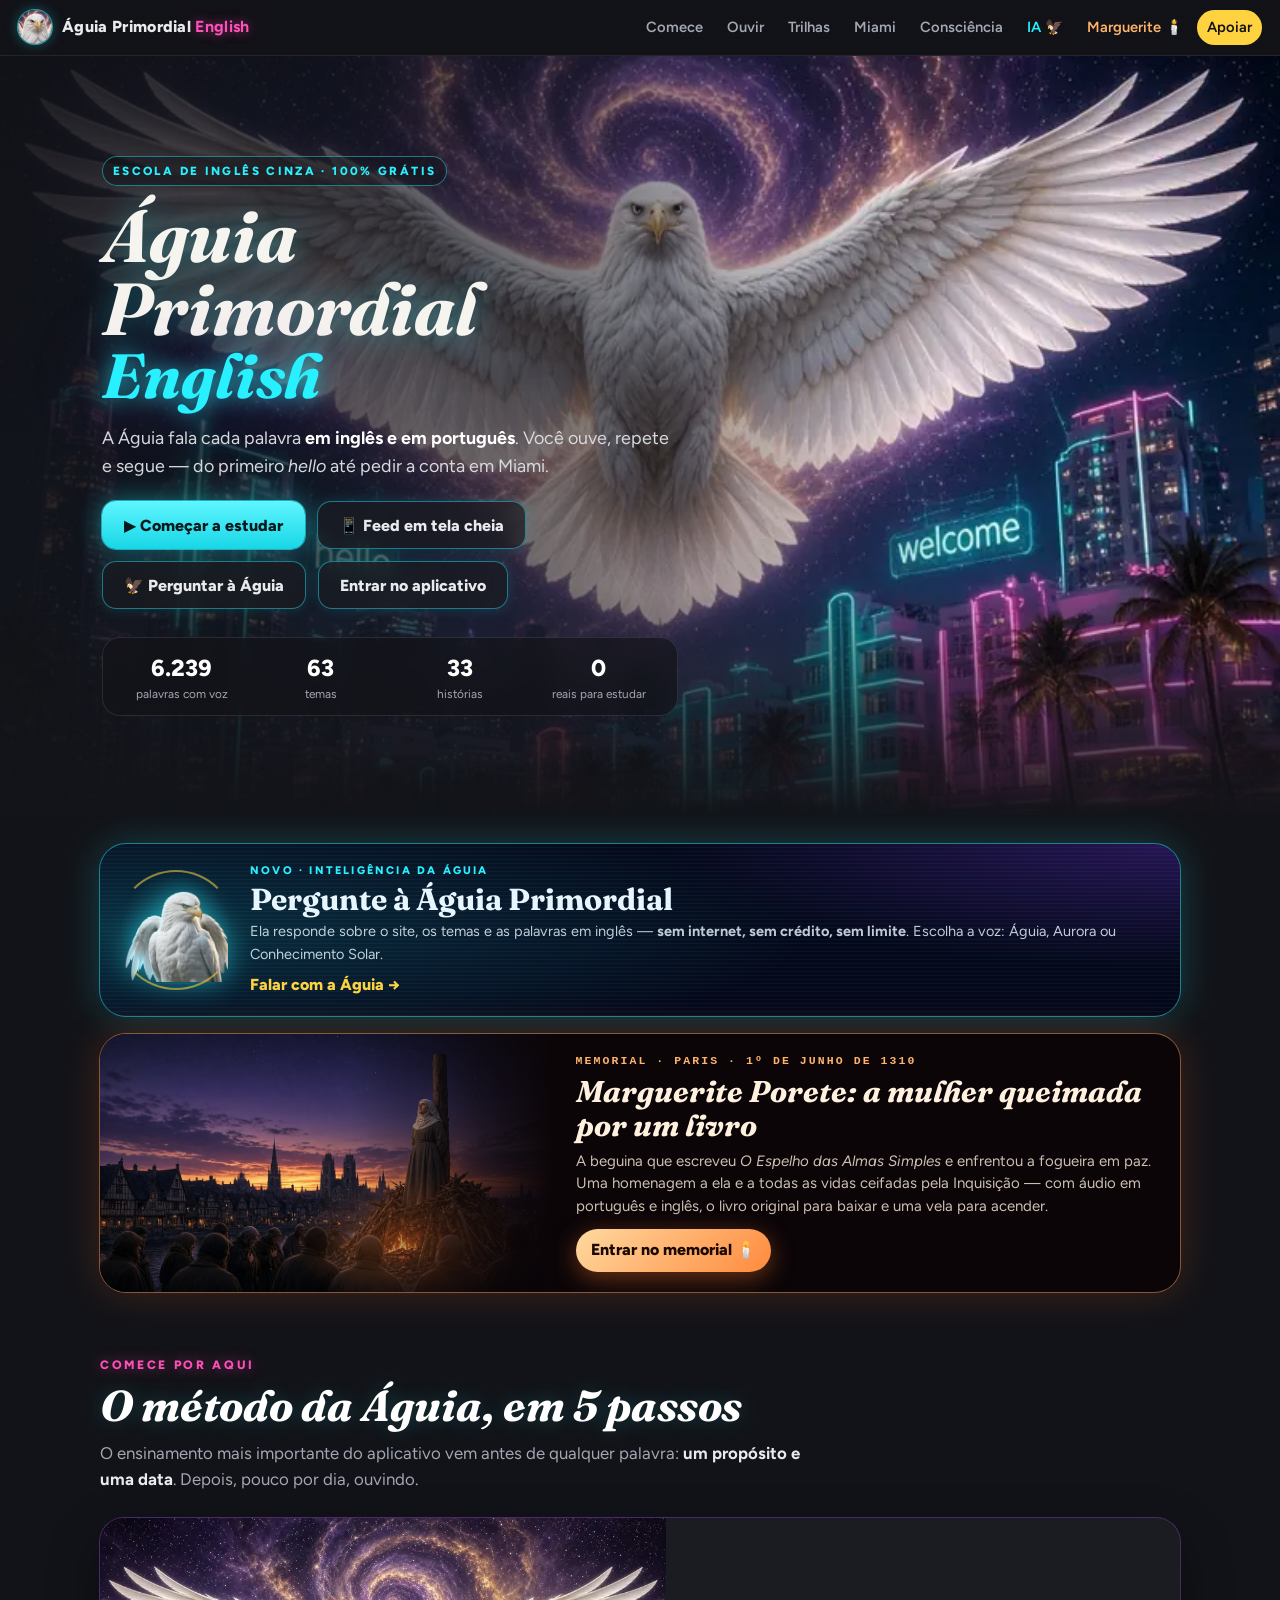
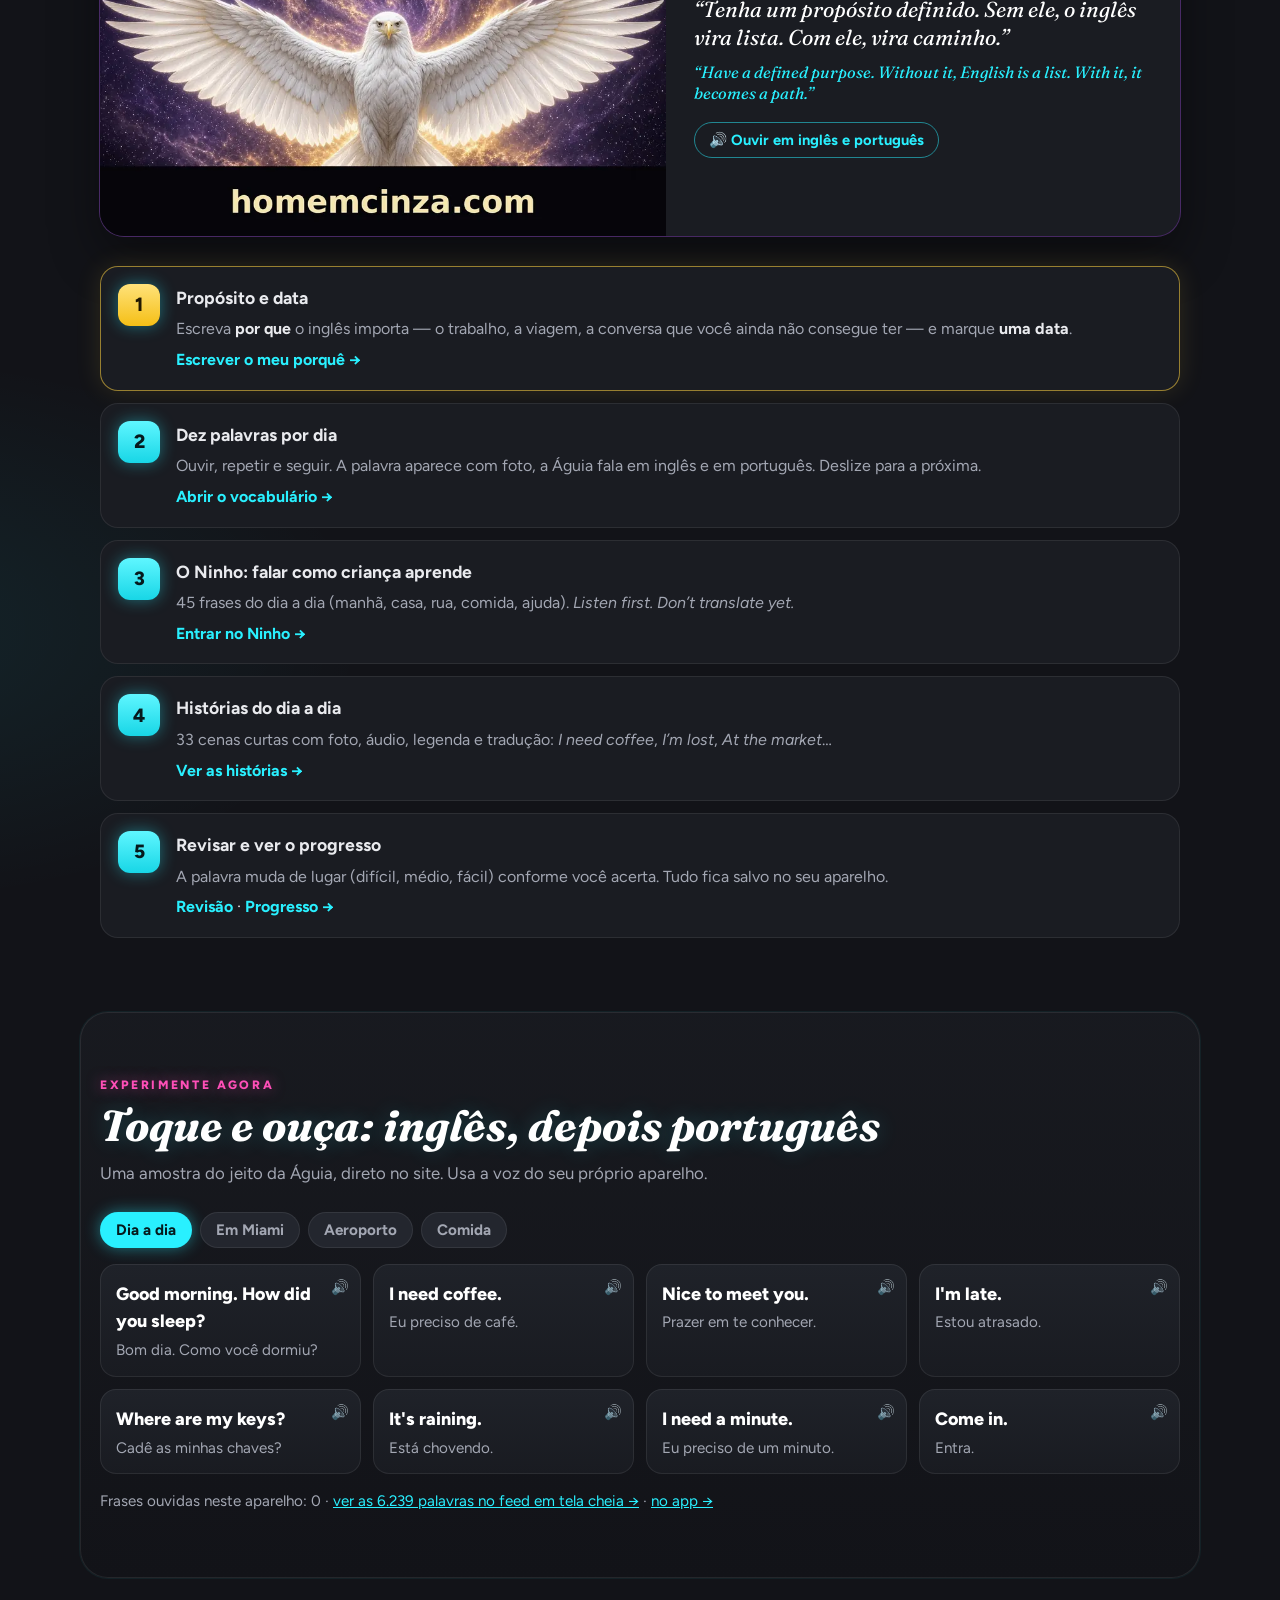
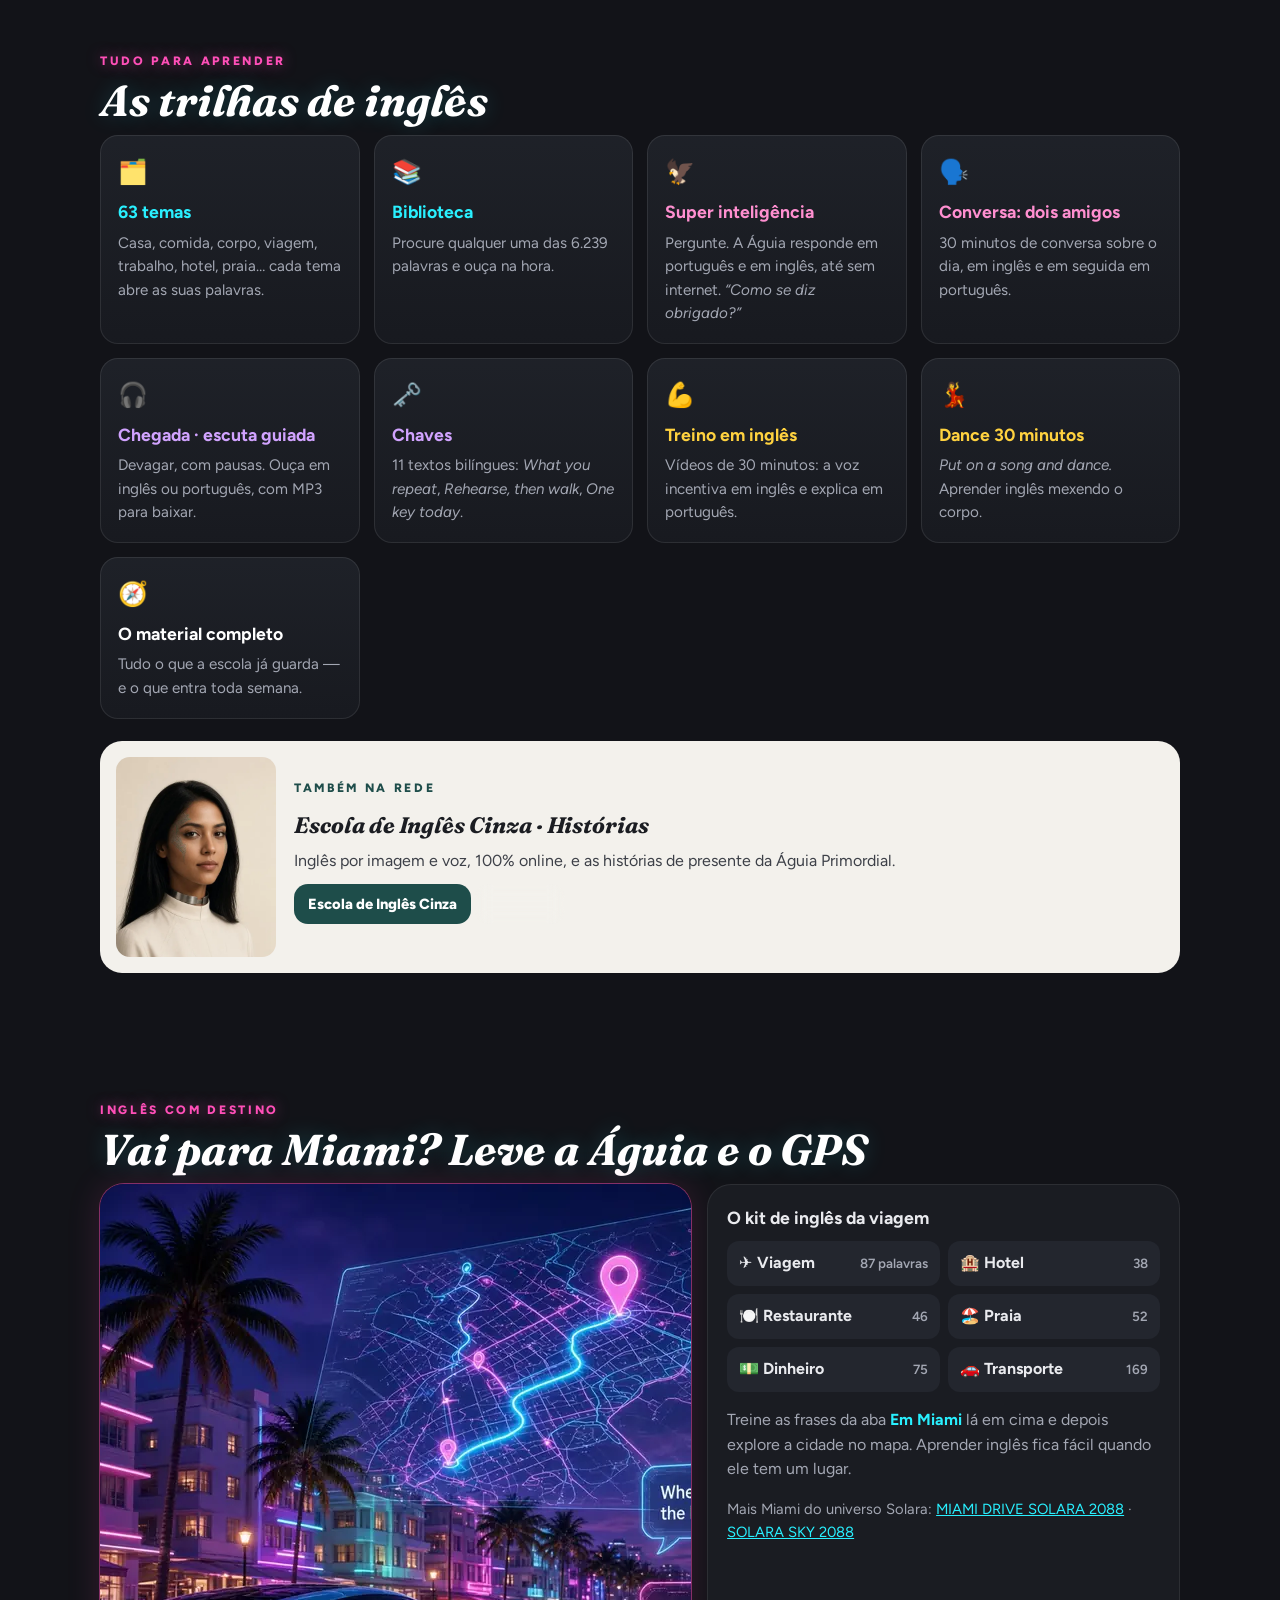
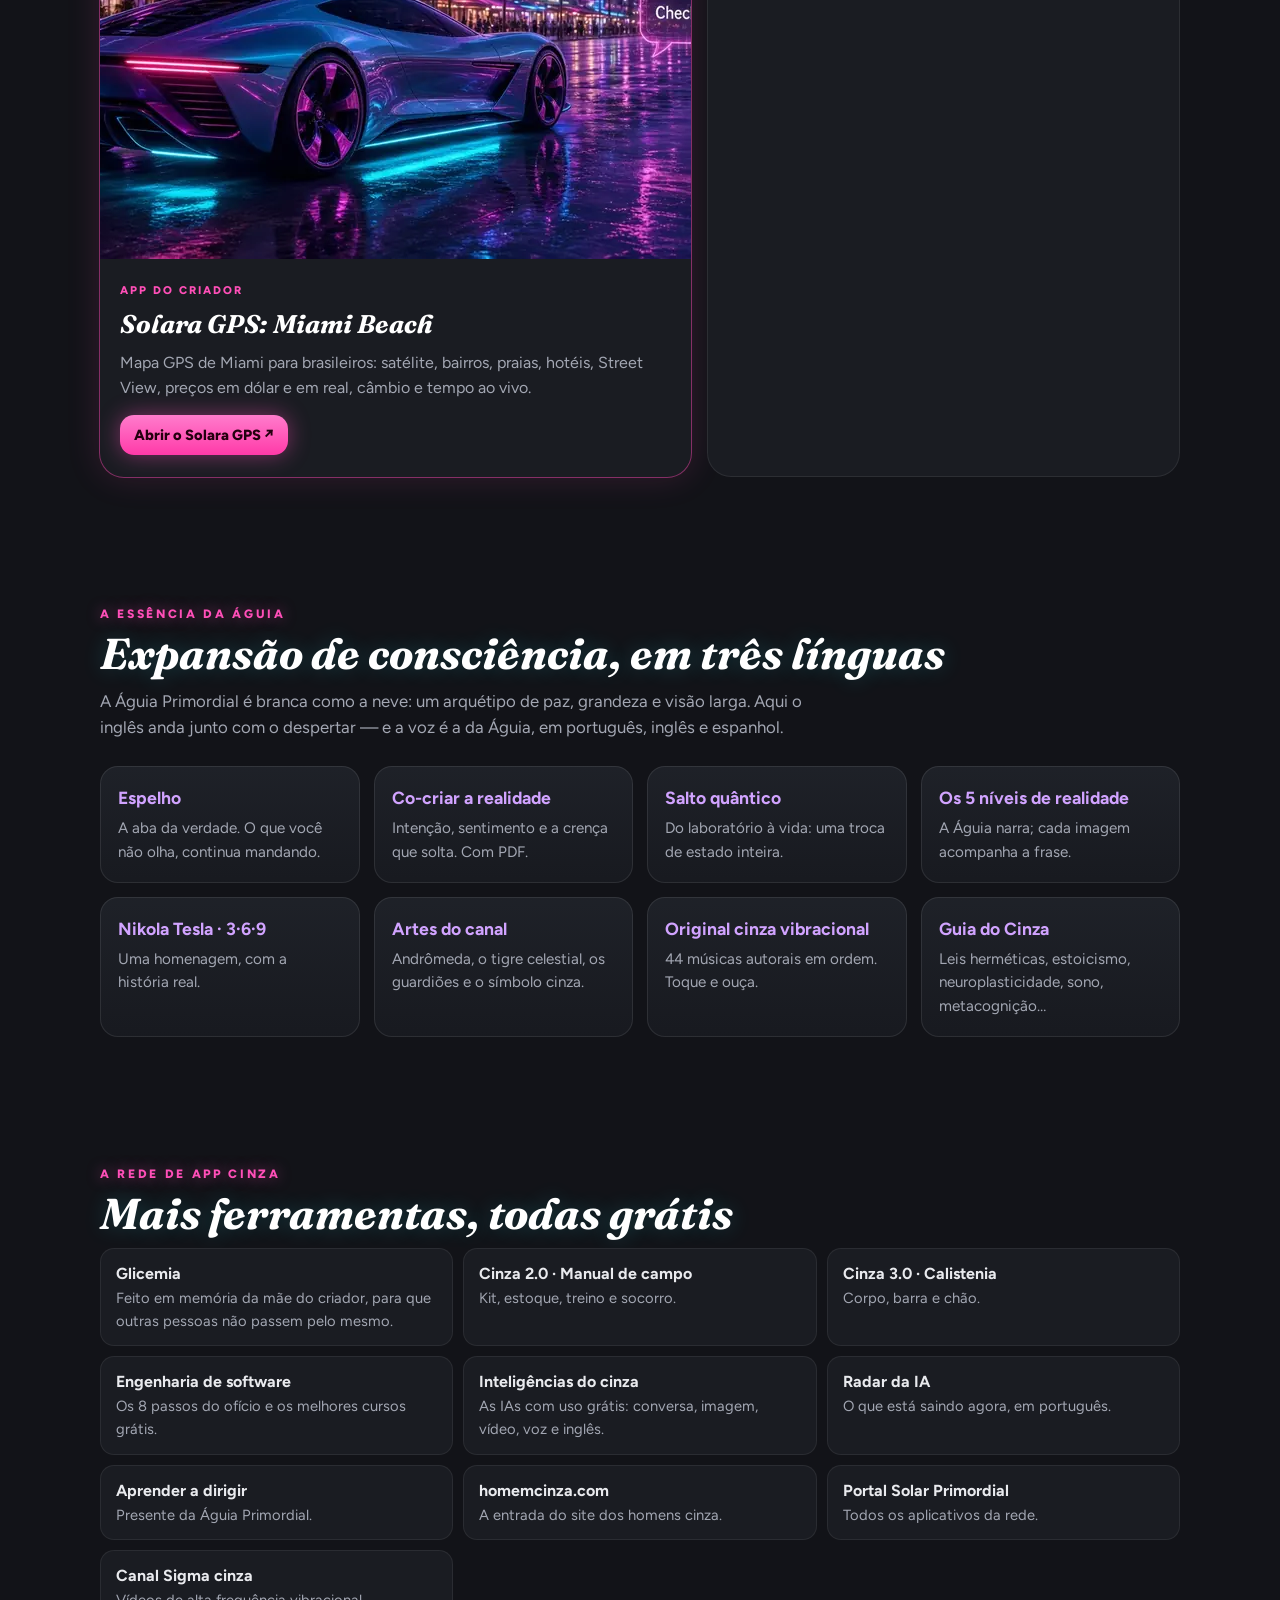
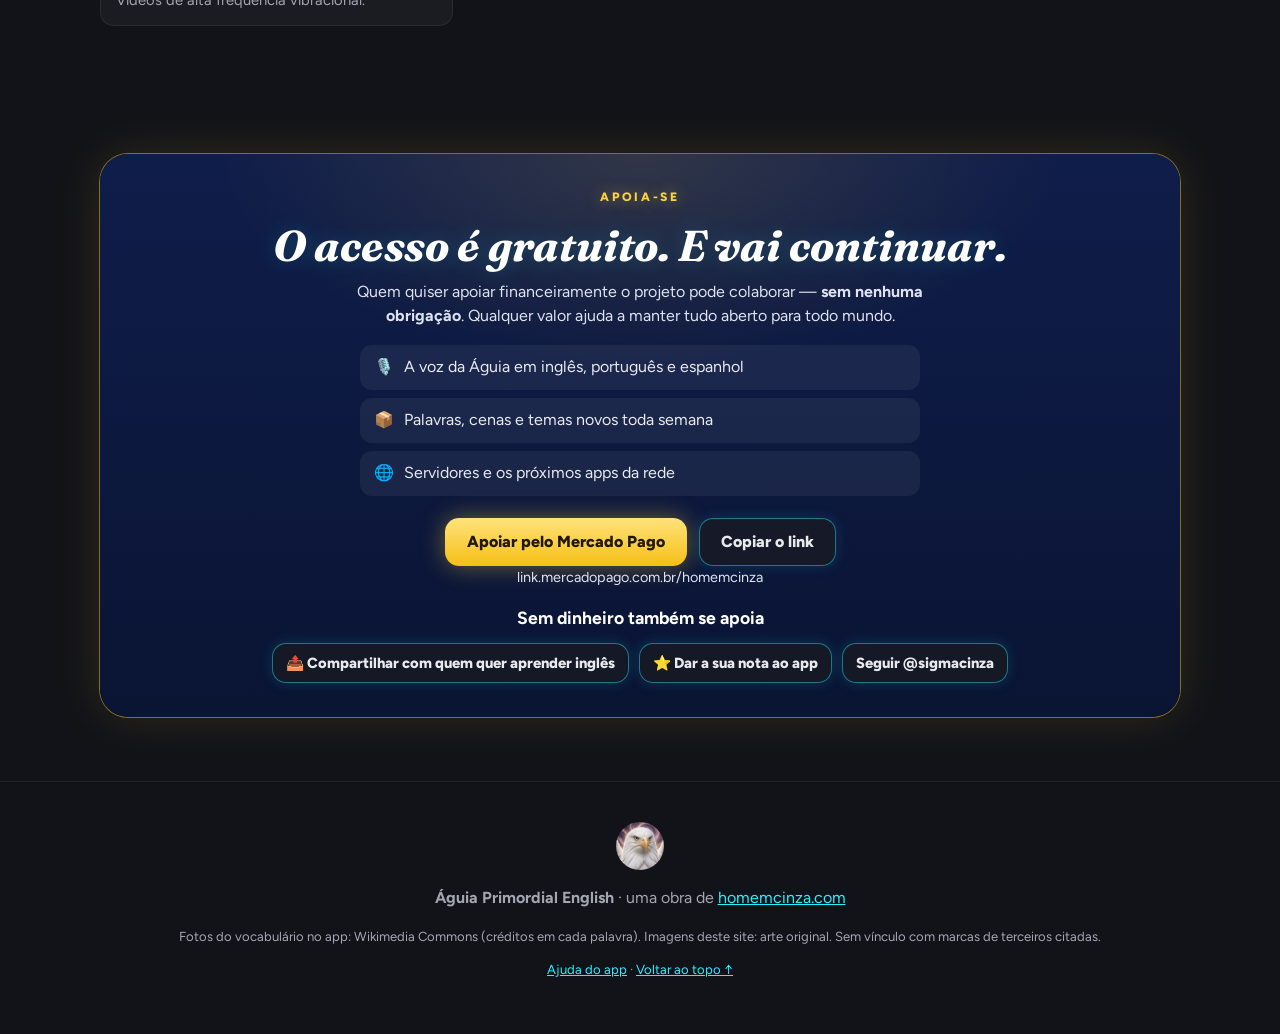
<file: index.html>
<!DOCTYPE html>
<html lang="pt-BR">
<head>
<meta charset="utf-8">
<meta name="viewport" content="width=device-width, initial-scale=1, viewport-fit=cover">
<title>Águia Primordial English · Inglês grátis com voz, do Brasil a Miami</title>
<meta name="description" content="Aprenda inglês ouvindo: a Águia Primordial fala cada palavra em inglês e em português. 6.239 palavras, 63 temas, histórias do dia a dia, frases para Miami. Grátis. homemcinza.com">
<meta name="theme-color" content="#121318">
<link rel="canonical" href="https://eusoudaquintadimensao-creator.github.io/aguia-primordial-english/">
<meta property="og:type" content="website">
<meta property="og:title" content="Águia Primordial English · Inglês grátis com voz">
<meta property="og:description" content="A Águia fala em inglês e em português. 6.239 palavras, 63 temas, histórias e o inglês de Miami. Grátis.">
<meta property="og:image" content="https://eusoudaquintadimensao-creator.github.io/aguia-primordial-english/img/og.jpg">
<meta property="og:image:width" content="1200"><meta property="og:image:height" content="630">
<meta name="twitter:card" content="summary_large_image">
<link rel="icon" href="img/icon-192.png">
<link rel="apple-touch-icon" href="img/apple-touch-icon.png">
<link rel="manifest" href="manifest.webmanifest">
<link rel="preload" as="image" href="img/hero-m.webp" media="(max-width: 760px)">
<link rel="preload" as="image" href="img/hero.webp" media="(min-width: 761px)">
<link rel="preconnect" href="https://fonts.googleapis.com"><link rel="preconnect" href="https://fonts.gstatic.com" crossorigin>
<link rel="stylesheet" href="https://fonts.googleapis.com/css2?family=Figtree:wght@400;600;700;800&family=Fraunces:ital,opsz,wght@1,9..144,600;1,9..144,700&display=swap">
<link rel="stylesheet" href="style.css">
</head>
<body>
<a class="pular" href="#comece">Pular para o conteúdo</a>
<header class="topo" id="topo">
  <a class="marca" href="#topo" aria-label="Início"><img src="img/aguia-olhar.webp" alt="" width="34" height="34"><span>Águia Primordial <b>English</b></span></a>
  <nav class="nav" aria-label="Seções">
    <a href="#comece">Comece</a><a href="#ouvir">Ouvir</a><a href="#trilhas">Trilhas</a><a href="#miami">Miami</a><a href="#consciencia">Consciência</a><a href="ia/" class="nav-ia">IA 🦅</a><a href="marguerite/" class="nav-mp">Marguerite 🕯️</a><a href="#apoie" class="nav-apoio">Apoiar</a>
  </nav>
</header>

<main>
<section class="hero">
  <picture>
    <source media="(max-width: 760px)" srcset="img/hero-m.webp">
    <img class="hero-img" src="img/hero.webp" alt="A Águia Primordial, branca, de asas abertas sobre uma Miami futurista de neon, com palavras em inglês flutuando" width="1600" height="900" fetchpriority="high">
  </picture>
  <div class="hero-txt">
    <p class="selo">ESCOLA DE INGLÊS CINZA · 100% GRÁTIS</p>
    <h1><span class="h-a">Águia Primordial</span><span class="h-b">English</span></h1>
    <p class="lead">A Águia fala cada palavra <b>em inglês e em português</b>. Você ouve, repete e segue — do primeiro <i>hello</i> até pedir a conta em Miami.</p>
    <div class="ctas">
      <a class="btn btn-ciano" href="https://zippy-pilot-pine-lotus.grok.me/feed" target="_blank" rel="noopener" data-ev="estudar">▶ Começar a estudar</a>
      <a class="btn btn-vidro" href="feed/" data-ev="feed-site">📱 Feed em tela cheia</a>
      <a class="btn btn-vidro" href="ia/" data-ev="ia-hero">🦅 Perguntar à Águia</a>
      <a class="btn btn-vidro" href="https://zippy-pilot-pine-lotus.grok.me/cinza" target="_blank" rel="noopener">Entrar no aplicativo</a>
    </div>
    <ul class="numeros" aria-label="O acervo">
      <li><b data-n="6239">6.239</b><span>palavras com voz</span></li>
      <li><b data-n="63">63</b><span>temas</span></li>
      <li><b data-n="33">33</b><span>histórias</span></li>
      <li><b>0</b><span>reais para estudar</span></li>
    </ul>
  </div>
</section>


<!-- IA LOCAL EM DESTAQUE -->
<a class="ia-destaque" href="ia/" data-ev="ia-local" aria-label="Abrir a IA Águia Primordial">
  <span class="ia-ave"><img src="ia/img/aguia-480.webp" alt="" width="480" height="480" loading="lazy"><i></i></span>
  <span class="ia-txt"><small>NOVO · INTELIGÊNCIA DA ÁGUIA</small><b>Pergunte à Águia Primordial</b><span>Ela responde sobre o site, os temas e as palavras em inglês — <b>sem internet, sem crédito, sem limite</b>. Escolha a voz: Águia, Aurora ou Conhecimento Solar.</span><em>Falar com a Águia →</em></span>
</a>


<!-- MEMORIAL MARGUERITE PORETE -->
<a class="mp-destaque" href="marguerite/" data-ev="marguerite" aria-label="Abrir o memorial de Marguerite Porete">
  <span class="mp-img"><img src="marguerite/img/fogueira-d-480.webp" alt="Representação artística de Marguerite Porete na fogueira, em Paris, 1310" width="960" height="540" loading="lazy"><i aria-hidden="true"></i></span>
  <span class="mp-txt"><small>MEMORIAL · PARIS · 1º DE JUNHO DE 1310</small><b>Marguerite Porete: a mulher queimada por um livro</b><span>A beguina que escreveu <i>O Espelho das Almas Simples</i> e enfrentou a fogueira em paz. Uma homenagem a ela e a todas as vidas ceifadas pela Inquisição — com áudio em português e inglês, o livro original para baixar e uma vela para acender.</span><em>Entrar no memorial 🕯️</em></span>
</a>

<!-- 1. O MAIS IMPORTANTE PRIMEIRO -->
<section class="bloco" id="comece">
  <p class="olho">COMECE POR AQUI</p>
  <h2>O método da Águia, em 5 passos</h2>
  <p class="sub">O ensinamento mais importante do aplicativo vem antes de qualquer palavra: <b>um propósito e uma data</b>. Depois, pouco por dia, ouvindo.</p>

  <figure class="citacao">
    <img src="img/aguia-asas.webp" alt="" loading="lazy" width="900" height="506">
    <blockquote>
      <p>“Tenha um propósito definido. Sem ele, o inglês vira lista. Com ele, vira caminho.”</p>
      <p class="en" lang="en">“Have a defined purpose. Without it, English is a list. With it, it becomes a path.”</p>
      <button class="ouvir-cit" type="button" data-en="Have a defined purpose. Without it, English is a list. With it, it becomes a path." data-pt="Tenha um propósito definido. Sem ele, o inglês vira lista. Com ele, vira caminho.">🔊 Ouvir em inglês e português</button>
    </blockquote>
  </figure>

  <ol class="passos">
    <li><span class="n">1</span><div><h3>Propósito e data</h3><p>Escreva <b>por que</b> o inglês importa — o trabalho, a viagem, a conversa que você ainda não consegue ter — e marque <b>uma data</b>.</p><a href="https://zippy-pilot-pine-lotus.grok.me/plans" target="_blank" rel="noopener">Escrever o meu porquê →</a></div></li>
    <li><span class="n">2</span><div><h3>Dez palavras por dia</h3><p>Ouvir, repetir e seguir. A palavra aparece com foto, a Águia fala em inglês e em português. Deslize para a próxima.</p><a href="https://zippy-pilot-pine-lotus.grok.me/play/todas" target="_blank" rel="noopener">Abrir o vocabulário →</a></div></li>
    <li><span class="n">3</span><div><h3>O Ninho: falar como criança aprende</h3><p>45 frases do dia a dia (manhã, casa, rua, comida, ajuda). <i>Listen first. Don’t translate yet.</i></p><a href="https://zippy-pilot-pine-lotus.grok.me/ninho" target="_blank" rel="noopener">Entrar no Ninho →</a></div></li>
    <li><span class="n">4</span><div><h3>Histórias do dia a dia</h3><p>33 cenas curtas com foto, áudio, legenda e tradução: <i>I need coffee</i>, <i>I’m lost</i>, <i>At the market</i>…</p><a href="https://zippy-pilot-pine-lotus.grok.me/stories" target="_blank" rel="noopener">Ver as histórias →</a></div></li>
    <li><span class="n">5</span><div><h3>Revisar e ver o progresso</h3><p>A palavra muda de lugar (difícil, médio, fácil) conforme você acerta. Tudo fica salvo no seu aparelho.</p><a href="https://zippy-pilot-pine-lotus.grok.me/revisao" target="_blank" rel="noopener">Revisão</a> · <a href="https://zippy-pilot-pine-lotus.grok.me/progress" target="_blank" rel="noopener">Progresso →</a></div></li>
  </ol>
</section>

<!-- 2. EXPERIMENTE AQUI -->
<section class="bloco vidro" id="ouvir">
  <p class="olho">EXPERIMENTE AGORA</p>
  <h2>Toque e ouça: inglês, depois português</h2>
  <p class="sub">Uma amostra do jeito da Águia, direto no site. Usa a voz do seu próprio aparelho.</p>
  <div class="abas" role="tablist">
    <button role="tab" aria-selected="true" data-cat="dia">Dia a dia</button>
    <button role="tab" aria-selected="false" data-cat="miami">Em Miami</button>
    <button role="tab" aria-selected="false" data-cat="aeroporto">Aeroporto</button>
    <button role="tab" aria-selected="false" data-cat="comida">Comida</button>
  </div>
  <div class="cartoes" id="cartoes" aria-live="polite"></div>
  <p class="contagem">Frases ouvidas neste aparelho: <span id="ouvidas">0</span> · <a href="feed/">ver as 6.239 palavras no feed em tela cheia →</a> · <a href="https://zippy-pilot-pine-lotus.grok.me/play/todas" target="_blank" rel="noopener">no app →</a></p>
</section>

<!-- 3. TRILHAS DE INGLÊS -->
<section class="bloco" id="trilhas">
  <p class="olho">TUDO PARA APRENDER</p>
  <h2>As trilhas de inglês</h2>
  <div class="grade">
    <a class="card c-ciano" href="https://zippy-pilot-pine-lotus.grok.me/temas" target="_blank" rel="noopener"><span class="ic">🗂️</span><h3>63 temas</h3><p>Casa, comida, corpo, viagem, trabalho, hotel, praia… cada tema abre as suas palavras.</p></a>
    <a class="card c-ciano" href="https://zippy-pilot-pine-lotus.grok.me/library" target="_blank" rel="noopener"><span class="ic">📚</span><h3>Biblioteca</h3><p>Procure qualquer uma das 6.239 palavras e ouça na hora.</p></a>
    <a class="card c-rosa" href="ia/"><span class="ic">🦅</span><h3>Super inteligência</h3><p>Pergunte. A Águia responde em português e em inglês, até sem internet. <i>“Como se diz obrigado?”</i></p></a>
    <a class="card c-rosa" href="https://zippy-pilot-pine-lotus.grok.me/conversa" target="_blank" rel="noopener"><span class="ic">🗣️</span><h3>Conversa: dois amigos</h3><p>30 minutos de conversa sobre o dia, em inglês e em seguida em português.</p></a>
    <a class="card c-roxo" href="https://zippy-pilot-pine-lotus.grok.me/silence" target="_blank" rel="noopener"><span class="ic">🎧</span><h3>Chegada · escuta guiada</h3><p>Devagar, com pausas. Ouça em inglês ou português, com MP3 para baixar.</p></a>
    <a class="card c-roxo" href="https://zippy-pilot-pine-lotus.grok.me/keys" target="_blank" rel="noopener"><span class="ic">🗝️</span><h3>Chaves</h3><p>11 textos bilíngues: <i>What you repeat</i>, <i>Rehearse, then walk</i>, <i>One key today</i>.</p></a>
    <a class="card c-ouro" href="https://zippy-pilot-pine-lotus.grok.me/treino30" target="_blank" rel="noopener"><span class="ic">💪</span><h3>Treino em inglês</h3><p>Vídeos de 30 minutos: a voz incentiva em inglês e explica em português.</p></a>
    <a class="card c-ouro" href="https://zippy-pilot-pine-lotus.grok.me/danca" target="_blank" rel="noopener"><span class="ic">💃</span><h3>Dance 30 minutos</h3><p><i>Put on a song and dance.</i> Aprender inglês mexendo o corpo.</p></a>
    <a class="card" href="https://zippy-pilot-pine-lotus.grok.me/material" target="_blank" rel="noopener"><span class="ic">🧭</span><h3>O material completo</h3><p>Tudo o que a escola já guarda — e o que entra toda semana.</p></a>
  </div>
  <div class="mira">
    <img src="img/mira.webp" alt="Mira, apresentadora do inglês por imagem e voz" loading="lazy" width="480" height="720">
    <div><p class="olho">TAMBÉM NA REDE</p><h3>Escola de Inglês Cinza · Histórias</h3><p>Inglês por imagem e voz, 100% online, e as histórias de presente da Águia Primordial.</p>
      <p class="links"><a class="btn btn-vidro sm" href="https://royal-pepper-mountain-oasis.grok.me" target="_blank" rel="noopener">Escola de Inglês Cinza</a> <a class="btn btn-vidro sm" href="https://green-lilac-lilac-shadow.grok.me" target="_blank" rel="noopener">Histórias</a></p></div>
  </div>
</section>

<!-- 4. MIAMI -->
<section class="bloco miami" id="miami">
  <p class="olho">INGLÊS COM DESTINO</p>
  <h2>Vai para Miami? Leve a Águia e o GPS</h2>
  <div class="miami-grid">
    <a class="miami-card" href="https://solara-gps-miami-beach.conhecimento-solar.workers.dev/" target="_blank" rel="noopener">
      <img src="img/miami-gps.webp" alt="Ocean Drive futurista com mapa GPS holográfico e frases em inglês" loading="lazy" width="900" height="675">
      <div><span class="tag">APP DO CRIADOR</span><h3>Solara GPS: Miami Beach</h3><p>Mapa GPS de Miami para brasileiros: satélite, bairros, praias, hotéis, Street View, preços em dólar e em real, câmbio e tempo ao vivo.</p><span class="btn btn-rosa sm">Abrir o Solara GPS ↗</span></div>
    </a>
    <div class="kit">
      <h3>O kit de inglês da viagem</h3>
      <ul>
        <li><a href="https://zippy-pilot-pine-lotus.grok.me/temas" target="_blank" rel="noopener">✈️ Viagem <small>87 palavras</small></a></li>
        <li><a href="https://zippy-pilot-pine-lotus.grok.me/temas" target="_blank" rel="noopener">🏨 Hotel <small>38</small></a></li>
        <li><a href="https://zippy-pilot-pine-lotus.grok.me/temas" target="_blank" rel="noopener">🍽️ Restaurante <small>46</small></a></li>
        <li><a href="https://zippy-pilot-pine-lotus.grok.me/temas" target="_blank" rel="noopener">🏖️ Praia <small>52</small></a></li>
        <li><a href="https://zippy-pilot-pine-lotus.grok.me/temas" target="_blank" rel="noopener">💵 Dinheiro <small>75</small></a></li>
        <li><a href="https://zippy-pilot-pine-lotus.grok.me/temas" target="_blank" rel="noopener">🚗 Transporte <small>169</small></a></li>
      </ul>
      <p class="dica">Treine as frases da aba <b>Em Miami</b> lá em cima e depois explore a cidade no mapa. Aprender inglês fica fácil quando ele tem um lugar.</p>
      <p class="mais">Mais Miami do universo Solara: <a href="https://miami-drive-solara-2088.conhecimento-solar.workers.dev" target="_blank" rel="noopener">MIAMI DRIVE SOLARA 2088</a> · <a href="https://solara-sky-2088.conhecimento-solar.workers.dev" target="_blank" rel="noopener">SOLARA SKY 2088</a></p>
    </div>
  </div>
</section>

<!-- 5. A ESSÊNCIA -->
<section class="bloco" id="consciencia">
  <p class="olho">A ESSÊNCIA DA ÁGUIA</p>
  <h2>Expansão de consciência, em três línguas</h2>
  <p class="sub">A Águia Primordial é branca como a neve: um arquétipo de paz, grandeza e visão larga. Aqui o inglês anda junto com o despertar — e a voz é a da Águia, em português, inglês e espanhol.</p>
  <div class="grade g-sm">
    <a class="card c-roxo" href="https://zippy-pilot-pine-lotus.grok.me/espelho" target="_blank" rel="noopener"><h3>Espelho</h3><p>A aba da verdade. O que você não olha, continua mandando.</p></a>
    <a class="card c-roxo" href="https://zippy-pilot-pine-lotus.grok.me/portal" target="_blank" rel="noopener"><h3>Co-criar a realidade</h3><p>Intenção, sentimento e a crença que solta. Com PDF.</p></a>
    <a class="card c-roxo" href="https://zippy-pilot-pine-lotus.grok.me/salto" target="_blank" rel="noopener"><h3>Salto quântico</h3><p>Do laboratório à vida: uma troca de estado inteira.</p></a>
    <a class="card c-roxo" href="https://zippy-pilot-pine-lotus.grok.me/niveis" target="_blank" rel="noopener"><h3>Os 5 níveis de realidade</h3><p>A Águia narra; cada imagem acompanha a frase.</p></a>
    <a class="card c-roxo" href="https://zippy-pilot-pine-lotus.grok.me/tesla" target="_blank" rel="noopener"><h3>Nikola Tesla · 3·6·9</h3><p>Uma homenagem, com a história real.</p></a>
    <a class="card c-roxo" href="https://zippy-pilot-pine-lotus.grok.me/artes" target="_blank" rel="noopener"><h3>Artes do canal</h3><p>Andrômeda, o tigre celestial, os guardiões e o símbolo cinza.</p></a>
    <a class="card c-roxo" href="https://zippy-pilot-pine-lotus.grok.me/vibracional" target="_blank" rel="noopener"><h3>Original cinza vibracional</h3><p>44 músicas autorais em ordem. Toque e ouça.</p></a>
    <a class="card c-roxo" href="https://zippy-pilot-pine-lotus.grok.me/cinza" target="_blank" rel="noopener"><h3>Guia do Cinza</h3><p>Leis herméticas, estoicismo, neuroplasticidade, sono, metacognição…</p></a>
  </div>
</section>

<!-- 6. REDE / UTILIDADES -->
<section class="bloco" id="rede">
  <p class="olho">A REDE DE APP CINZA</p>
  <h2>Mais ferramentas, todas grátis</h2>
  <div class="lista">
    <a href="https://zippy-pilot-pine-lotus.grok.me/glicemia" target="_blank" rel="noopener"><b>Glicemia</b><span>Feito em memória da mãe do criador, para que outras pessoas não passem pelo mesmo.</span></a>
    <a href="https://zippy-pilot-pine-lotus.grok.me/campo" target="_blank" rel="noopener"><b>Cinza 2.0 · Manual de campo</b><span>Kit, estoque, treino e socorro.</span></a>
    <a href="https://zippy-pilot-pine-lotus.grok.me/calistenia" target="_blank" rel="noopener"><b>Cinza 3.0 · Calistenia</b><span>Corpo, barra e chão.</span></a>
    <a href="https://zippy-pilot-pine-lotus.grok.me/engenharia" target="_blank" rel="noopener"><b>Engenharia de software</b><span>Os 8 passos do ofício e os melhores cursos grátis.</span></a>
    <a href="https://zippy-pilot-pine-lotus.grok.me/inteligencias" target="_blank" rel="noopener"><b>Inteligências do cinza</b><span>As IAs com uso grátis: conversa, imagem, vídeo, voz e inglês.</span></a>
    <a href="https://zippy-pilot-pine-lotus.grok.me/radar" target="_blank" rel="noopener"><b>Radar da IA</b><span>O que está saindo agora, em português.</span></a>
    <a href="https://cloud-craft-berry-birch.grok.me" target="_blank" rel="noopener"><b>Aprender a dirigir</b><span>Presente da Águia Primordial.</span></a>
    <a href="https://homemcinza.com/" target="_blank" rel="noopener"><b>homemcinza.com</b><span>A entrada do site dos homens cinza.</span></a>
    <a href="https://rede-de-app.conhecimento-solar.workers.dev/" target="_blank" rel="noopener"><b>Portal Solar Primordial</b><span>Todos os aplicativos da rede.</span></a>
    <a href="https://www.youtube.com/@sigmacinza" target="_blank" rel="noopener"><b>Canal Sigma cinza</b><span>Vídeos de alta frequência vibracional.</span></a>
  </div>
</section>

<!-- 7. APOIO -->
<section class="bloco apoio" id="apoie">
  <div class="apoio-box">
    <p class="olho">APOIA-SE</p>
    <h2>O acesso é gratuito. E vai continuar.</h2>
    <p>Quem quiser apoiar financeiramente o projeto pode colaborar — <b>sem nenhuma obrigação</b>. Qualquer valor ajuda a manter tudo aberto para todo mundo.</p>
    <ul class="destino">
      <li><span>🎙️</span>A voz da Águia em inglês, português e espanhol</li>
      <li><span>📦</span>Palavras, cenas e temas novos toda semana</li>
      <li><span>🌐</span>Servidores e os próximos apps da rede</li>
    </ul>
    <div class="ctas">
      <a class="btn btn-ouro" href="https://link.mercadopago.com.br/homemcinza" target="_blank" rel="noopener" data-ev="apoio">Apoiar pelo Mercado Pago</a>
      <button class="btn btn-vidro" type="button" id="copiar" data-link="https://link.mercadopago.com.br/homemcinza">Copiar o link</button>
    </div>
    <p class="link-mp">link.mercadopago.com.br/homemcinza</p>
    <h3>Sem dinheiro também se apoia</h3>
    <div class="gratis">
      <button class="btn btn-vidro sm" type="button" id="compartilhar">📤 Compartilhar com quem quer aprender inglês</button>
      <a class="btn btn-vidro sm" href="https://zippy-pilot-pine-lotus.grok.me/nota" target="_blank" rel="noopener">⭐ Dar a sua nota ao app</a>
      <a class="btn btn-vidro sm" href="https://www.tiktok.com/@sigmacinza" target="_blank" rel="noopener">Seguir @sigmacinza</a>
    </div>
  </div>
</section>
</main>

<footer class="rodape">
  <img src="img/aguia-olhar.webp" alt="" width="48" height="48" loading="lazy">
  <p><b>Águia Primordial English</b> · uma obra de <a href="https://homemcinza.com/" target="_blank" rel="noopener">homemcinza.com</a></p>
  <p class="peq">Fotos do vocabulário no app: Wikimedia Commons (créditos em cada palavra). Imagens deste site: arte original. Sem vínculo com marcas de terceiros citadas.</p>
  <p class="peq"><a href="https://zippy-pilot-pine-lotus.grok.me/ajuda" target="_blank" rel="noopener">Ajuda do app</a> · <a href="#topo">Voltar ao topo ↑</a></p>
</footer>
<script src="app.js" defer></script>
</body>
</html>
</file>
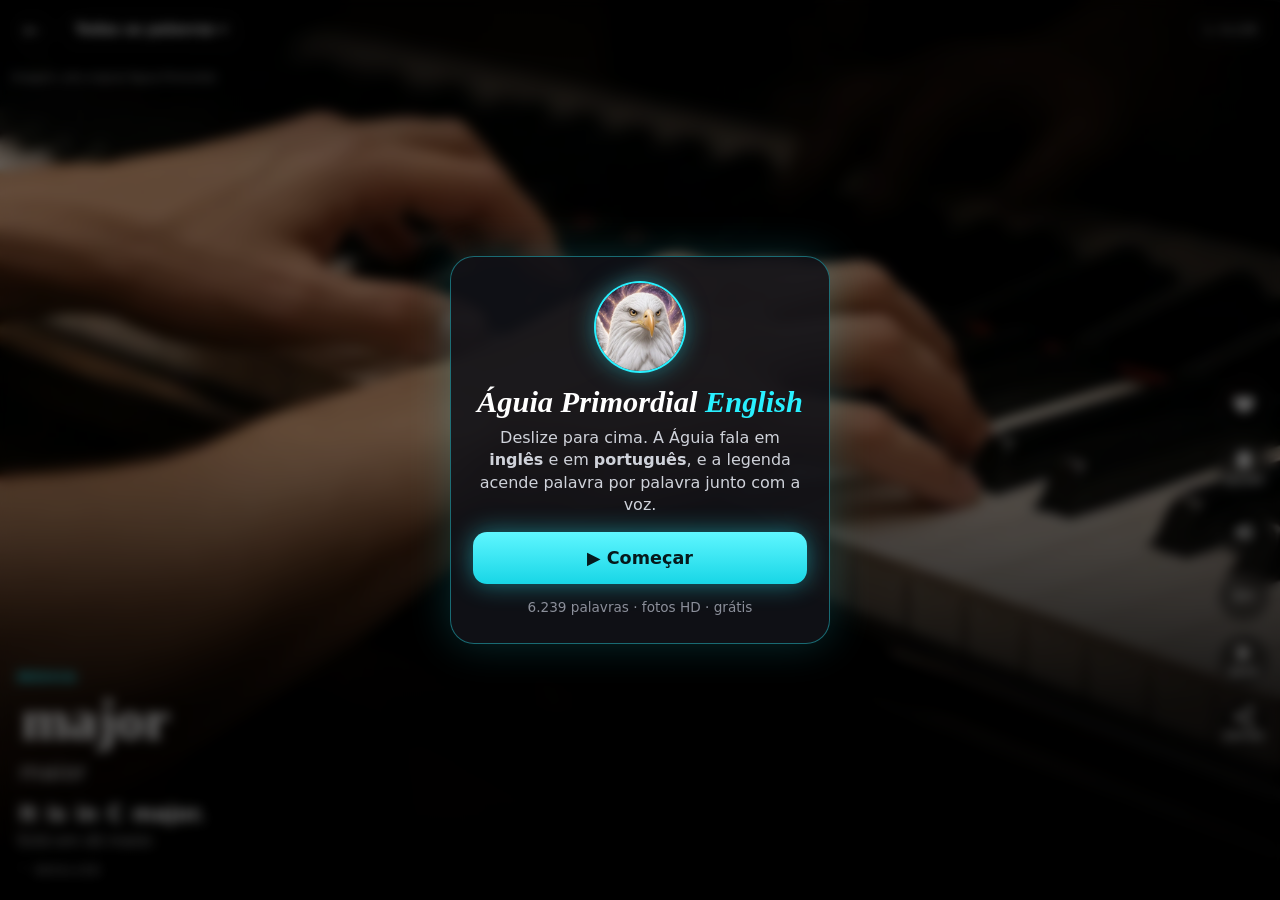
<file: feed/index.html>
<!DOCTYPE html>
<html lang="pt-BR">
<head>
<meta charset="utf-8">
<meta name="viewport" content="width=device-width, initial-scale=1, viewport-fit=cover, interactive-widget=resizes-content">
<title>Feed · Águia Primordial English</title>
<meta name="description" content="6.239 palavras em tela cheia: a Águia fala em inglês e em português, com legenda sincronizada palavra por palavra.">
<meta name="theme-color" content="#000000">
<link rel="icon" href="../img/icon-192.png">
<link rel="apple-touch-icon" href="../img/apple-touch-icon.png">
<link rel="manifest" href="../manifest.webmanifest">
<link rel="preconnect" href="https://upload.wikimedia.org" crossorigin>
<link rel="stylesheet" href="feed.css">
</head>
<body>
<div id="palco" class="palco" aria-live="off"></div>

<header class="barra">
  <a class="voltar" href="../" aria-label="Voltar ao site">←</a>
  <button class="tema" id="tema" type="button" aria-haspopup="dialog">Todas as palavras ▾</button>
  <span class="conta" id="conta">–</span>
</header>

<nav class="trilho" aria-label="Ações">
  <button type="button" id="b-curtir" aria-label="Curtir" aria-pressed="false"><svg viewBox="0 0 24 24"><path d="M12 21s-7.5-4.6-9.6-9.2C.9 8.4 3 4.5 6.8 4.5c2.1 0 3.6 1.2 4.2 2.4h2c.6-1.2 2.1-2.4 4.2-2.4 3.8 0 5.9 3.9 4.4 7.3C19.5 16.4 12 21 12 21z"/></svg></button>
  <button type="button" id="b-salvar" aria-label="Salvar o lugar" aria-pressed="false"><svg viewBox="0 0 24 24"><path d="M6 3h12v18l-6-4-6 4z"/></svg><small>SALVAR</small></button>
  <button type="button" id="b-ouvir" aria-label="Ouvir de novo"><svg viewBox="0 0 24 24"><path d="M4 9v6h4l5 4V5L8 9H4zm12.5 3a4.5 4.5 0 0 0-2.5-4v8a4.5 4.5 0 0 0 2.5-4zM14 3.2v2.1a7 7 0 0 1 0 13.4v2.1a9 9 0 0 0 0-17.6z"/></svg></button>
  <button type="button" id="b-vel" aria-label="Velocidade da voz"><b id="vel">1×</b></button>
  <button type="button" id="b-auto" aria-label="Avançar sozinho" aria-pressed="false"><svg viewBox="0 0 24 24"><path d="M7 4v16l11-8z"/></svg><small>AUTO</small></button>
  <button type="button" id="b-env" aria-label="Enviar"><svg viewBox="0 0 24 24"><circle cx="18" cy="5" r="3"/><circle cx="6" cy="12" r="3"/><circle cx="18" cy="19" r="3"/><path d="M8.6 13.5l6.8 4M15.4 6.5l-6.8 4" stroke="currentColor" stroke-width="2" fill="none"/></svg><small>ENVIAR</small></button>
</nav>

<div class="inicio" id="inicio" role="dialog" aria-label="Começar">
  <div class="inicio-box">
    <img src="../img/aguia-olhar.webp" alt="" width="88" height="88">
    <h1>Águia Primordial <span>English</span></h1>
    <p>Deslize para cima. A Águia fala em <b>inglês</b> e em <b>português</b>, e a legenda acende palavra por palavra junto com a voz.</p>
    <button class="btn" id="comecar" type="button">▶ Começar</button>
    <p class="peq">6.239 palavras · fotos HD · grátis</p>
  </div>
</div>

<dialog id="temas" class="temas"><form method="dialog"><h2>Temas</h2><div id="lista-temas" class="lista-temas"></div><button class="fechar" value="x">Fechar</button></form></dialog>
<div id="aviso" class="aviso" hidden></div>
<script src="feed.js" defer></script>
</body>
</html>
</file>
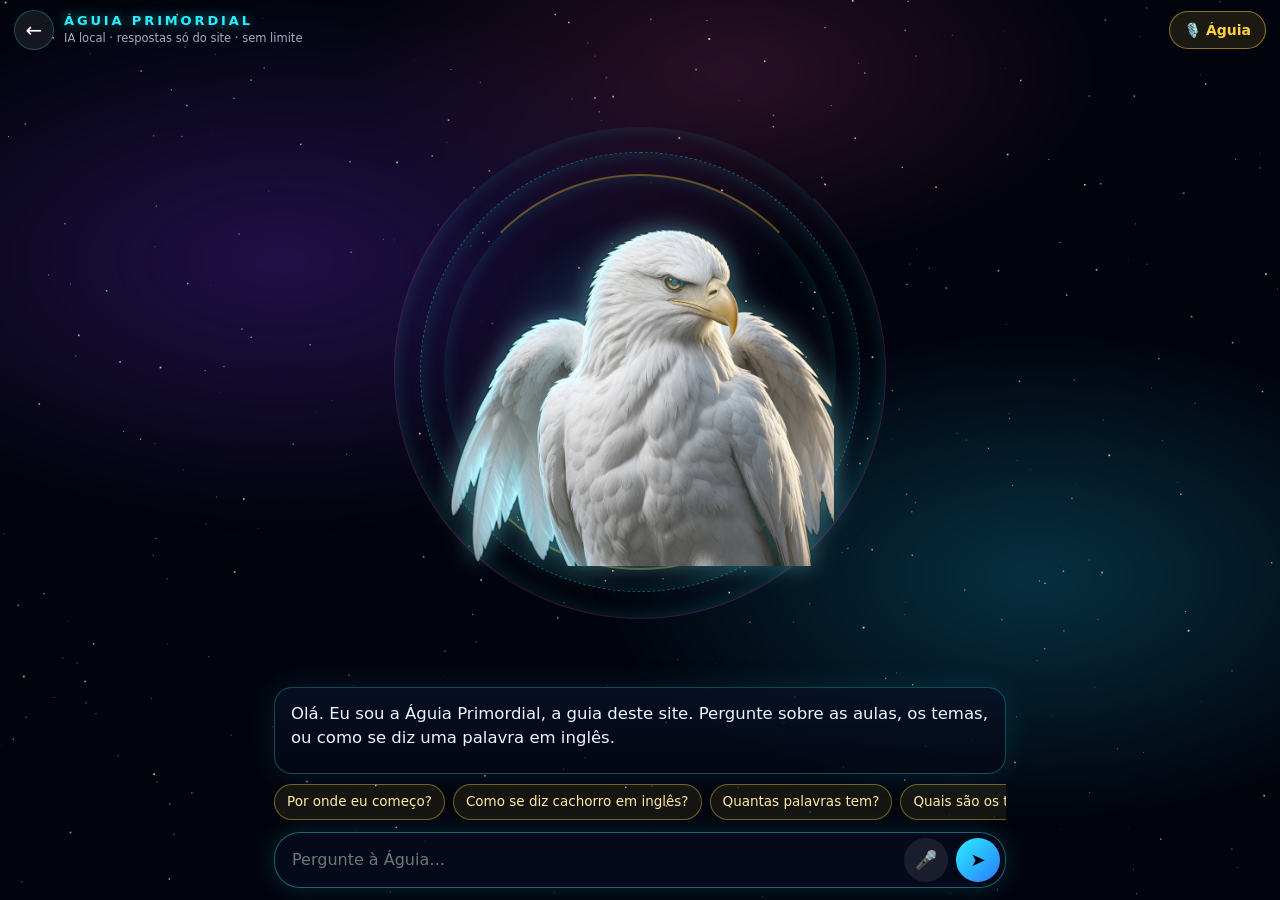
<file: ia/index.html>
<!DOCTYPE html>
<html lang="pt-BR">
<head>
<meta charset="utf-8">
<meta name="viewport" content="width=device-width, initial-scale=1, viewport-fit=cover, interactive-widget=resizes-content">
<title>IA Águia Primordial · funciona sem internet</title>
<meta name="description" content="Pergunte à Águia Primordial: ela responde sobre o site, os temas, as aulas e as palavras em inglês. Sem internet, sem crédito, sem limite.">
<meta name="theme-color" content="#02040d">
<link rel="icon" href="../img/icon-192.png">
<link rel="apple-touch-icon" href="../img/apple-touch-icon.png">
<link rel="manifest" href="../manifest.webmanifest">
<link rel="preload" href="img/aguia.webp" as="image">
<link rel="stylesheet" href="ia.css">
</head>
<body>
<canvas id="cosmos" aria-hidden="true"></canvas>
<div class="nebulosa" aria-hidden="true"></div>

<header class="topo">
  <a class="voltar" href="../" aria-label="Voltar ao site">←</a>
  <div class="titulo"><b>ÁGUIA PRIMORDIAL</b><small id="estado">IA local · funciona sem internet</small></div>
  <button class="b-vozes" id="b-vozes" type="button" aria-haspopup="true" aria-expanded="false">🎙️ <span id="voz-nome">Águia</span></button>
</header>
<div class="menu-vozes" id="menu-vozes" hidden role="menu" aria-label="Escolha a voz">
  <button role="menuitemradio" data-voz="aguia" aria-checked="true"><b>Águia</b><small>a voz da Águia Primordial</small></button>
  <button role="menuitemradio" data-voz="aurora" aria-checked="false"><b>Aurora</b><small>apresentadora do podcast Sol Nascente</small></button>
  <button role="menuitemradio" data-voz="solar" aria-checked="false"><b>Conhecimento Solar</b><small>o apresentador do app Conhecimento Solar</small></button>
  <button class="baixar" id="b-baixar" type="button">⬇ Guardar as vozes para usar sem internet</button>
</div>

<main class="cena" id="cena">
  <div class="orbita" id="orbita" aria-hidden="true"></div>
  <button class="aguia" id="aguia" type="button" aria-label="Tocar na Águia para ouvir">
    <span class="anel a1"></span><span class="anel a2"></span><span class="anel a3"></span>
    <span class="halo"></span>
    <img class="ave brilho" src="img/aguia.webp" alt="" width="900" height="900" aria-hidden="true">
    <img class="ave" src="img/aguia.webp" alt="A Águia Primordial, branca como a neve" width="900" height="900">
    <span class="onda" id="onda"><i></i><i></i><i></i><i></i><i></i><i></i><i></i></span>
  </button>
</main>

<section class="painel" id="painel" aria-live="polite">
  <div class="resposta" id="resposta">
    <p class="fala" id="fala">Olá. Eu sou a Águia Primordial, a guia deste site. Pergunte sobre as aulas, os temas, ou como se diz uma palavra em inglês.</p>
    <div class="fontes" id="fontes"></div>
  </div>
  <div class="sugestoes" id="sugestoes"></div>
  <form class="pergunta" id="form" autocomplete="off">
    <input id="q" type="text" enterkeyhint="send" placeholder="Pergunte à Águia…" aria-label="Sua pergunta">
    <button type="button" id="b-mic" class="mic" aria-label="Falar a pergunta" hidden>🎤</button>
    <button type="submit" class="enviar" aria-label="Enviar">➤</button>
  </form>
</section>
<script src="ia.js" defer></script>
</body>
</html>
</file>
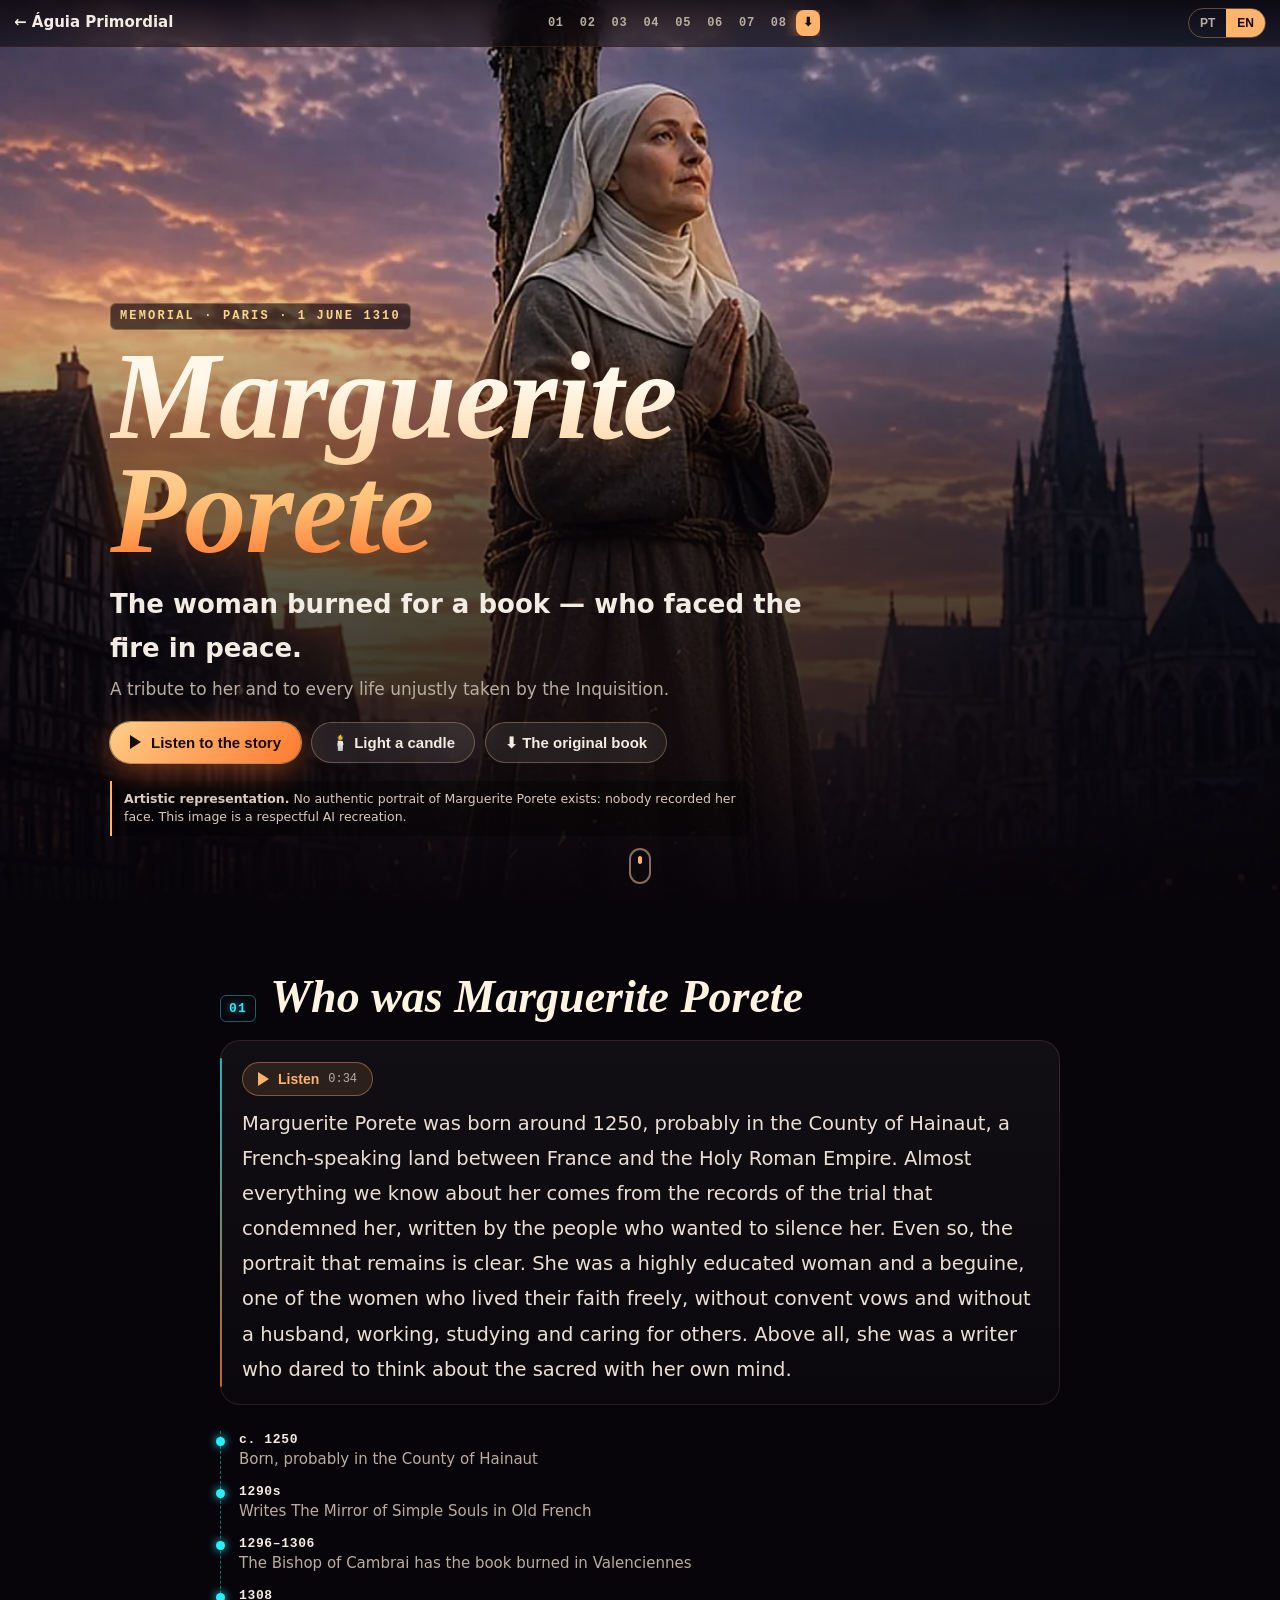
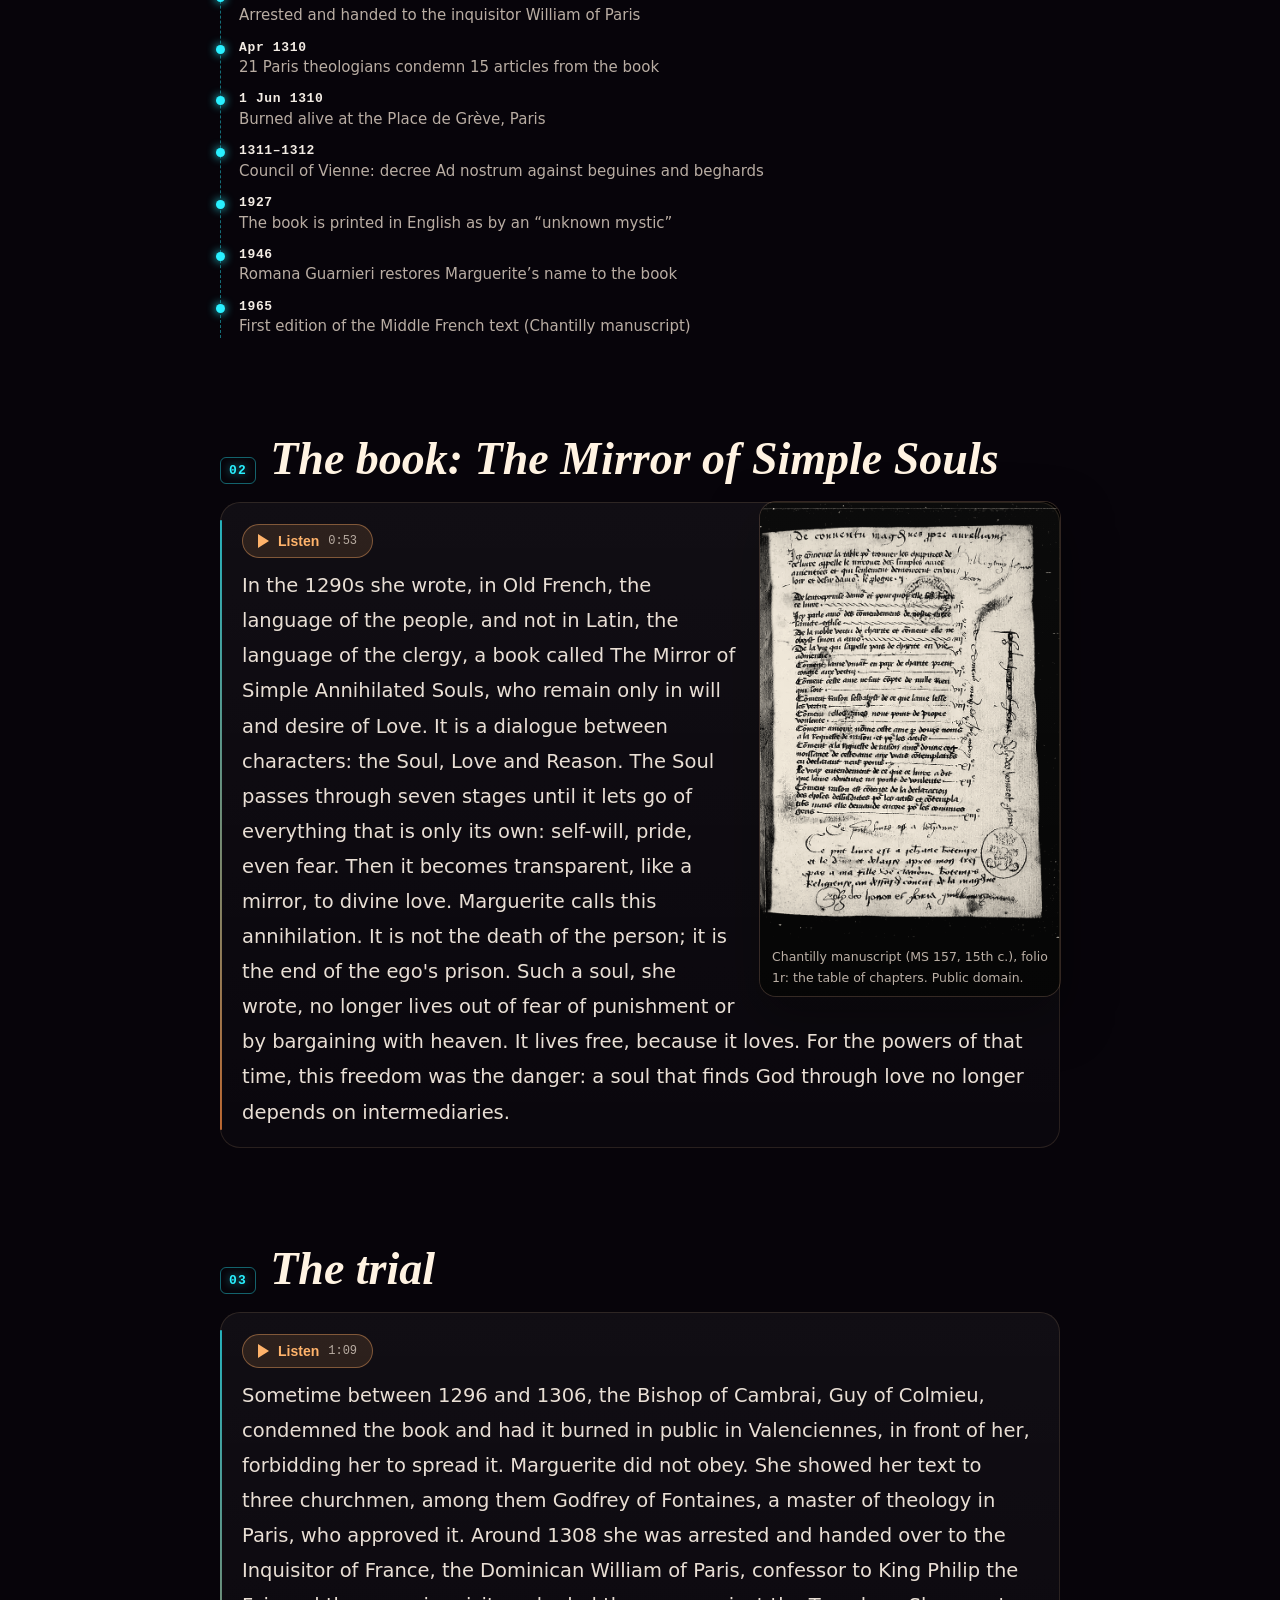
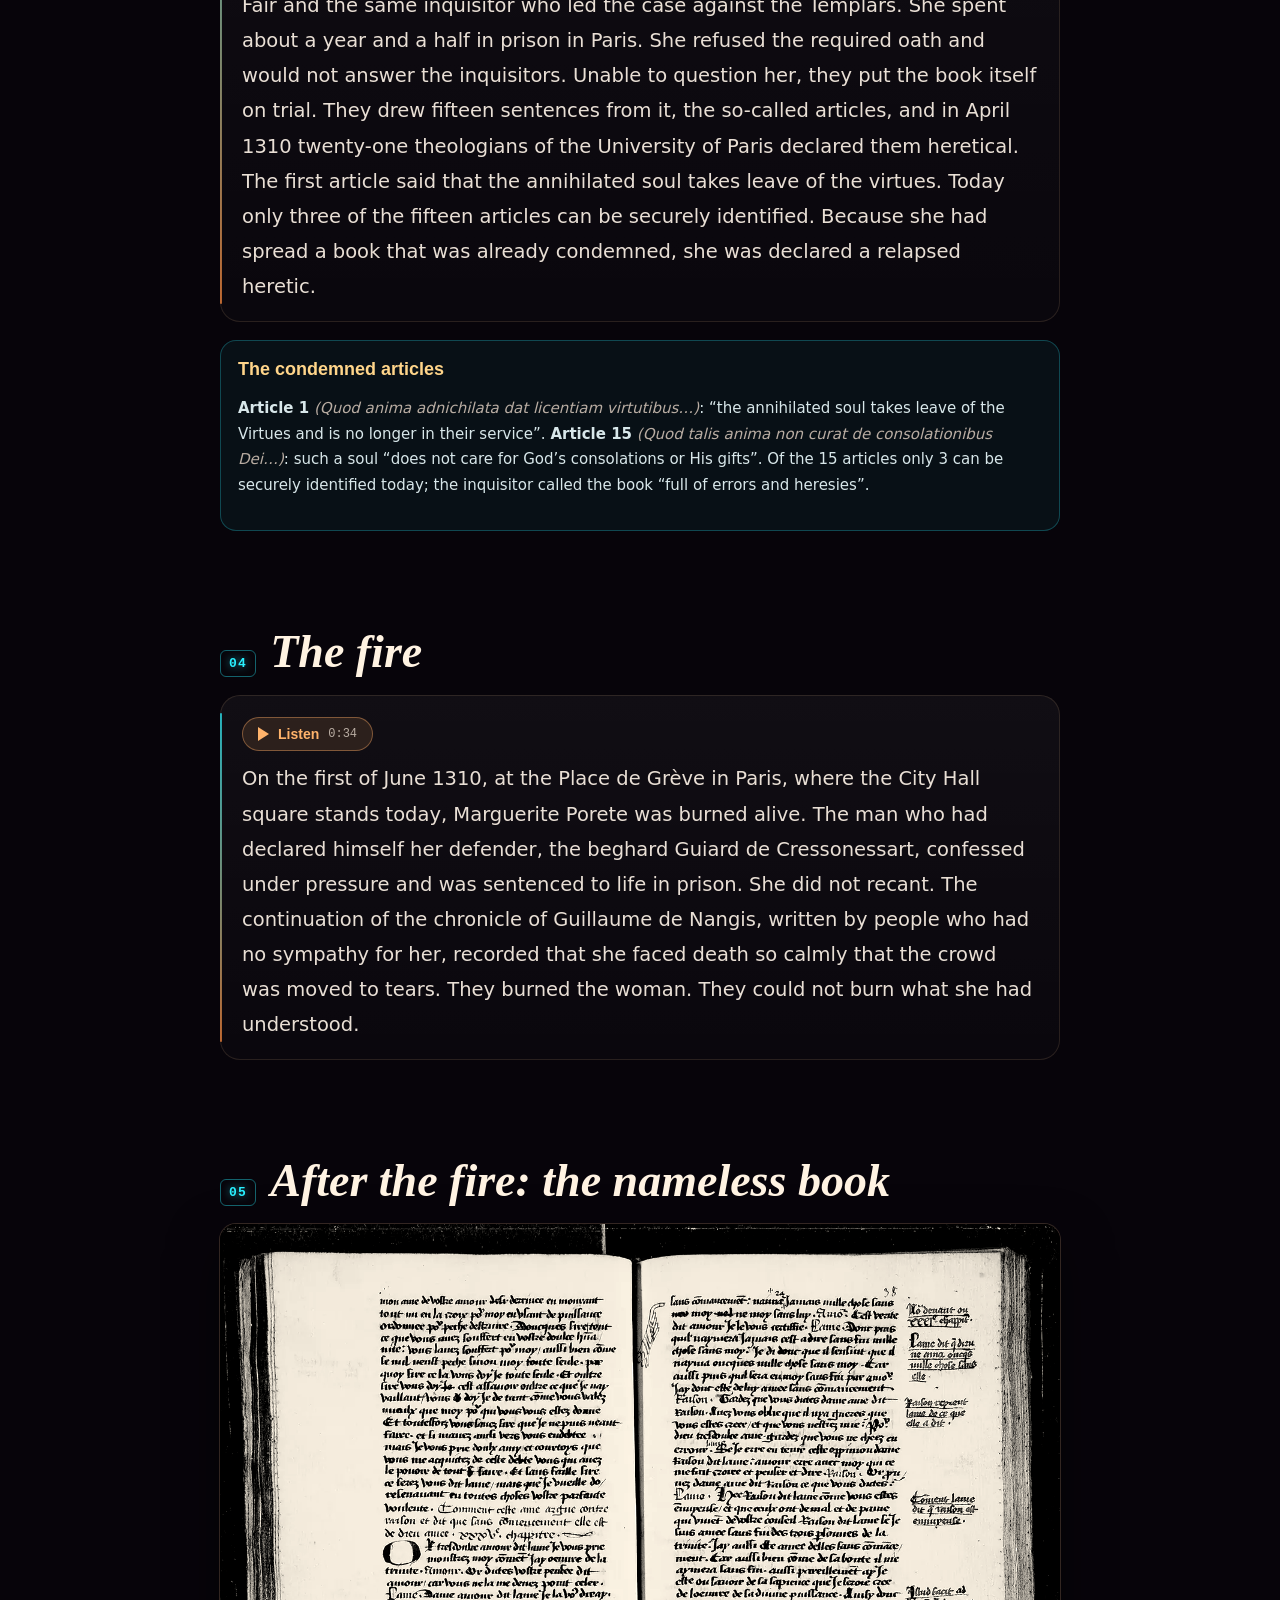
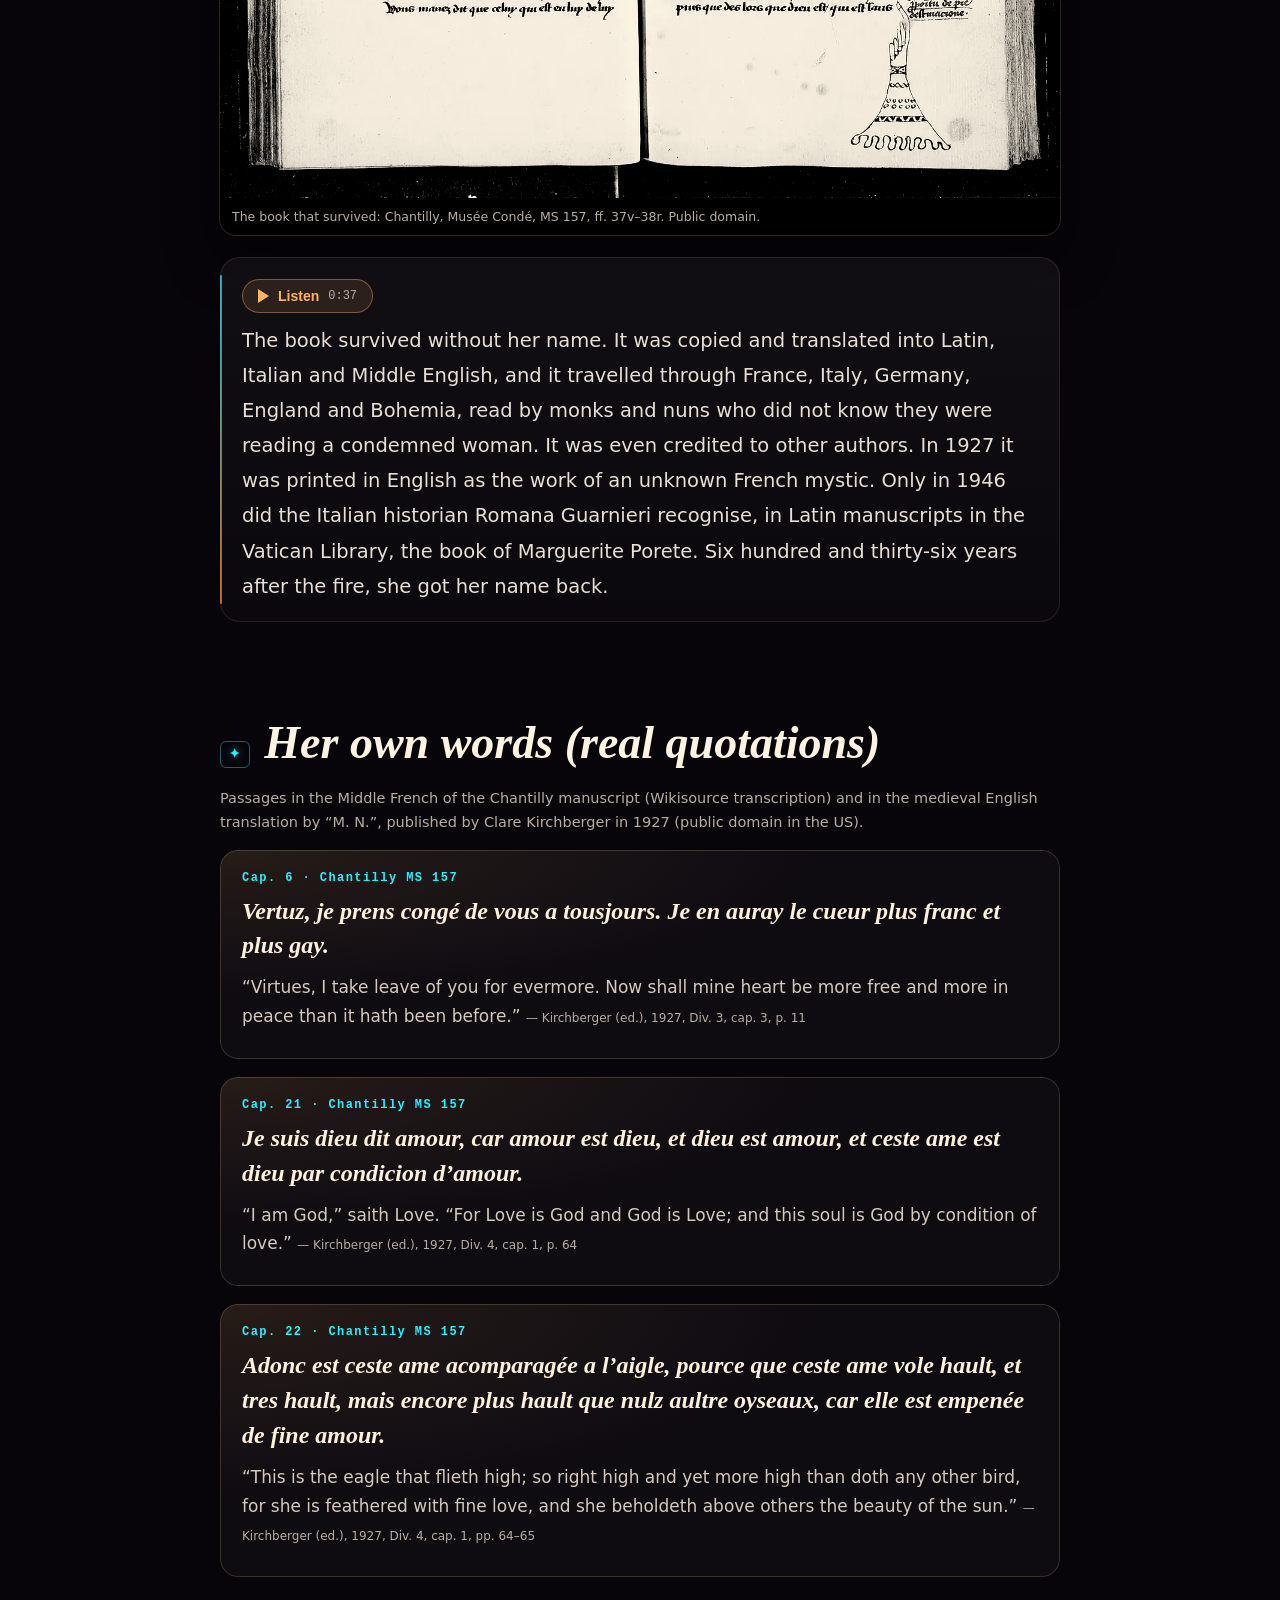
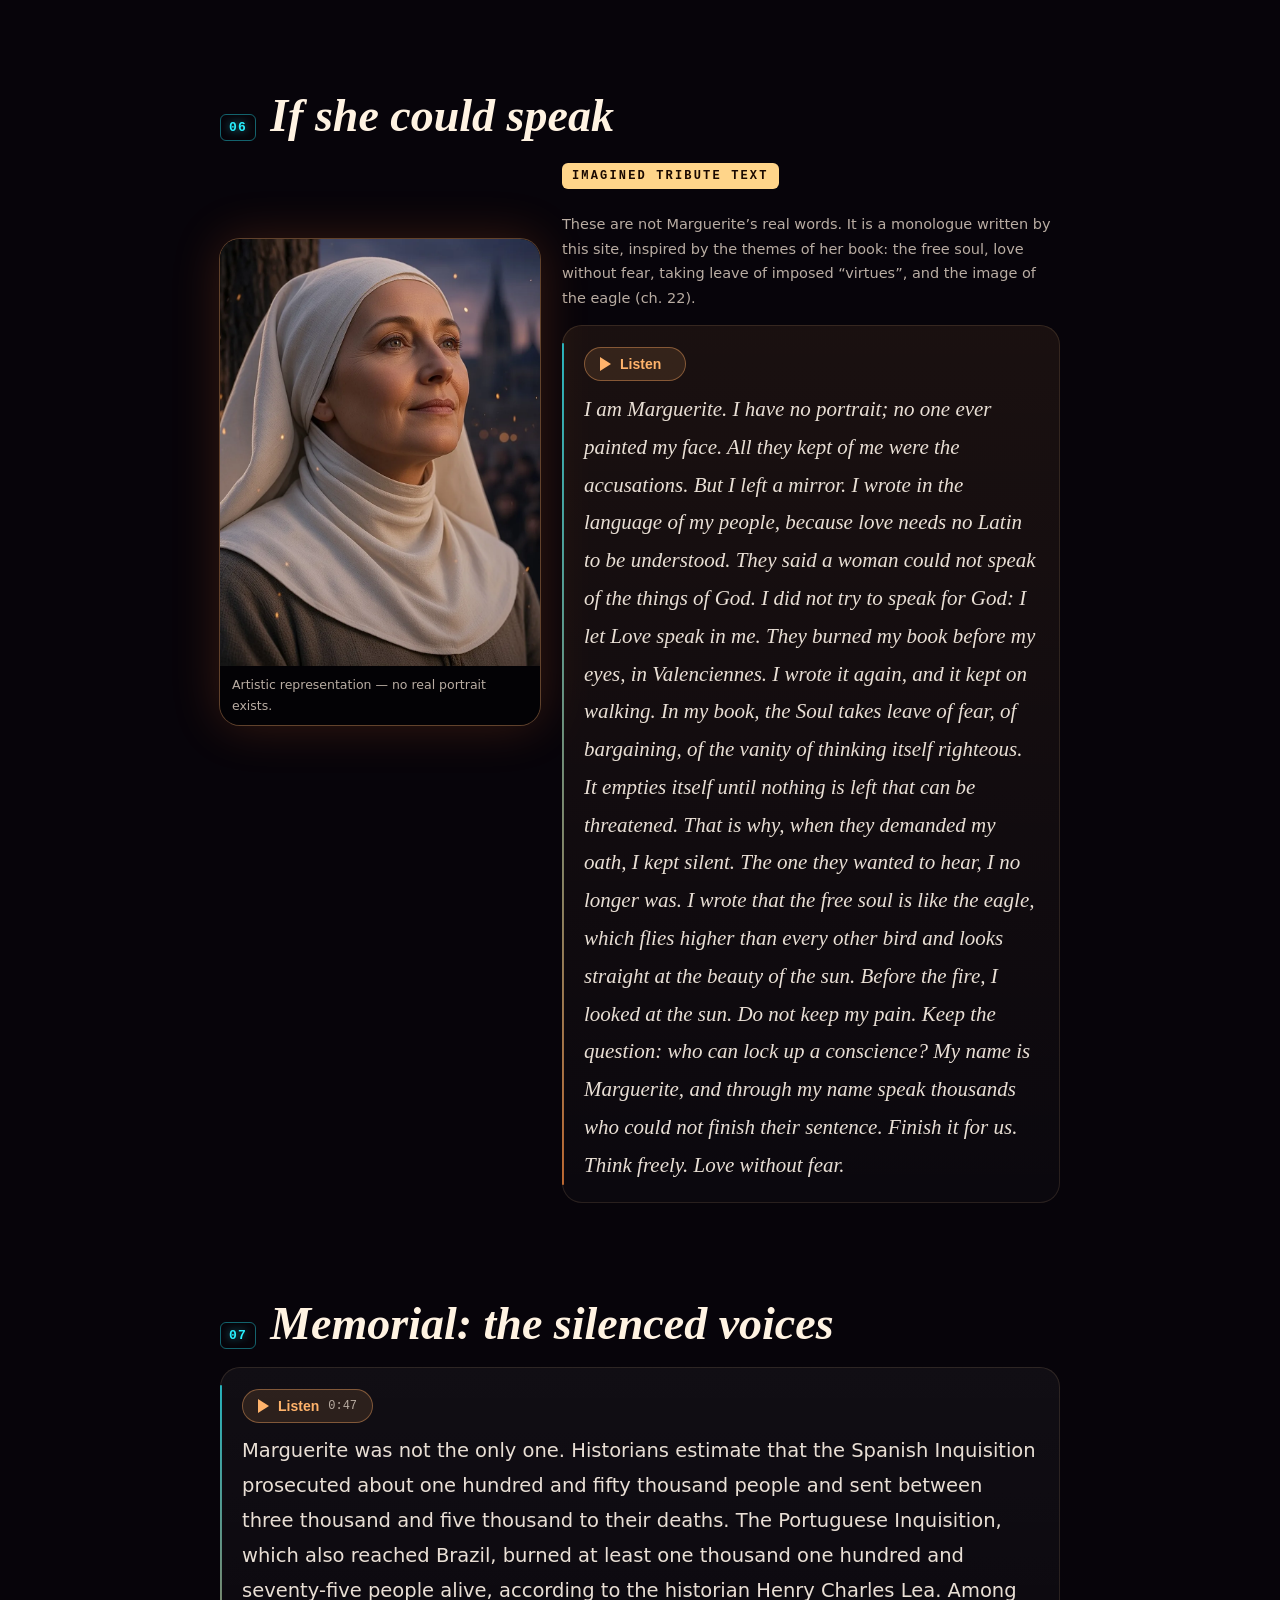
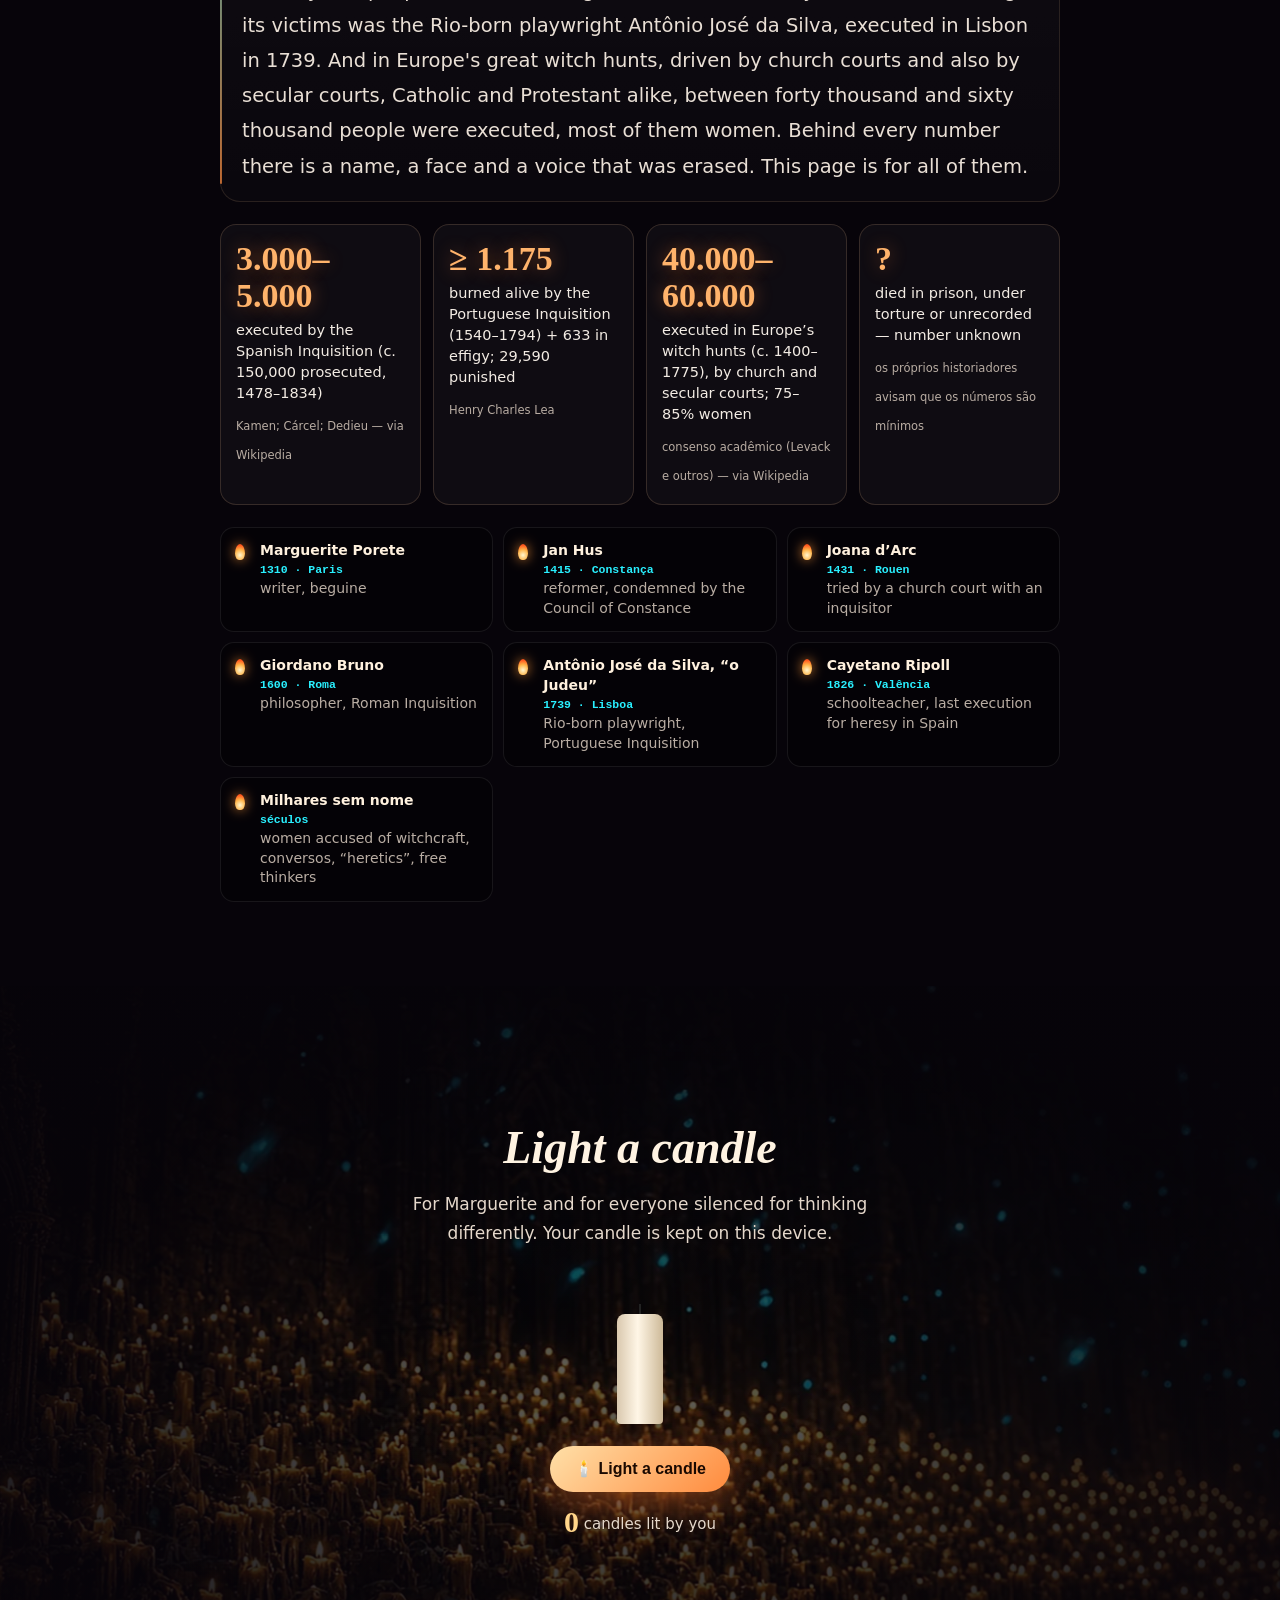
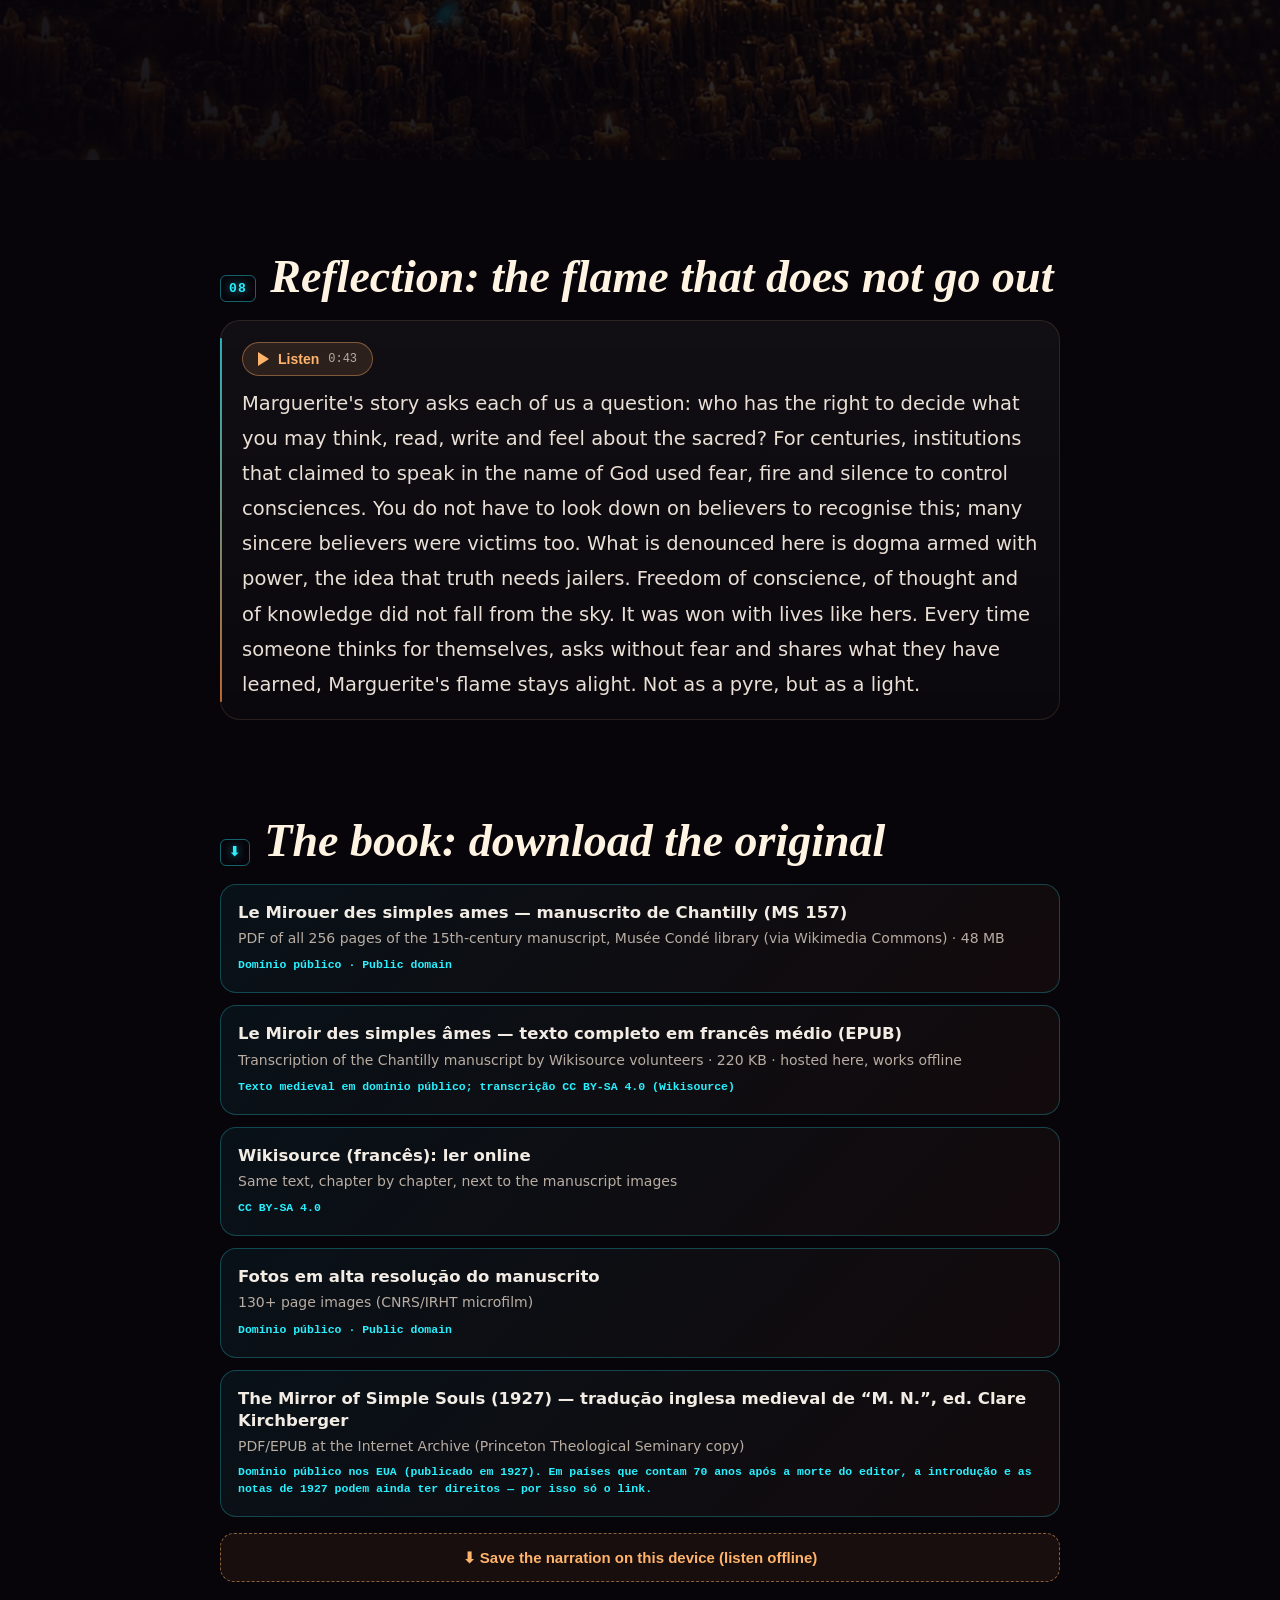
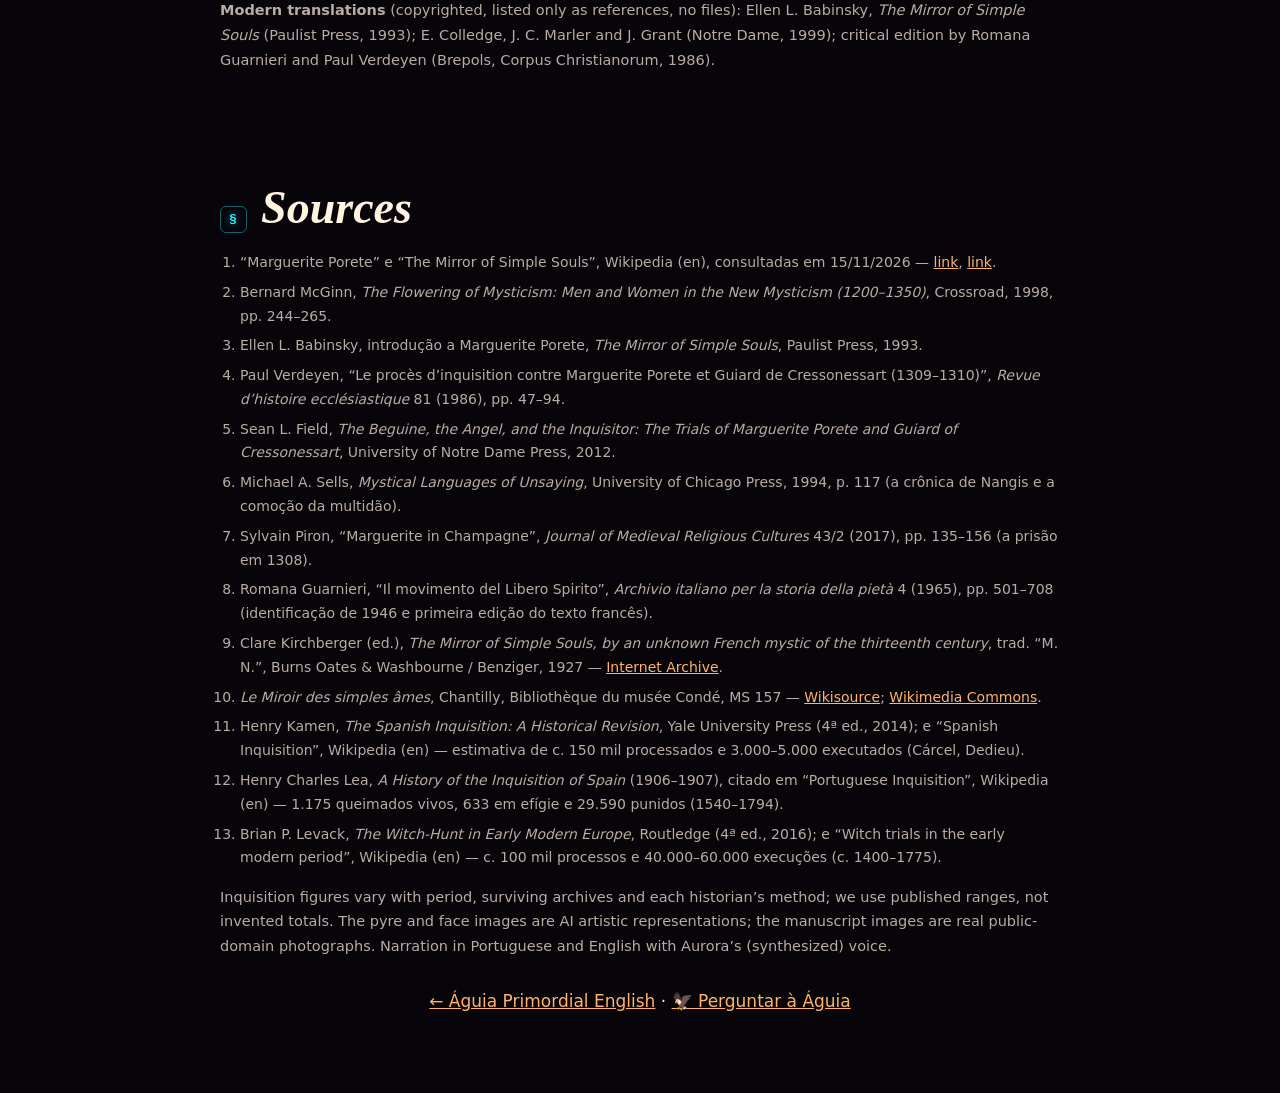
<file: marguerite/index.html>
<!DOCTYPE html>
<html lang="pt-BR">
<head>
<meta charset="utf-8">
<meta name="viewport" content="width=device-width, initial-scale=1, viewport-fit=cover">
<title>Marguerite Porete · memorial · Águia Primordial</title>
<meta name="description" content="Marguerite Porete, a beguina queimada em Paris em 1º de junho de 1310 por seu livro O Espelho das Almas Simples. Memorial a todas as vítimas da Inquisição, com texto e áudio em português e inglês e o livro original para baixar.">
<meta name="theme-color" content="#07040a">
<meta property="og:title" content="Marguerite Porete · a chama que não se apaga">
<meta property="og:description" content="Memorial à mulher queimada por um livro em 1310 e a todas as vozes silenciadas pela Inquisição.">
<meta property="og:image" content="https://eusoudaquintadimensao-creator.github.io/aguia-primordial-english/marguerite/img/fogueira-d.webp">
<link rel="icon" href="../img/icon-192.png">
<link rel="apple-touch-icon" href="../img/apple-touch-icon.png">
<link rel="manifest" href="../manifest.webmanifest">
<link rel="preload" as="image" href="img/fogueira-m.webp" media="(max-width: 760px)">
<link rel="preload" as="image" href="img/fogueira-d.webp" media="(min-width: 761px)">
<link rel="stylesheet" href="marg.css">
</head>
<body class="l-pt">
<canvas id="brasas" aria-hidden="true"></canvas>
<a class="pular" href="#quem">Pular para o texto</a>

<header class="barra">
  <a class="voltar" href="../" aria-label="Voltar ao site">← <span>Águia Primordial</span></a>
  <nav class="mini" aria-label="Seções">
    <a href="#quem">01</a><a href="#livro">02</a><a href="#processo">03</a><a href="#fogueira">04</a><a href="#depois">05</a><a href="#voz">06</a><a href="#memorial">07</a><a href="#reflexao">08</a><a href="#baixar">⬇</a>
  </nav>
  <div class="idioma" role="group" aria-label="Idioma">
    <button type="button" data-l="pt" aria-pressed="true">PT</button><button type="button" data-l="en" aria-pressed="false">EN</button>
  </div>
</header>

<section class="heroi" id="topo">
  <picture class="heroi-img" aria-hidden="false">
    <source media="(min-width: 761px)" srcset="img/fogueira-d.webp">
    <img src="img/fogueira-m.webp" alt="Representação artística: uma beguina do século XIV, serena, na fogueira da Place de Grève, em Paris, ao entardecer" width="1080" height="1920" fetchpriority="high">
  </picture>
  <div class="heroi-vela" aria-hidden="true"></div>
  <div class="heroi-txt">
    <p class="kicker"><span class="pt">MEMORIAL · PARIS · 1º DE JUNHO DE 1310</span><span class="en">MEMORIAL · PARIS · 1 JUNE 1310</span></p>
    <h1>Marguerite<br>Porete</h1>
    <p class="sub"><span class="pt">A mulher queimada por um livro — e que enfrentou o fogo em paz.</span><span class="en">The woman burned for a book — who faced the fire in peace.</span></p>
    <p class="sub2"><span class="pt">Uma homenagem a ela e a todas as vidas ceifadas injustamente pela Inquisição.</span><span class="en">A tribute to her and to every life unjustly taken by the Inquisition.</span></p>
    <div class="acoes">
      <button class="b-tudo" id="b-tudo" type="button"><i></i><span class="pt">Ouvir a história</span><span class="en">Listen to the story</span></button>
      <a class="b-vidro" href="#memorial"><span class="pt">🕯️ Acender uma vela</span><span class="en">🕯️ Light a candle</span></a>
      <a class="b-vidro" href="#baixar"><span class="pt">⬇ O livro original</span><span class="en">⬇ The original book</span></a>
    </div>
    <p class="aviso-img"><span class="pt"><b>Representação artística.</b> Não existe nenhum retrato autêntico de Marguerite Porete: ninguém registrou o seu rosto. A imagem é uma recriação respeitosa feita por inteligência artificial.</span><span class="en"><b>Artistic representation.</b> No authentic portrait of Marguerite Porete exists: nobody recorded her face. This image is a respectful AI recreation.</span></p>
  </div>
  <div class="rolar" aria-hidden="true"><span></span></div>
</section>

<div class="player" id="player" hidden>
  <button class="p-bt" id="p-bt" type="button" aria-label="Pausar"><i></i></button>
  <div class="p-info"><b id="p-tit">—</b><small><span class="pt">Voz: Aurora · legenda sincronizada</span><span class="en">Voice: Aurora · synced captions</span></small><div class="p-barra"><i id="p-prog"></i></div></div>
  <button class="p-x" id="p-x" type="button" aria-label="Parar">✕</button>
</div>

<main>
<section class="cap revela" id="quem"><div class="cap-in">
<header class="cap-h"><span class="num">01</span><h2><span class="pt ">Quem foi Marguerite Porete</span><span class="en " lang="en">Who was Marguerite Porete</span></h2></header>
<div class="narra" data-id="quem">
  <button class="b-ouvir" type="button" data-id="quem" aria-label="Ouvir este trecho"><i></i><span class="pt">Ouvir</span><span class="en">Listen</span><em class="tempo"></em></button>
  <p class="falado pt" data-l="pt">Marguerite Porete nasceu por volta de 1250, provavelmente no condado de Hainaut, uma região de língua francesa entre a França e o Sacro Império. Quase tudo o que sabemos dela vem dos autos do processo que a condenou, escritos por quem queria calá-la. Ainda assim, o retrato que sobra é claro. Era uma mulher muito instruída e uma beguina, ou seja, uma das mulheres que viviam a fé de forma livre, sem votos de convento e sem marido, trabalhando, estudando e cuidando dos outros. E era, sobretudo, uma escritora que teve a ousadia de pensar o sagrado com a própria cabeça.</p><p class="falado en" data-l="en" lang="en">Marguerite Porete was born around 1250, probably in the County of Hainaut, a French-speaking land between France and the Holy Roman Empire. Almost everything we know about her comes from the records of the trial that condemned her, written by the people who wanted to silence her. Even so, the portrait that remains is clear. She was a highly educated woman and a beguine, one of the women who lived their faith freely, without convent vows and without a husband, working, studying and caring for others. Above all, she was a writer who dared to think about the sacred with her own mind.</p>
</div><ol class="linha"><li><b><span class="pt ">c. 1250</span><span class="en " lang="en">c. 1250</span></b><span class="pt ">Nasce, provavelmente no condado de Hainaut</span><span class="en " lang="en">Born, probably in the County of Hainaut</span></li><li><b><span class="pt ">década de 1290</span><span class="en " lang="en">1290s</span></b><span class="pt ">Escreve O Espelho das Almas Simples, em francês antigo</span><span class="en " lang="en">Writes The Mirror of Simple Souls in Old French</span></li><li><b><span class="pt ">1296–1306</span><span class="en " lang="en">1296–1306</span></b><span class="pt ">O bispo de Cambrai manda queimar o livro em Valenciennes</span><span class="en " lang="en">The Bishop of Cambrai has the book burned in Valenciennes</span></li><li><b><span class="pt ">1308</span><span class="en " lang="en">1308</span></b><span class="pt ">Presa e entregue ao inquisidor Guilherme de Paris</span><span class="en " lang="en">Arrested and handed to the inquisitor William of Paris</span></li><li><b><span class="pt ">abr. 1310</span><span class="en " lang="en">Apr 1310</span></b><span class="pt ">21 teólogos de Paris condenam 15 artigos do livro</span><span class="en " lang="en">21 Paris theologians condemn 15 articles from the book</span></li><li><b><span class="pt ">1º jun. 1310</span><span class="en " lang="en">1 Jun 1310</span></b><span class="pt ">Queimada viva na Place de Grève, em Paris</span><span class="en " lang="en">Burned alive at the Place de Grève, Paris</span></li><li><b><span class="pt ">1311–1312</span><span class="en " lang="en">1311–1312</span></b><span class="pt ">Concílio de Vienne: decreto Ad nostrum contra beguinas e begardos</span><span class="en " lang="en">Council of Vienne: decree Ad nostrum against beguines and beghards</span></li><li><b><span class="pt ">1927</span><span class="en " lang="en">1927</span></b><span class="pt ">O livro é impresso em inglês como de um “místico desconhecido”</span><span class="en " lang="en">The book is printed in English as by an “unknown mystic”</span></li><li><b><span class="pt ">1946</span><span class="en " lang="en">1946</span></b><span class="pt ">Romana Guarnieri devolve o nome de Marguerite ao livro</span><span class="en " lang="en">Romana Guarnieri restores Marguerite’s name to the book</span></li><li><b><span class="pt ">1965</span><span class="en " lang="en">1965</span></b><span class="pt ">Primeira edição do texto em francês médio (manuscrito de Chantilly)</span><span class="en " lang="en">First edition of the Middle French text (Chantilly manuscript)</span></li></ol></div></section>
<section class="cap revela" id="livro"><div class="cap-in">
<header class="cap-h"><span class="num">02</span><h2><span class="pt ">O livro: O Espelho das Almas Simples</span><span class="en " lang="en">The book: The Mirror of Simple Souls</span></h2></header>
<figure class="ms revela"><img src="img/ms-f1r.webp" alt="Página do manuscrito de Chantilly com a tabela dos capítulos do Mirouer des simples ames" width="700" height="1017" loading="lazy"><figcaption><span class="pt">Manuscrito de Chantilly (MS 157, séc. XV), fólio 1r: a tabela dos capítulos. Domínio público.</span><span class="en">Chantilly manuscript (MS 157, 15th c.), folio 1r: the table of chapters. Public domain.</span></figcaption></figure><div class="narra" data-id="livro">
  <button class="b-ouvir" type="button" data-id="livro" aria-label="Ouvir este trecho"><i></i><span class="pt">Ouvir</span><span class="en">Listen</span><em class="tempo"></em></button>
  <p class="falado pt" data-l="pt">Na década de 1290, ela escreveu em francês antigo, a língua do povo, e não em latim, a língua do clero, um livro chamado O Espelho das Almas Simples e Aniquiladas, que permanecem somente na vontade e no desejo do Amor. É um diálogo entre personagens: a Alma, o Amor e a Razão. A Alma atravessa sete estados até se desfazer de tudo o que é só seu: a vontade própria, o orgulho, até o medo. Então ela se torna transparente, como um espelho, para o amor divino. Marguerite chama isso de aniquilação. Não é a morte da pessoa, é o fim da prisão do ego. Uma alma assim, escreveu ela, já não vive pelo medo do castigo nem pela troca de favores com o céu. Vive livre, porque ama. Para o poder daquele tempo, essa liberdade era o perigo: uma alma que encontra Deus pelo amor já não depende de intermediários.</p><p class="falado en" data-l="en" lang="en">In the 1290s she wrote, in Old French, the language of the people, and not in Latin, the language of the clergy, a book called The Mirror of Simple Annihilated Souls, who remain only in will and desire of Love. It is a dialogue between characters: the Soul, Love and Reason. The Soul passes through seven stages until it lets go of everything that is only its own: self-will, pride, even fear. Then it becomes transparent, like a mirror, to divine love. Marguerite calls this annihilation. It is not the death of the person; it is the end of the ego&#x27;s prison. Such a soul, she wrote, no longer lives out of fear of punishment or by bargaining with heaven. It lives free, because it loves. For the powers of that time, this freedom was the danger: a soul that finds God through love no longer depends on intermediaries.</p>
</div></div></section>
<section class="cap revela" id="processo"><div class="cap-in">
<header class="cap-h"><span class="num">03</span><h2><span class="pt ">O processo</span><span class="en " lang="en">The trial</span></h2></header>
<div class="narra" data-id="processo">
  <button class="b-ouvir" type="button" data-id="processo" aria-label="Ouvir este trecho"><i></i><span class="pt">Ouvir</span><span class="en">Listen</span><em class="tempo"></em></button>
  <p class="falado pt" data-l="pt">Entre 1296 e 1306, o bispo de Cambrai, Gui de Colmieu, condenou o livro e mandou queimá-lo em praça pública, em Valenciennes, diante dela, proibindo que ela o divulgasse. Marguerite não obedeceu. Mostrou o texto a três religiosos, entre eles Godofredo de Fontaines, mestre de teologia em Paris, que o aprovaram. Por volta de 1308, foi presa e entregue ao inquisidor da França, o dominicano Guilherme de Paris, confessor do rei Filipe, o Belo, e o mesmo inquisidor do processo contra os Templários. Ficou cerca de um ano e meio presa em Paris. Recusou o juramento exigido e não respondeu aos inquisidores. Sem poder interrogá-la, eles puseram o livro no banco dos réus. Tiraram dele quinze frases, os chamados artigos, e em abril de 1310 vinte e um teólogos da Universidade de Paris os declararam heréticos. O primeiro artigo dizia que a alma aniquilada se despede das virtudes. Hoje, só três dos quinze artigos são identificados com segurança. Por ter voltado a divulgar um livro já condenado, ela foi declarada herege relapsa.</p><p class="falado en" data-l="en" lang="en">Sometime between 1296 and 1306, the Bishop of Cambrai, Guy of Colmieu, condemned the book and had it burned in public in Valenciennes, in front of her, forbidding her to spread it. Marguerite did not obey. She showed her text to three churchmen, among them Godfrey of Fontaines, a master of theology in Paris, who approved it. Around 1308 she was arrested and handed over to the Inquisitor of France, the Dominican William of Paris, confessor to King Philip the Fair and the same inquisitor who led the case against the Templars. She spent about a year and a half in prison in Paris. She refused the required oath and would not answer the inquisitors. Unable to question her, they put the book itself on trial. They drew fifteen sentences from it, the so-called articles, and in April 1310 twenty-one theologians of the University of Paris declared them heretical. The first article said that the annihilated soul takes leave of the virtues. Today only three of the fifteen articles can be securely identified. Because she had spread a book that was already condemned, she was declared a relapsed heretic.</p>
</div><aside class="artigos revela"><h3><span class="pt ">Os artigos condenados</span><span class="en " lang="en">The condemned articles</span></h3><p class="pt "><b>Artigo 1</b> <i lang="la">(Quod anima adnichilata dat licentiam virtutibus…)</i>: “a alma aniquilada se despede das Virtudes e já não está a serviço delas”. <b>Artigo 15</b> <i lang="la">(Quod talis anima non curat de consolationibus Dei…)</i>: uma alma assim “não se importa com as consolações de Deus nem com os seus dons”. Dos 15 artigos, só 3 são identificados com segurança hoje; o inquisidor chamou o livro de “cheio de erros e heresias”.</p><p class="en " lang="en"><b>Article 1</b> <i lang="la">(Quod anima adnichilata dat licentiam virtutibus…)</i>: “the annihilated soul takes leave of the Virtues and is no longer in their service”. <b>Article 15</b> <i lang="la">(Quod talis anima non curat de consolationibus Dei…)</i>: such a soul “does not care for God’s consolations or His gifts”. Of the 15 articles only 3 can be securely identified today; the inquisitor called the book “full of errors and heresies”.</p></aside></div></section>
<section class="cap revela" id="fogueira"><div class="cap-in">
<header class="cap-h"><span class="num">04</span><h2><span class="pt ">A fogueira</span><span class="en " lang="en">The fire</span></h2></header>
<div class="narra" data-id="fogueira">
  <button class="b-ouvir" type="button" data-id="fogueira" aria-label="Ouvir este trecho"><i></i><span class="pt">Ouvir</span><span class="en">Listen</span><em class="tempo"></em></button>
  <p class="falado pt" data-l="pt">No dia primeiro de junho de 1310, na Place de Grève, em Paris, onde hoje fica a praça da Prefeitura, Marguerite Porete foi queimada viva. O homem que se apresentou como seu defensor, o beguino Guiard de Cressonessart, confessou sob pressão e foi condenado à prisão perpétua. Ela não se retratou. A continuação da crônica de Guillaume de Nangis, escrita por quem não tinha simpatia por ela, registrou que ela enfrentou a morte com tanta calma que a multidão chorou. Queimaram a mulher. Não conseguiram queimar o que ela havia compreendido.</p><p class="falado en" data-l="en" lang="en">On the first of June 1310, at the Place de Grève in Paris, where the City Hall square stands today, Marguerite Porete was burned alive. The man who had declared himself her defender, the beghard Guiard de Cressonessart, confessed under pressure and was sentenced to life in prison. She did not recant. The continuation of the chronicle of Guillaume de Nangis, written by people who had no sympathy for her, recorded that she faced death so calmly that the crowd was moved to tears. They burned the woman. They could not burn what she had understood.</p>
</div></div></section>
<section class="cap revela" id="depois"><div class="cap-in">
<header class="cap-h"><span class="num">05</span><h2><span class="pt ">Depois do fogo: o livro sem nome</span><span class="en " lang="en">After the fire: the nameless book</span></h2></header>
<figure class="ms revela larga"><img src="img/ms-f37v.webp" alt="Páginas abertas do manuscrito de Chantilly do Mirouer des simples ames" width="1400" height="957" loading="lazy"><figcaption><span class="pt">O livro que sobreviveu: Chantilly, Musée Condé, MS 157, ff. 37v–38r. Domínio público.</span><span class="en">The book that survived: Chantilly, Musée Condé, MS 157, ff. 37v–38r. Public domain.</span></figcaption></figure><div class="narra" data-id="depois">
  <button class="b-ouvir" type="button" data-id="depois" aria-label="Ouvir este trecho"><i></i><span class="pt">Ouvir</span><span class="en">Listen</span><em class="tempo"></em></button>
  <p class="falado pt" data-l="pt">O livro sobreviveu sem o nome dela. Foi copiado e traduzido para o latim, o italiano e o inglês médio, e circulou pela França, Itália, Alemanha, Inglaterra e Boêmia, lido por monges e freiras que não sabiam que liam uma mulher condenada. Chegou a ser atribuído a outros autores. Em 1927 foi impresso em inglês como obra de um místico francês desconhecido. Só em 1946 a historiadora italiana Romana Guarnieri reconheceu, em manuscritos latinos da Biblioteca Vaticana, o livro de Marguerite Porete. Seiscentos e trinta e seis anos depois da fogueira, ela recuperou o próprio nome.</p><p class="falado en" data-l="en" lang="en">The book survived without her name. It was copied and translated into Latin, Italian and Middle English, and it travelled through France, Italy, Germany, England and Bohemia, read by monks and nuns who did not know they were reading a condemned woman. It was even credited to other authors. In 1927 it was printed in English as the work of an unknown French mystic. Only in 1946 did the Italian historian Romana Guarnieri recognise, in Latin manuscripts in the Vatican Library, the book of Marguerite Porete. Six hundred and thirty-six years after the fire, she got her name back.</p>
</div></div></section>

<section class="cap citas" id="citas"><div class="cap-in">
  <header class="cap-h revela"><span class="num">✦</span><h2><span class="pt">As palavras dela (citações reais)</span><span class="en">Her own words (real quotations)</span></h2></header>
  <p class="nota revela"><span class="pt">Trechos do livro no francês médio do manuscrito de Chantilly (transcrição do Wikisource) e na tradução inglesa medieval do tradutor “M. N.”, publicada por Clare Kirchberger em 1927 (domínio público nos EUA). A versão em português é uma tradução livre deste site.</span><span class="en">Passages in the Middle French of the Chantilly manuscript (Wikisource transcription) and in the medieval English translation by “M. N.”, published by Clare Kirchberger in 1927 (public domain in the US).</span></p>
  <figure class="cita revela"><figcaption>Cap. 6 · Chantilly MS 157</figcaption>
<blockquote class="of" lang="frm">Vertuz, je prens congé de vous a tousjours. Je en auray le cueur plus franc et plus gay.</blockquote>
<p class="me" lang="en">“Virtues, I take leave of you for evermore. Now shall mine heart be more free and more in peace than it hath been before.” <small>— Kirchberger (ed.), 1927, Div. 3, cap. 3, p. 11</small></p>
<p class="tr pt">“Virtudes, eu me despeço de vocês para sempre. Meu coração ficará mais livre e mais alegre.” <small>(tradução livre deste site)</small></p></figure><figure class="cita revela"><figcaption>Cap. 21 · Chantilly MS 157</figcaption>
<blockquote class="of" lang="frm">Je suis dieu dit amour, car amour est dieu, et dieu est amour, et ceste ame est dieu par condicion d’amour.</blockquote>
<p class="me" lang="en">“I am God,” saith Love. “For Love is God and God is Love; and this soul is God by condition of love.” <small>— Kirchberger (ed.), 1927, Div. 4, cap. 1, p. 64</small></p>
<p class="tr pt">“Eu sou Deus, diz o Amor, pois o Amor é Deus e Deus é Amor, e esta alma é Deus por condição de amor.” <small>(tradução livre deste site)</small></p></figure><figure class="cita revela"><figcaption>Cap. 22 · Chantilly MS 157</figcaption>
<blockquote class="of" lang="frm">Adonc est ceste ame acomparagée a l’aigle, pource que ceste ame vole hault, et tres hault, mais encore plus hault que nulz aultre oyseaux, car elle est empenée de fine amour.</blockquote>
<p class="me" lang="en">“This is the eagle that flieth high; so right high and yet more high than doth any other bird, for she is feathered with fine love, and she beholdeth above others the beauty of the sun.” <small>— Kirchberger (ed.), 1927, Div. 4, cap. 1, pp. 64–65</small></p>
<p class="tr pt">“Esta alma é comparada à águia, porque voa alto, muito alto, e ainda mais alto que qualquer outra ave, pois está emplumada de amor fino.” <small>(tradução livre deste site)</small></p></figure>
</div></section>

<section class="cap voz" id="voz"><div class="cap-in">
  <header class="cap-h revela"><span class="num">06</span><h2><span class="pt">Se ela pudesse falar</span><span class="en">If she could speak</span></h2></header>
  <div class="voz-grade">
    <figure class="rosto revela"><img src="img/rosto.webp" alt="Representação artística do rosto de uma beguina do século XIV, serena, iluminada pelo fogo" width="900" height="1200" loading="lazy"><figcaption><span class="pt">Representação artística — não há retrato real.</span><span class="en">Artistic representation — no real portrait exists.</span></figcaption><span class="scan" aria-hidden="true"></span></figure>
    <div>
      <p class="selo"><span class="pt">TEXTO IMAGINADO EM HOMENAGEM</span><span class="en">IMAGINED TRIBUTE TEXT</span></p>
      <p class="nota"><span class="pt">Estas não são palavras reais de Marguerite. É um monólogo escrito por este site, inspirado nos temas do livro dela: a alma livre, o amor sem medo, a despedida das “virtudes” impostas e a imagem da águia (cap. 22).</span><span class="en">These are not Marguerite’s real words. It is a monologue written by this site, inspired by the themes of her book: the free soul, love without fear, taking leave of imposed “virtues”, and the image of the eagle (ch. 22).</span></p>
      <div class="narra" data-id="monologo">
  <button class="b-ouvir" type="button" data-id="monologo" aria-label="Ouvir este trecho"><i></i><span class="pt">Ouvir</span><span class="en">Listen</span><em class="tempo"></em></button>
  <p class="falado pt" data-l="pt">Eu sou Marguerite. Não tenho retrato; ninguém pintou o meu rosto. De mim guardaram apenas as acusações. Mas eu deixei um espelho. Escrevi na língua da minha gente, porque o amor não precisa de latim para ser entendido. Disseram que uma mulher não podia falar das coisas de Deus. Eu não quis falar por Deus: deixei que o Amor falasse em mim. Queimaram o meu livro diante dos meus olhos, em Valenciennes. Eu o escrevi de novo, e ele continuou a andar. No meu livro, a Alma se despede do medo, da troca e da vaidade de se achar justa. Ela se esvazia até não restar nada que possa ser ameaçado. Por isso, quando me exigiram o juramento, eu me calei. Quem eles queriam ouvir, eu já não era. Escrevi que a alma livre é como a águia, que voa mais alto do que todas as aves e olha de frente a beleza do sol. Diante do fogo, eu olhei para o sol. Não guardem de mim a dor. Guardem a pergunta: quem pode trancar uma consciência? Eu me chamo Marguerite, e com o meu nome falam milhares que não puderam terminar a sua frase. Terminem por nós. Pensem livres. Amem sem medo.</p><p class="falado en" data-l="en" lang="en">I am Marguerite. I have no portrait; no one ever painted my face. All they kept of me were the accusations. But I left a mirror. I wrote in the language of my people, because love needs no Latin to be understood. They said a woman could not speak of the things of God. I did not try to speak for God: I let Love speak in me. They burned my book before my eyes, in Valenciennes. I wrote it again, and it kept on walking. In my book, the Soul takes leave of fear, of bargaining, of the vanity of thinking itself righteous. It empties itself until nothing is left that can be threatened. That is why, when they demanded my oath, I kept silent. The one they wanted to hear, I no longer was. I wrote that the free soul is like the eagle, which flies higher than every other bird and looks straight at the beauty of the sun. Before the fire, I looked at the sun. Do not keep my pain. Keep the question: who can lock up a conscience? My name is Marguerite, and through my name speak thousands who could not finish their sentence. Finish it for us. Think freely. Love without fear.</p>
</div>
    </div>
  </div>
</div></section>

<section class="cap revela" id="memorial"><div class="cap-in">
<header class="cap-h"><span class="num">07</span><h2><span class="pt ">Memorial: as vozes apagadas</span><span class="en " lang="en">Memorial: the silenced voices</span></h2></header>
<div class="narra" data-id="memorial">
  <button class="b-ouvir" type="button" data-id="memorial" aria-label="Ouvir este trecho"><i></i><span class="pt">Ouvir</span><span class="en">Listen</span><em class="tempo"></em></button>
  <p class="falado pt" data-l="pt">Marguerite não foi a única. Os historiadores estimam que a Inquisição espanhola processou cerca de cento e cinquenta mil pessoas e entregou à morte entre três mil e cinco mil. A Inquisição portuguesa, que também agiu no Brasil, queimou vivas pelo menos mil cento e setenta e cinco pessoas, segundo o historiador Henry Charles Lea. Entre as suas vítimas estava o dramaturgo carioca Antônio José da Silva, executado em Lisboa em 1739. E na grande caça às bruxas da Europa, movida por tribunais religiosos e também civis, católicos e protestantes, entre quarenta mil e sessenta mil pessoas foram executadas, a maioria mulheres. Por trás de cada número há um nome, um rosto e uma voz que foi apagada. Esta página é para todas elas.</p><p class="falado en" data-l="en" lang="en">Marguerite was not the only one. Historians estimate that the Spanish Inquisition prosecuted about one hundred and fifty thousand people and sent between three thousand and five thousand to their deaths. The Portuguese Inquisition, which also reached Brazil, burned at least one thousand one hundred and seventy-five people alive, according to the historian Henry Charles Lea. Among its victims was the Rio-born playwright Antônio José da Silva, executed in Lisbon in 1739. And in Europe&#x27;s great witch hunts, driven by church courts and also by secular courts, Catholic and Protestant alike, between forty thousand and sixty thousand people were executed, most of them women. Behind every number there is a name, a face and a voice that was erased. This page is for all of them.</p>
</div><div class="numeros"><div class="numero revela"><b>3.000–5.000</b><p class="pt ">mortos pela Inquisição espanhola (c. 150 mil processados, 1478–1834)</p><p class="en " lang="en">executed by the Spanish Inquisition (c. 150,000 prosecuted, 1478–1834)</p><small>Kamen; Cárcel; Dedieu — via Wikipedia</small></div><div class="numero revela"><b>≥ 1.175</b><p class="pt ">queimados vivos pela Inquisição portuguesa (1540–1794) + 633 em efígie; 29.590 punidos</p><p class="en " lang="en">burned alive by the Portuguese Inquisition (1540–1794) + 633 in effigy; 29,590 punished</p><small>Henry Charles Lea</small></div><div class="numero revela"><b>40.000–60.000</b><p class="pt ">executados nas caças às bruxas na Europa (c. 1400–1775), por tribunais religiosos e civis; 75–85% mulheres</p><p class="en " lang="en">executed in Europe’s witch hunts (c. 1400–1775), by church and secular courts; 75–85% women</p><small>consenso acadêmico (Levack e outros) — via Wikipedia</small></div><div class="numero revela"><b>?</b><p class="pt ">mortos nas prisões, sob tortura ou sem registro — número desconhecido</p><p class="en " lang="en">died in prison, under torture or unrecorded — number unknown</p><small>os próprios historiadores avisam que os números são mínimos</small></div></div><ul class="nomes"><li class="revela"><span class="chama-mini" aria-hidden="true"></span><b>Marguerite Porete</b><small>1310 · Paris</small><em class="pt ">escritora, beguina</em><em class="en " lang="en">writer, beguine</em></li><li class="revela"><span class="chama-mini" aria-hidden="true"></span><b>Jan Hus</b><small>1415 · Constança</small><em class="pt ">reformador, condenado pelo Concílio de Constança</em><em class="en " lang="en">reformer, condemned by the Council of Constance</em></li><li class="revela"><span class="chama-mini" aria-hidden="true"></span><b>Joana d’Arc</b><small>1431 · Rouen</small><em class="pt ">julgada por tribunal eclesiástico com inquisidor</em><em class="en " lang="en">tried by a church court with an inquisitor</em></li><li class="revela"><span class="chama-mini" aria-hidden="true"></span><b>Giordano Bruno</b><small>1600 · Roma</small><em class="pt ">filósofo, Inquisição romana</em><em class="en " lang="en">philosopher, Roman Inquisition</em></li><li class="revela"><span class="chama-mini" aria-hidden="true"></span><b>Antônio José da Silva, “o Judeu”</b><small>1739 · Lisboa</small><em class="pt ">dramaturgo nascido no Rio de Janeiro, Inquisição portuguesa</em><em class="en " lang="en">Rio-born playwright, Portuguese Inquisition</em></li><li class="revela"><span class="chama-mini" aria-hidden="true"></span><b>Cayetano Ripoll</b><small>1826 · Valência</small><em class="pt ">professor, última execução por heresia na Espanha</em><em class="en " lang="en">schoolteacher, last execution for heresy in Spain</em></li><li class="revela"><span class="chama-mini" aria-hidden="true"></span><b>Milhares sem nome</b><small>séculos</small><em class="pt ">mulheres acusadas de bruxaria, conversos, “hereges”, livres-pensadores</em><em class="en " lang="en">women accused of witchcraft, conversos, “heretics”, free thinkers</em></li></ul></div></section>

<section class="vigilia" id="vela" aria-labelledby="vela-t">
  <img class="vigilia-bg" src="img/velas.webp" alt="" width="1600" height="900" loading="lazy">
  <div class="vigilia-in revela">
    <h2 id="vela-t"><span class="pt">Acenda uma vela</span><span class="en">Light a candle</span></h2>
    <p><span class="pt">Por Marguerite e por cada pessoa silenciada por pensar diferente. A sua vela fica guardada neste aparelho.</span><span class="en">For Marguerite and for everyone silenced for thinking differently. Your candle is kept on this device.</span></p>
    <div class="vela" id="vela-obj" aria-hidden="true"><span class="pavio"></span><span class="chama"></span><span class="cera"></span></div>
    <button class="b-vela" id="b-vela" type="button"><span class="pt">🕯️ Acender uma vela</span><span class="en">🕯️ Light a candle</span></button>
    <p class="contador" aria-live="polite"><b id="n-velas">0</b> <span class="pt">velas acesas por você</span><span class="en">candles lit by you</span></p>
    <p class="frase-vela" id="frase-vela"></p>
  </div>
</section>

<section class="cap revela" id="reflexao"><div class="cap-in">
<header class="cap-h"><span class="num">08</span><h2><span class="pt ">Reflexão: a chama que não se apaga</span><span class="en " lang="en">Reflection: the flame that does not go out</span></h2></header>
<div class="narra" data-id="reflexao">
  <button class="b-ouvir" type="button" data-id="reflexao" aria-label="Ouvir este trecho"><i></i><span class="pt">Ouvir</span><span class="en">Listen</span><em class="tempo"></em></button>
  <p class="falado pt" data-l="pt">A história de Marguerite faz uma pergunta a cada um de nós: quem tem o direito de decidir o que você pode pensar, ler, escrever e sentir sobre o sagrado? Durante séculos, instituições que diziam falar em nome de Deus usaram o medo, o fogo e o silêncio para controlar consciências. Não é preciso desprezar quem crê para reconhecer isso; muitos fiéis sinceros também foram vítimas. O que se denuncia aqui é o dogma armado de poder, a ideia de que a verdade precisa de carcereiros. A liberdade de consciência, de pensamento e de conhecimento não caiu do céu. Foi conquistada com vidas como a dela. Cada vez que alguém pensa por si, pergunta sem medo e compartilha o que aprendeu, a chama de Marguerite continua acesa. Não como fogueira, mas como luz.</p><p class="falado en" data-l="en" lang="en">Marguerite&#x27;s story asks each of us a question: who has the right to decide what you may think, read, write and feel about the sacred? For centuries, institutions that claimed to speak in the name of God used fear, fire and silence to control consciences. You do not have to look down on believers to recognise this; many sincere believers were victims too. What is denounced here is dogma armed with power, the idea that truth needs jailers. Freedom of conscience, of thought and of knowledge did not fall from the sky. It was won with lives like hers. Every time someone thinks for themselves, asks without fear and shares what they have learned, Marguerite&#x27;s flame stays alight. Not as a pyre, but as a light.</p>
</div></div></section>

<section class="cap baixar" id="baixar"><div class="cap-in">
  <header class="cap-h revela"><span class="num">⬇</span><h2><span class="pt">O livro: baixe o original</span><span class="en">The book: download the original</span></h2></header>
  <div class="arquivos">
    <a class="arq revela" href="https://upload.wikimedia.org/wikipedia/commons/d/d8/Porete_-_Le_Miroir_des_simples_%C3%A2mes.pdf" target="_blank" rel="noopener">
      <b>Le Mirouer des simples ames — manuscrito de Chantilly (MS 157)</b>
      <span class="pt">PDF com as 256 páginas do manuscrito do séc. XV, Bibliothèque du musée Condé (via Wikimedia Commons) · 48 MB</span><span class="en">PDF of all 256 pages of the 15th-century manuscript, Musée Condé library (via Wikimedia Commons) · 48 MB</span>
      <em class="lic">Domínio público · Public domain</em></a>
    <a class="arq revela" href="livro/le-mirouer-des-simples-ames-chantilly-wikisource.epub" download>
      <b>Le Miroir des simples âmes — texto completo em francês médio (EPUB)</b>
      <span class="pt">Transcrição do manuscrito de Chantilly feita por voluntários do Wikisource · 220 KB · guardado neste site, funciona sem internet</span><span class="en">Transcription of the Chantilly manuscript by Wikisource volunteers · 220 KB · hosted here, works offline</span>
      <em class="lic">Texto medieval em domínio público; transcrição CC BY-SA 4.0 (Wikisource)</em></a>
    <a class="arq revela" href="https://fr.wikisource.org/wiki/Le_Miroir_des_simples_%C3%A2mes" target="_blank" rel="noopener">
      <b>Wikisource (francês): ler online</b>
      <span class="pt">O mesmo texto, capítulo por capítulo, ao lado das imagens do manuscrito</span><span class="en">Same text, chapter by chapter, next to the manuscript images</span>
      <em class="lic">CC BY-SA 4.0</em></a>
    <a class="arq revela" href="https://commons.wikimedia.org/wiki/Category:Marguerite_Porete,_Mirouer_des_simples_%C3%A2mes,_Chantilly_BDC_MS0157" target="_blank" rel="noopener">
      <b>Fotos em alta resolução do manuscrito</b>
      <span class="pt">130+ imagens das páginas (microfilme CNRS/IRHT)</span><span class="en">130+ page images (CNRS/IRHT microfilm)</span>
      <em class="lic">Domínio público · Public domain</em></a>
    <a class="arq revela" href="https://archive.org/details/mirrorofsimpleso00unse" target="_blank" rel="noopener">
      <b>The Mirror of Simple Souls (1927) — tradução inglesa medieval de “M. N.”, ed. Clare Kirchberger</b>
      <span class="pt">PDF/EPUB no Internet Archive (exemplar do Princeton Theological Seminary)</span><span class="en">PDF/EPUB at the Internet Archive (Princeton Theological Seminary copy)</span>
      <em class="lic">Domínio público nos EUA (publicado em 1927). Em países que contam 70 anos após a morte do editor, a introdução e as notas de 1927 podem ainda ter direitos — por isso só o link.</em></a>
  </div>
  <button class="b-guardar revela" id="b-guardar" type="button"><span class="pt">⬇ Guardar a narração neste aparelho (ouvir sem internet)</span><span class="en">⬇ Save the narration on this device (listen offline)</span></button>
  <p class="nota revela"><span class="pt"><b>Traduções modernas</b> (protegidas por direito autoral, apenas como referência, sem arquivos): Ellen L. Babinsky, <i>The Mirror of Simple Souls</i> (Paulist Press, 1993); E. Colledge, J. C. Marler e J. Grant (Notre Dame, 1999); edição crítica de Romana Guarnieri e Paul Verdeyen (Brepols, Corpus Christianorum, 1986); e traduções para o português publicadas no Brasil.</span><span class="en"><b>Modern translations</b> (copyrighted, listed only as references, no files): Ellen L. Babinsky, <i>The Mirror of Simple Souls</i> (Paulist Press, 1993); E. Colledge, J. C. Marler and J. Grant (Notre Dame, 1999); critical edition by Romana Guarnieri and Paul Verdeyen (Brepols, Corpus Christianorum, 1986).</span></p>
</div></section>

<section class="cap fontes" id="fontes"><div class="cap-in">
  <header class="cap-h"><span class="num">§</span><h2><span class="pt">Fontes</span><span class="en">Sources</span></h2></header>
  <ol class="ref">
    <li>“Marguerite Porete” e “The Mirror of Simple Souls”, Wikipedia (en), consultadas em 15/11/2026 — <a href="https://en.wikipedia.org/wiki/Marguerite_Porete" target="_blank" rel="noopener">link</a>, <a href="https://en.wikipedia.org/wiki/The_Mirror_of_Simple_Souls" target="_blank" rel="noopener">link</a>.</li>
    <li>Bernard McGinn, <i>The Flowering of Mysticism: Men and Women in the New Mysticism (1200–1350)</i>, Crossroad, 1998, pp. 244–265.</li>
    <li>Ellen L. Babinsky, introdução a Marguerite Porete, <i>The Mirror of Simple Souls</i>, Paulist Press, 1993.</li>
    <li>Paul Verdeyen, “Le procès d’inquisition contre Marguerite Porete et Guiard de Cressonessart (1309–1310)”, <i>Revue d’histoire ecclésiastique</i> 81 (1986), pp. 47–94.</li>
    <li>Sean L. Field, <i>The Beguine, the Angel, and the Inquisitor: The Trials of Marguerite Porete and Guiard of Cressonessart</i>, University of Notre Dame Press, 2012.</li>
    <li>Michael A. Sells, <i>Mystical Languages of Unsaying</i>, University of Chicago Press, 1994, p. 117 (a crônica de Nangis e a comoção da multidão).</li>
    <li>Sylvain Piron, “Marguerite in Champagne”, <i>Journal of Medieval Religious Cultures</i> 43/2 (2017), pp. 135–156 (a prisão em 1308).</li>
    <li>Romana Guarnieri, “Il movimento del Libero Spirito”, <i>Archivio italiano per la storia della pietà</i> 4 (1965), pp. 501–708 (identificação de 1946 e primeira edição do texto francês).</li>
    <li>Clare Kirchberger (ed.), <i>The Mirror of Simple Souls, by an unknown French mystic of the thirteenth century</i>, trad. “M. N.”, Burns Oates &amp; Washbourne / Benziger, 1927 — <a href="https://archive.org/details/mirrorofsimpleso00unse" target="_blank" rel="noopener">Internet Archive</a>.</li>
    <li><i>Le Miroir des simples âmes</i>, Chantilly, Bibliothèque du musée Condé, MS 157 — <a href="https://fr.wikisource.org/wiki/Le_Miroir_des_simples_%C3%A2mes" target="_blank" rel="noopener">Wikisource</a>; <a href="https://commons.wikimedia.org/wiki/Category:Marguerite_Porete,_Mirouer_des_simples_%C3%A2mes,_Chantilly_BDC_MS0157" target="_blank" rel="noopener">Wikimedia Commons</a>.</li>
    <li>Henry Kamen, <i>The Spanish Inquisition: A Historical Revision</i>, Yale University Press (4ª ed., 2014); e “Spanish Inquisition”, Wikipedia (en) — estimativa de c. 150 mil processados e 3.000–5.000 executados (Cárcel, Dedieu).</li>
    <li>Henry Charles Lea, <i>A History of the Inquisition of Spain</i> (1906–1907), citado em “Portuguese Inquisition”, Wikipedia (en) — 1.175 queimados vivos, 633 em efígie e 29.590 punidos (1540–1794).</li>
    <li>Brian P. Levack, <i>The Witch-Hunt in Early Modern Europe</i>, Routledge (4ª ed., 2016); e “Witch trials in the early modern period”, Wikipedia (en) — c. 100 mil processos e 40.000–60.000 execuções (c. 1400–1775).</li>
  </ol>
  <p class="nota"><span class="pt">Os números da Inquisição variam conforme o período, os arquivos que sobreviveram e o método de cada historiador; aqui usamos faixas publicadas, não totais inventados. As imagens da fogueira e do rosto são representações artísticas criadas por IA; as do manuscrito são fotografias reais em domínio público. Narração em português e inglês com a voz da Aurora (sintetizada).</span><span class="en">Inquisition figures vary with period, surviving archives and each historian’s method; we use published ranges, not invented totals. The pyre and face images are AI artistic representations; the manuscript images are real public-domain photographs. Narration in Portuguese and English with Aurora’s (synthesized) voice.</span></p>
  <p class="fim"><a href="../">← Águia Primordial English</a> · <a href="../ia/">🦅 Perguntar à Águia</a></p>
</div></section>
</main>
<script src="marg.js" defer></script>
</body>
</html>
</file>
<file: style.css>
:root{--bg:#121318;--s1:#1a1c22;--s2:#23262e;--tx:#e9eaee;--mu:#a3a7b3;--ciano:#29f0ff;--rosa:#ff4fb8;--roxo:#b45cff;--ouro:#ffd23f;--neve:#f6f4ee;--r:18px;--sat:env(safe-area-inset-top,0px);--sab:env(safe-area-inset-bottom,0px)}
*{box-sizing:border-box}
html{scroll-behavior:smooth;scroll-padding-top:70px}
body{margin:0;font:400 16px/1.55 Figtree,system-ui,-apple-system,"Segoe UI",Roboto,sans-serif;color:var(--tx);
background:radial-gradient(1200px 600px at 85% -5%,rgba(180,92,255,.16),transparent 60%),radial-gradient(900px 500px at -10% 30%,rgba(41,240,255,.08),transparent 55%),var(--bg);-webkit-font-smoothing:antialiased;overflow-x:hidden}
a{color:var(--ciano)}
img{max-width:100%;display:block}
.pular{position:absolute;left:-999px}.pular:focus{left:12px;top:12px;z-index:99;background:#000;padding:8px 12px;border-radius:8px}
.topo{position:sticky;top:0;z-index:20;display:flex;align-items:center;justify-content:space-between;gap:12px;padding:calc(10px + var(--sat)) 18px 10px;background:rgba(18,19,24,.78);backdrop-filter:blur(14px);-webkit-backdrop-filter:blur(14px);border-bottom:1px solid rgba(255,255,255,.08)}
.marca{display:flex;align-items:center;gap:10px;color:var(--tx);text-decoration:none;font-weight:800;letter-spacing:.02em;white-space:nowrap}
.marca img{width:34px;height:34px;border-radius:50%;object-fit:cover;box-shadow:0 0 0 1px rgba(41,240,255,.6),0 0 14px rgba(41,240,255,.35)}
.marca b{color:var(--rosa);text-shadow:0 0 12px rgba(255,79,184,.6)}
.nav{display:flex;gap:4px;overflow-x:auto;scrollbar-width:none}
.nav::-webkit-scrollbar{display:none}
.nav a{color:var(--mu);text-decoration:none;font-weight:600;font-size:.92rem;padding:6px 10px;border-radius:999px;white-space:nowrap}
.nav a:hover{color:var(--tx);background:rgba(255,255,255,.06)}
.nav .nav-apoio{color:#111;background:var(--ouro)}
@media(max-width:760px){.nav a:not(.nav-apoio){display:none}.marca span{font-size:.95rem}}
/* hero */
.hero{position:relative;min-height:min(88vh,760px);display:flex;align-items:center;overflow:hidden;isolation:isolate}
.hero picture,.hero-img{position:absolute;inset:0;width:100%;height:100%}
.hero-img{object-fit:cover;object-position:70% 40%;z-index:-2;animation:respira 18s ease-in-out infinite alternate}
.hero::after{content:"";position:absolute;inset:0;z-index:-1;background:linear-gradient(90deg,rgba(18,19,24,.92) 0%,rgba(18,19,24,.55) 45%,transparent 75%),linear-gradient(0deg,var(--bg) 0%,transparent 30%)}
@keyframes respira{from{transform:scale(1)}to{transform:scale(1.06)}}
.hero-txt{padding:40px 22px;max-width:620px;margin-left:max(0px,calc((100vw - 1120px)/2))}
.selo{display:inline-block;margin:0 0 14px;font-size:.74rem;font-weight:800;letter-spacing:.2em;color:var(--ciano);border:1px solid rgba(41,240,255,.45);padding:5px 10px;border-radius:999px;background:rgba(18,19,24,.5)}
h1{margin:0;font-family:Fraunces,Georgia,serif;font-style:italic;font-weight:700;line-height:.98}
.h-a{display:block;font-size:clamp(2.6rem,7vw,4.6rem);color:var(--neve);text-shadow:0 0 30px rgba(41,240,255,.35)}
.h-b{display:block;font-size:clamp(2.2rem,6vw,3.9rem);color:var(--ciano);text-shadow:0 0 22px rgba(41,240,255,.75),0 0 80px rgba(180,92,255,.4)}
.lead{font-size:1.12rem;color:#d7d9df;margin:18px 0 22px}
.lead b{color:#fff}
.ctas{display:flex;flex-wrap:wrap;gap:12px}
.btn{display:inline-flex;align-items:center;justify-content:center;gap:8px;min-height:48px;padding:12px 22px;border-radius:14px;font:800 1rem/1.1 Figtree,system-ui,sans-serif;text-decoration:none;cursor:pointer;border:0;transition:transform .15s ease,box-shadow .2s}
.btn:hover{transform:translateY(-2px)}
.btn:active{transform:scale(.98)}
.btn.sm{min-height:40px;padding:9px 14px;font-size:.92rem}
.btn-ciano{background:linear-gradient(180deg,#5ff6ff,#18d6e6);color:#06191c;box-shadow:0 0 0 1px rgba(41,240,255,.6),0 0 26px rgba(41,240,255,.45)}
.btn-rosa{background:linear-gradient(180deg,#ff7ccc,#ff3aa8);color:#24000f;box-shadow:0 0 22px rgba(255,79,184,.45)}
.btn-ouro{background:linear-gradient(180deg,#ffe27a,#f5bf16);color:#211800;box-shadow:0 0 24px rgba(255,210,63,.4)}
.btn-vidro{background:rgba(26,28,34,.7);color:var(--tx);box-shadow:inset 0 0 0 1px rgba(41,240,255,.45),0 0 14px rgba(41,240,255,.15);backdrop-filter:blur(8px);-webkit-backdrop-filter:blur(8px)}
.numeros{list-style:none;display:grid;grid-template-columns:repeat(4,1fr);gap:8px;margin:28px 0 0;padding:14px;border-radius:var(--r);background:rgba(18,19,24,.62);box-shadow:inset 0 0 0 1px rgba(255,255,255,.1);backdrop-filter:blur(10px);-webkit-backdrop-filter:blur(10px)}
.numeros li{text-align:center}
.numeros b{display:block;font-size:1.45rem;color:#fff;font-weight:800}
.numeros span{font-size:.74rem;color:var(--mu);line-height:1.2;display:block}
@media(max-width:760px){
 .hero{min-height:auto;align-items:flex-end;padding-top:min(92vw,520px)}
 .hero-img{object-position:50% 0;height:auto;min-height:0;aspect-ratio:auto}
 .hero picture{position:absolute;inset:0 0 auto 0;height:auto}
 .hero::after{background:linear-gradient(0deg,var(--bg) 42%,rgba(18,19,24,.2) 70%,transparent 100%)}
 .hero-txt{padding:0 18px 28px}
 .ctas .btn{flex:1 1 100%}
 .numeros{grid-template-columns:repeat(2,1fr)}
}
/* blocos */
.bloco{max-width:1120px;margin:0 auto;padding:64px 20px}
.olho{margin:0 0 8px;font-size:.76rem;font-weight:800;letter-spacing:.22em;color:var(--rosa);text-shadow:0 0 14px rgba(255,79,184,.55)}
h2{margin:0 0 10px;font-family:Fraunces,Georgia,serif;font-style:italic;font-weight:700;font-size:clamp(1.8rem,4.4vw,2.7rem);line-height:1.08;color:#fff;text-shadow:0 0 22px rgba(41,240,255,.2)}
h3{margin:0 0 6px;font-size:1.1rem}
.sub{color:var(--mu);max-width:720px;margin:0 0 26px;font-size:1.05rem}
.sub b{color:var(--tx)}
.vidro{background:linear-gradient(180deg,rgba(26,28,34,.75),rgba(18,19,24,.6));border-radius:28px;box-shadow:inset 0 0 0 1px rgba(255,255,255,.08),0 0 0 1px rgba(41,240,255,.06);margin-top:10px;margin-bottom:10px}
.citacao{margin:0 0 30px;display:grid;grid-template-columns:1.1fr 1fr;border-radius:24px;overflow:hidden;background:var(--s1);box-shadow:0 0 0 1px rgba(180,92,255,.35),0 20px 50px rgba(0,0,0,.4)}
.citacao img{width:100%;height:100%;object-fit:cover;min-height:240px}
.citacao blockquote{margin:0;padding:28px;display:flex;flex-direction:column;justify-content:center;gap:10px}
.citacao p{margin:0;font-family:Fraunces,Georgia,serif;font-style:italic;font-size:1.35rem;line-height:1.3;color:#fff}
.citacao .en{font-size:1.02rem;color:var(--ciano)}
.ouvir-cit{align-self:flex-start;margin-top:8px;background:none;border:1px solid rgba(41,240,255,.5);color:var(--ciano);border-radius:999px;padding:8px 14px;font:700 .92rem Figtree,sans-serif;cursor:pointer}
@media(max-width:760px){.citacao{grid-template-columns:1fr}.citacao img{min-height:0;aspect-ratio:16/9}}
.passos{list-style:none;padding:0;margin:0;display:grid;gap:12px;counter-reset:p}
.passos li{display:flex;gap:16px;padding:18px;border-radius:var(--r);background:var(--s1);box-shadow:inset 0 0 0 1px rgba(255,255,255,.08)}
.passos li:first-child{box-shadow:inset 0 0 0 1px rgba(255,210,63,.55),0 0 26px rgba(255,210,63,.12)}
.passos .n{flex:0 0 42px;height:42px;border-radius:12px;display:grid;place-items:center;font-weight:800;font-size:1.2rem;color:#06191c;background:linear-gradient(180deg,#5ff6ff,#18d6e6);box-shadow:0 0 16px rgba(41,240,255,.4)}
.passos li:first-child .n{background:linear-gradient(180deg,#ffe27a,#f5bf16);color:#211800}
.passos p{margin:0 0 6px;color:var(--mu)}
.passos p b{color:var(--tx)}
.passos a{font-weight:700;text-decoration:none}
/* ouvir */
.abas{display:flex;gap:8px;flex-wrap:wrap;margin-bottom:16px}
.abas button{font:700 .95rem Figtree,sans-serif;color:var(--mu);background:var(--s2);border:0;border-radius:999px;padding:9px 16px;cursor:pointer;box-shadow:inset 0 0 0 1px rgba(255,255,255,.08)}
.abas button[aria-selected=true]{color:#06191c;background:var(--ciano);box-shadow:0 0 16px rgba(41,240,255,.45)}
.cartoes{display:grid;grid-template-columns:repeat(auto-fill,minmax(230px,1fr));gap:12px}
.frase{all:unset;cursor:pointer;display:flex;flex-direction:column;gap:4px;padding:16px 38px 14px 16px;border-radius:16px;background:linear-gradient(180deg,#1f2229,#191b21);box-shadow:inset 0 0 0 1px rgba(255,255,255,.08);transition:box-shadow .2s,transform .15s;position:relative}
.frase:hover,.frase:focus-visible{box-shadow:inset 0 0 0 1px rgba(41,240,255,.6),0 0 18px rgba(41,240,255,.18);transform:translateY(-2px)}
.frase .en{font-weight:800;font-size:1.12rem;color:#fff}
.frase .pt{color:var(--mu);font-size:.95rem}
.frase .som{position:absolute;right:12px;top:12px;font-size:.9rem;opacity:.7}
.frase.tocando{box-shadow:inset 0 0 0 2px var(--rosa),0 0 24px rgba(255,79,184,.35)}
.frase.ouvida .som::after{content:" ✓";color:var(--ciano)}
.contagem{color:var(--mu);margin:16px 0 0;font-size:.95rem}
/* trilhas */
.grade{display:grid;grid-template-columns:repeat(auto-fill,minmax(250px,1fr));gap:14px}
.g-sm{grid-template-columns:repeat(auto-fill,minmax(220px,1fr))}
.card{display:block;padding:18px;border-radius:var(--r);background:linear-gradient(180deg,rgba(31,34,41,.95),rgba(24,26,32,.95));text-decoration:none;color:var(--tx);box-shadow:inset 0 0 0 1px rgba(255,255,255,.09);transition:transform .18s,box-shadow .2s;--c:41,240,255}
.card:hover,.card:focus-visible{transform:translateY(-3px);box-shadow:inset 0 0 0 1px rgba(var(--c),.7),0 0 24px rgba(var(--c),.2)}
.card p{margin:0;color:var(--mu);font-size:.95rem}
.card .ic{font-size:1.5rem;display:block;margin-bottom:8px}
.card h3{color:#fff}
.c-ciano{--c:41,240,255}.c-rosa{--c:255,79,184}.c-roxo{--c:180,92,255}.c-ouro{--c:255,210,63}
.c-ciano h3{color:var(--ciano)}.c-rosa h3{color:#ff8fd0}.c-roxo h3{color:#d1a3ff}.c-ouro h3{color:var(--ouro)}
.mira{margin-top:22px;display:grid;grid-template-columns:160px 1fr;gap:18px;align-items:center;padding:16px;border-radius:22px;background:#f3f1ec;color:#1b1d22}
.mira img{border-radius:14px;width:160px;height:200px;object-fit:cover;object-position:top}
.mira .olho{color:#1e4d4a;text-shadow:none}.mira h3{color:#1b1d22;font-family:Fraunces,serif;font-style:italic;font-size:1.4rem}
.mira p{margin:0 0 10px;color:#3d4048}
.mira .btn-vidro{background:#1e4d4a;color:#fff;box-shadow:none}
@media(max-width:560px){.mira{grid-template-columns:96px 1fr}.mira img{width:96px;height:130px}}
/* miami */
.miami-grid{display:grid;grid-template-columns:1.25fr 1fr;gap:16px}
.miami-card{display:flex;flex-direction:column;border-radius:24px;overflow:hidden;background:var(--s1);text-decoration:none;color:var(--tx);box-shadow:0 0 0 1px rgba(255,79,184,.45),0 0 34px rgba(255,79,184,.15);transition:transform .2s}
.miami-card:hover{transform:translateY(-3px)}
.miami-card img{aspect-ratio:4/3;object-fit:cover;width:100%}
.miami-card>div{padding:18px 20px 22px}
.miami-card h3{font-family:Fraunces,serif;font-style:italic;font-size:1.6rem;color:#fff}
.miami-card p{color:var(--mu);margin:0 0 14px}
.tag{display:inline-block;font-size:.7rem;font-weight:800;letter-spacing:.18em;color:var(--rosa);margin-bottom:6px}
.kit{padding:20px;border-radius:24px;background:var(--s1);box-shadow:inset 0 0 0 1px rgba(255,255,255,.08)}
.kit ul{list-style:none;padding:0;margin:10px 0 14px;display:grid;grid-template-columns:1fr 1fr;gap:8px}
.kit li a{display:flex;justify-content:space-between;align-items:center;gap:6px;padding:10px 12px;border-radius:12px;background:var(--s2);color:var(--tx);text-decoration:none;font-weight:700}
.kit small{color:var(--mu);font-weight:600}
.dica{color:var(--mu)}.dica b{color:var(--ciano)}
.mais{font-size:.92rem;color:var(--mu)}
@media(max-width:820px){.miami-grid{grid-template-columns:1fr}}
/* rede */
.lista{display:grid;grid-template-columns:repeat(auto-fill,minmax(300px,1fr));gap:10px}
.lista a{display:flex;flex-direction:column;padding:14px 16px;border-radius:14px;background:var(--s1);text-decoration:none;box-shadow:inset 0 0 0 1px rgba(255,255,255,.07)}
.lista a:hover{box-shadow:inset 0 0 0 1px rgba(41,240,255,.55)}
.lista b{color:var(--tx)}.lista span{color:var(--mu);font-size:.92rem}
/* apoio */
.apoio-box{padding:34px 26px;border-radius:28px;text-align:center;background:radial-gradient(600px 300px at 50% 0,rgba(255,210,63,.14),transparent 70%),linear-gradient(180deg,#0f1d4a,#0a1433);box-shadow:0 0 0 1px rgba(255,210,63,.45),0 0 50px rgba(255,210,63,.12)}
.apoio-box .olho{color:var(--ouro);text-shadow:0 0 14px rgba(255,210,63,.5)}
.apoio-box>p{max-width:620px;margin:0 auto 16px;color:#dfe3f0}
.destino{list-style:none;padding:0;margin:0 auto 22px;max-width:560px;display:grid;gap:8px;text-align:left}
.destino li{display:flex;gap:10px;align-items:center;padding:10px 14px;border-radius:12px;background:rgba(255,255,255,.06)}
.apoio-box .ctas{justify-content:center}
.link-mp{font-size:.9rem;color:#aab3d1;margin:12px 0 26px;word-break:break-all}
.apoio-box h3{color:#fff;margin-bottom:12px}
.gratis{display:flex;flex-wrap:wrap;gap:10px;justify-content:center}
.rodape{text-align:center;padding:40px 20px calc(40px + var(--sab));color:var(--mu);border-top:1px solid rgba(255,255,255,.07)}
.rodape img{width:48px;height:48px;border-radius:50%;margin:0 auto 10px;object-fit:cover}
.rodape .peq{font-size:.82rem}
.aviso{position:fixed;left:50%;bottom:calc(20px + var(--sab));transform:translateX(-50%);background:#000;color:#fff;padding:10px 16px;border-radius:12px;box-shadow:0 0 0 1px var(--ciano);z-index:50;font-weight:700}
@media(prefers-reduced-motion:reduce){*{animation:none!important;transition:none!important;scroll-behavior:auto!important}}

.ia-destaque{position:relative;display:flex;align-items:center;gap:18px;max-width:1080px;margin:28px auto 0;padding:18px 20px;border-radius:26px;text-decoration:none;color:#eaf6ff;overflow:hidden;background:radial-gradient(120% 140% at 0% 50%,rgba(41,240,255,.18),transparent 55%),radial-gradient(80% 120% at 100% 0%,rgba(140,60,255,.25),transparent 60%),#05081a;box-shadow:0 0 0 1px rgba(41,240,255,.45),0 0 40px rgba(41,240,255,.22)}
@media (max-width:1120px){.ia-destaque{margin:24px 16px 0}}
.ia-destaque::after{content:"";position:absolute;inset:0;background:repeating-linear-gradient(0deg,rgba(41,240,255,.05) 0 1px,transparent 1px 4px);pointer-events:none}
.ia-ave{position:relative;flex:0 0 auto;width:112px;height:112px;border-radius:50%;display:grid;place-items:center;background:radial-gradient(circle,rgba(41,240,255,.25),transparent 70%)}
.ia-ave img{width:104px;height:104px;object-fit:contain;animation:iaResp 5s ease-in-out infinite;filter:drop-shadow(0 0 14px rgba(41,240,255,.55))}
.ia-ave i{position:absolute;inset:-4px;border-radius:50%;border:2px solid rgba(255,210,63,.55);border-left-color:transparent;border-right-color:transparent;animation:iaGira 7s linear infinite}
@keyframes iaResp{50%{transform:scale(1.05)}}@keyframes iaGira{to{transform:rotate(360deg)}}
.ia-txt{display:flex;flex-direction:column;gap:4px;min-width:0}
.ia-txt small{font-size:11px;letter-spacing:.2em;color:#29f0ff;font-weight:800}
.ia-txt>b{font:700 clamp(1.3rem,4.6vw,1.9rem)/1.1 Fraunces,Georgia,serif}
.ia-txt>span{font-size:14.5px;color:rgba(234,246,255,.82)}
.ia-txt em{font-style:normal;font-weight:800;color:#ffd23f;margin-top:4px}
.nav-ia{color:#29f0ff!important;font-weight:800}
@media (max-width:520px){.ia-destaque{flex-direction:column;text-align:center}.ia-txt{align-items:center}}
@media (prefers-reduced-motion:reduce){.ia-ave img,.ia-ave i{animation:none}}

/* memorial Marguerite Porete */
.mp-destaque{position:relative;display:flex;align-items:stretch;gap:0;max-width:1080px;margin:18px auto 0;border-radius:26px;text-decoration:none;color:#f6ece2;overflow:hidden;background:#0b0508;box-shadow:0 0 0 1px rgba(255,160,90,.45),0 0 40px rgba(255,110,40,.2)}
@media (max-width:1120px){.mp-destaque{margin:18px 16px 0}}
.mp-img{position:relative;flex:0 0 42%;min-height:220px;overflow:hidden}
.mp-img img{position:absolute;inset:0;width:100%;height:100%;object-fit:cover;object-position:70% 40%;transition:transform 6s ease}
.mp-destaque:hover .mp-img img{transform:scale(1.06)}
.mp-img i{position:absolute;inset:0;background:linear-gradient(90deg,transparent 55%,#0b0508),radial-gradient(40% 40% at 70% 80%,rgba(255,120,40,.35),transparent 70%);animation:mpFogo 3s ease-in-out infinite}
@keyframes mpFogo{50%{opacity:.75}}
.mp-txt{display:flex;flex-direction:column;gap:6px;padding:20px 22px;justify-content:center}
.mp-txt small{font:700 11.5px/1.3 ui-monospace,Menlo,monospace;letter-spacing:.18em;color:#ffb36b}
.mp-txt b{font:italic 700 clamp(22px,2.6vw,30px)/1.15 Fraunces,Georgia,serif;color:#fff1de}
.mp-txt span{color:#cdbfb3;font-size:15px;line-height:1.5}
.mp-txt em{font-style:normal;font-weight:800;color:#1a0900;background:linear-gradient(135deg,#ffd9a0,#ff8a3d);align-self:flex-start;padding:9px 15px;border-radius:999px;margin-top:6px;box-shadow:0 6px 24px rgba(255,120,40,.4)}
@media (max-width:620px){.mp-destaque{flex-direction:column}.mp-img{flex:none;height:200px;min-height:0}.mp-img i{background:linear-gradient(180deg,transparent 50%,#0b0508)}}
.nav-mp{color:#ffb36b!important;font-weight:800}
</file>
<file: feed/feed.css>
:root{--ciano:#29f0ff;--rosa:#ff4fb8;--ouro:#ffd23f;--sat:env(safe-area-inset-top,0px);--sab:env(safe-area-inset-bottom,0px);--sal:env(safe-area-inset-left,0px);--sar:env(safe-area-inset-right,0px)}
*{box-sizing:border-box;-webkit-tap-highlight-color:transparent}
html,body{margin:0;height:100%;background:#000;color:#fff;font:400 16px/1.4 Figtree,system-ui,-apple-system,"Segoe UI",Roboto,sans-serif;overflow:hidden;overscroll-behavior:none}
button{font:inherit;color:inherit}
/* palco: ocupa a tela inteira, sem coluna e sem faixas pretas */
.palco{position:fixed;inset:0;width:100vw;height:100vh;height:100dvh;overflow:hidden;touch-action:none;user-select:none;-webkit-user-select:none}
.slide{position:absolute;inset:0;will-change:transform;transition:transform .32s cubic-bezier(.2,.8,.2,1);background:#0b0c10}
.slide.sem-anim{transition:none}
.foto{position:absolute;inset:0;width:100%;height:100%;object-fit:cover;object-position:center;opacity:0;transition:opacity .25s ease}
.foto.ok{opacity:1}
.semfoto{position:absolute;inset:0;display:grid;place-items:center;background:radial-gradient(70% 50% at 50% 35%,rgba(41,240,255,.18),transparent 70%),radial-gradient(60% 40% at 50% 80%,rgba(180,92,255,.2),transparent 70%),#0e1016}
.semfoto span{font-size:min(38vw,220px);filter:drop-shadow(0 0 30px rgba(41,240,255,.35))}
.semfoto b{font:700 italic min(30vw,180px)/1 Fraunces,Georgia,serif;color:rgba(41,240,255,.35)}
.sombra{position:absolute;inset:0;pointer-events:none;background:linear-gradient(180deg,rgba(0,0,0,.55) 0,rgba(0,0,0,0) 18%,rgba(0,0,0,0) 48%,rgba(0,0,0,.78) 78%,rgba(0,0,0,.92) 100%)}
.credito{position:absolute;left:calc(12px + var(--sal));top:calc(60px + var(--sat));max-width:62%;font-size:10.5px;line-height:1.2;color:rgba(255,255,255,.72);text-shadow:0 1px 2px #000;white-space:nowrap;overflow:hidden;text-overflow:ellipsis;pointer-events:auto}
.credito a{color:inherit;text-decoration:none}
.legenda{position:absolute;left:0;right:0;bottom:0;padding:0 calc(84px + var(--sar)) calc(22px + var(--sab)) calc(18px + var(--sal))}
.cat{display:inline-block;font-size:11px;font-weight:800;letter-spacing:.16em;color:var(--ciano);text-transform:uppercase;margin-bottom:6px;text-shadow:0 0 10px rgba(41,240,255,.5)}
.en{margin:0;font:700 clamp(2.3rem,11vw,3.6rem)/1.02 Fraunces,Georgia,serif;letter-spacing:-.01em;text-shadow:0 2px 18px rgba(0,0,0,.6);overflow-wrap:anywhere}
.pt{margin:6px 0 0;font-size:clamp(1.15rem,5vw,1.45rem);color:rgba(255,255,255,.82)}
.pt.escondido{filter:blur(7px);cursor:pointer}
.ex{margin:12px 0 0;font-size:clamp(1.05rem,4.6vw,1.3rem);font-weight:600;line-height:1.35}
.ex-pt{margin:3px 0 0;font-size:.95rem;color:rgba(255,255,255,.7)}
/* legenda sincronizada: palavra inteira acende */
.w{transition:color .12s,background-color .12s,box-shadow .12s;border-radius:6px;padding:0 .06em}
.falando .w{color:rgba(255,255,255,.55)}
.falando .w.dita{color:#fff}
.falando .w.agora{color:#111;background:var(--ouro);box-shadow:0 0 0 2px var(--ouro),0 0 18px rgba(255,210,63,.55)}
.bloco-ativo{animation:pulso 1s ease-in-out infinite alternate}
@keyframes pulso{from{text-shadow:0 0 0 rgba(255,210,63,0)}to{text-shadow:0 0 22px rgba(255,210,63,.55)}}
.dica{margin-top:10px;font-size:11px;font-weight:800;letter-spacing:.2em;color:rgba(255,255,255,.55);display:flex;align-items:center;gap:6px}
/* barra de cima */
.barra{position:fixed;z-index:5;left:0;right:0;top:0;display:flex;align-items:center;gap:8px;padding:calc(10px + var(--sat)) calc(12px + var(--sar)) 10px calc(12px + var(--sal));pointer-events:none}
.barra>*{pointer-events:auto}
.voltar,.tema,.conta{background:rgba(0,0,0,.42);backdrop-filter:blur(10px);-webkit-backdrop-filter:blur(10px);border:1px solid rgba(255,255,255,.16);border-radius:999px;color:#fff;text-decoration:none}
.voltar{width:40px;height:40px;display:grid;place-items:center;font-size:20px}
.tema{height:40px;padding:0 14px;font-weight:700;font-size:14px;cursor:pointer;max-width:52vw;overflow:hidden;text-overflow:ellipsis;white-space:nowrap}
.conta{margin-left:auto;height:30px;padding:0 10px;display:grid;place-items:center;font-size:12px;font-variant-numeric:tabular-nums;color:rgba(255,255,255,.85)}
/* trilho de botões: acima da legenda, nunca por cima do texto */
.trilho{position:fixed;z-index:5;right:calc(10px + var(--sar));bottom:calc(150px + var(--sab));display:flex;flex-direction:column;gap:12px;align-items:center}
.trilho button{width:52px;min-height:52px;border-radius:999px;border:1px solid rgba(255,255,255,.18);background:rgba(0,0,0,.42);backdrop-filter:blur(10px);-webkit-backdrop-filter:blur(10px);display:flex;flex-direction:column;align-items:center;justify-content:center;cursor:pointer;padding:6px 0}
.trilho svg{width:24px;height:24px;fill:#fff}
.trilho small{font-size:8.5px;font-weight:800;letter-spacing:.08em;margin-top:2px}
.trilho button[aria-pressed=true]{background:var(--rosa);border-color:var(--rosa)}
#b-salvar[aria-pressed=true]{background:var(--ciano);border-color:var(--ciano)}#b-salvar[aria-pressed=true] svg{fill:#000}#b-salvar[aria-pressed=true] small{color:#000}
#b-auto[aria-pressed=true]{background:var(--ouro);border-color:var(--ouro)}#b-auto[aria-pressed=true] svg{fill:#000}#b-auto[aria-pressed=true] small{color:#000}
#b-vel b{font-size:14px}
@media (max-height:620px){.trilho{bottom:calc(120px + var(--sab));gap:8px}.trilho button{width:44px;min-height:44px}.en{font-size:2.1rem}}
@media (min-aspect-ratio:1/1){.legenda{max-width:min(760px,70vw)}}
/* início */
.inicio{position:fixed;inset:0;z-index:20;display:grid;place-items:center;background:rgba(0,0,0,.55);backdrop-filter:blur(6px);-webkit-backdrop-filter:blur(6px);padding:24px}
.inicio[hidden]{display:none}
.inicio-box{max-width:380px;text-align:center;background:rgba(18,19,24,.88);border:1px solid rgba(41,240,255,.4);box-shadow:0 0 40px rgba(41,240,255,.18);border-radius:24px;padding:26px 22px}
.inicio-box img{width:88px;height:88px;border-radius:50%;margin:0 auto 10px;object-fit:cover;box-shadow:0 0 0 2px var(--ciano),0 0 24px rgba(41,240,255,.5)}
.inicio h1{margin:0 0 8px;font:700 italic 1.9rem/1.05 Fraunces,Georgia,serif}.inicio h1 span{color:var(--ciano)}
.inicio p{color:#cfd2da;margin:0 0 16px}.inicio .peq{font-size:.85rem;color:#8b8f9a;margin:14px 0 0}
.btn{min-height:52px;width:100%;border:0;border-radius:14px;font-weight:800;font-size:1.1rem;color:#06191c;background:linear-gradient(180deg,#5ff6ff,#18d6e6);box-shadow:0 0 24px rgba(41,240,255,.45);cursor:pointer}
.temas{border:1px solid rgba(255,255,255,.15);border-radius:20px;background:#121318;color:#fff;max-width:520px;width:calc(100vw - 24px);max-height:80dvh;padding:18px}
.temas::backdrop{background:rgba(0,0,0,.6)}
.temas h2{margin:0 0 10px;font:700 italic 1.5rem Fraunces,serif}
.lista-temas{display:grid;grid-template-columns:1fr 1fr;gap:8px;overflow:auto;max-height:60dvh}
.lista-temas button{text-align:left;padding:10px 12px;border-radius:12px;border:1px solid rgba(255,255,255,.1);background:#1a1c22;cursor:pointer}
.lista-temas button small{display:block;color:#8b8f9a}
.lista-temas button[aria-current=true]{border-color:var(--ciano);box-shadow:0 0 12px rgba(41,240,255,.25)}
.fechar{margin-top:12px;width:100%;min-height:44px;border-radius:12px;border:0;background:#23262e;font-weight:700;cursor:pointer}
.aviso{position:fixed;z-index:30;left:50%;top:calc(64px + var(--sat));transform:translateX(-50%);background:rgba(0,0,0,.8);padding:8px 14px;border-radius:12px;font-weight:700;border:1px solid var(--ciano)}
@media (prefers-reduced-motion:reduce){.slide,.foto,.w{transition:none}.bloco-ativo{animation:none}}
</file>
<file: ia/ia.css>
:root{--ciano:#29f0ff;--ouro:#ffd23f;--rosa:#ff4fb8;--v:0;--sat:env(safe-area-inset-top,0px);--sab:env(safe-area-inset-bottom,0px)}
*{box-sizing:border-box}
html,body{margin:0;height:100%;background:#02040d;color:#eaf6ff;font:400 16px/1.45 Figtree,system-ui,-apple-system,"Segoe UI",Roboto,sans-serif;overflow:hidden}
button,input{font:inherit;color:inherit}
#cosmos{position:fixed;inset:0;width:100%;height:100%;z-index:0}
.nebulosa{position:fixed;inset:-20%;z-index:0;pointer-events:none;background:radial-gradient(40% 30% at 30% 35%,rgba(90,40,180,.35),transparent 70%),radial-gradient(35% 28% at 72% 60%,rgba(20,160,200,.28),transparent 70%),radial-gradient(30% 22% at 55% 20%,rgba(255,80,170,.16),transparent 70%);filter:blur(10px);animation:neb 60s linear infinite alternate}
@keyframes neb{to{transform:rotate(14deg) scale(1.12)}}
body{display:grid;grid-template-rows:auto minmax(0,1fr) auto;grid-template-columns:minmax(0,1fr);height:100dvh;width:100vw}
.topo{position:relative;z-index:5;display:flex;align-items:center;gap:10px;padding:calc(10px + var(--sat)) 14px 8px}
.voltar{width:40px;height:40px;display:grid;place-items:center;border-radius:50%;background:rgba(255,255,255,.08);color:#fff;text-decoration:none;font-size:20px;border:1px solid rgba(41,240,255,.25)}
.titulo{flex:1;min-width:0;line-height:1.1}
.titulo b{display:block;letter-spacing:.22em;font-size:13px;color:var(--ciano);text-shadow:0 0 12px rgba(41,240,255,.6)}
.titulo small{font-size:11.5px;color:rgba(234,246,255,.7)}
.b-vozes{border:1px solid rgba(255,210,63,.5);background:rgba(255,210,63,.1);color:var(--ouro);border-radius:22px;padding:8px 14px;font-weight:700;font-size:14px;cursor:pointer}
.menu-vozes{position:fixed;z-index:20;right:12px;top:calc(60px + var(--sat));width:min(320px,calc(100vw - 24px));background:rgba(6,12,30,.94);backdrop-filter:blur(12px);border:1px solid rgba(41,240,255,.3);border-radius:16px;padding:8px;box-shadow:0 20px 60px rgba(0,0,0,.6)}
.menu-vozes button{display:block;width:100%;text-align:left;background:none;border:0;border-radius:12px;padding:10px 12px;cursor:pointer}
.menu-vozes button small{display:block;font-size:12px;color:rgba(234,246,255,.65)}
.menu-vozes button[aria-checked=true]{background:rgba(41,240,255,.14);box-shadow:inset 0 0 0 1px rgba(41,240,255,.5)}
.menu-vozes .baixar{margin-top:6px;border-top:1px solid rgba(255,255,255,.1);border-radius:0 0 12px 12px;color:var(--ouro);font-size:13.5px}
.cena{position:relative;z-index:2;display:grid;place-items:center;min-height:0;overflow:hidden}
.aguia{position:relative;width:min(70vw,46vh,380px);aspect-ratio:1;border:0;background:none;padding:0;cursor:pointer;-webkit-tap-highlight-color:transparent}
.ave{position:absolute;inset:6%;width:88%;height:88%;object-fit:contain;animation:respira 6s ease-in-out infinite;transform-origin:50% 70%;filter:drop-shadow(0 0 calc(10px + var(--v)*30px) rgba(41,240,255,calc(.25 + var(--v)*.5)))}
.ave.brilho{filter:blur(14px) brightness(1.6) saturate(2);opacity:calc(.25 + var(--v)*.6);mix-blend-mode:screen;animation:respira 6s ease-in-out infinite,asa 3.2s ease-in-out infinite}
@keyframes respira{0%,100%{transform:scale(1) translateY(0)}50%{transform:scale(1.025) translateY(-1.2%)}}
@keyframes asa{0%,100%{opacity:.2}50%{opacity:.45}}
.halo{position:absolute;inset:12%;border-radius:50%;background:radial-gradient(circle,rgba(41,240,255,.22),rgba(41,240,255,0) 65%);transform:scale(calc(1 + var(--v)*.25));transition:transform .08s}
.anel{position:absolute;inset:0;border-radius:50%;border:1px solid rgba(41,240,255,.35);box-shadow:0 0 18px rgba(41,240,255,.15) inset}
.a1{border-style:dashed;animation:gira 40s linear infinite}
.a2{inset:5%;border-color:rgba(255,210,63,.35);border-width:2px;border-left-color:transparent;border-right-color:transparent;animation:gira 14s linear infinite reverse}
.a3{inset:-6%;border-color:rgba(255,79,184,.22);border-top-color:transparent;animation:gira 26s linear infinite}
.falando .a2{animation-duration:4s}.falando .a1{animation-duration:12s}
@keyframes gira{to{transform:rotate(360deg)}}
.onda{position:absolute;left:50%;bottom:-2%;transform:translateX(-50%);display:flex;gap:4px;height:26px;align-items:center;opacity:0;transition:opacity .3s}
.falando .onda{opacity:1}
.onda i{width:4px;border-radius:2px;background:var(--ciano);height:calc(4px + var(--v)*22px);box-shadow:0 0 8px var(--ciano)}
.onda i:nth-child(2n){height:calc(4px + var(--v)*14px);background:var(--ouro)}
.onda i:nth-child(3n){height:calc(6px + var(--v)*26px)}
.orbita{position:absolute;inset:0;pointer-events:none}
.cartao{position:absolute;width:min(29vw,170px);border-radius:14px;overflow:hidden;background:rgba(8,16,36,.7);border:1px solid rgba(41,240,255,.35);box-shadow:0 0 24px rgba(41,240,255,.18);pointer-events:auto;text-decoration:none;color:#fff;opacity:0;transform:translate(-50%,-50%) scale(.6);transition:opacity .7s,transform .9s cubic-bezier(.2,.8,.2,1),filter .9s;filter:blur(6px);z-index:1}
.cartao.ve{opacity:.9;transform:translate(-50%,-50%) scale(1);filter:none;animation:flutua 7s ease-in-out infinite}
.cartao img{display:block;width:100%;aspect-ratio:16/10;object-fit:cover}
.cartao span{display:block;padding:6px 9px;font-size:12px;font-weight:700;line-height:1.2}
.cartao em{display:block;font-style:normal;font-size:20px;padding:10px 9px 0}
@keyframes flutua{0%,100%{margin-top:0}50%{margin-top:-8px}}
.painel{min-width:0;position:relative;z-index:5;padding:0 14px calc(12px + var(--sab));display:flex;flex-direction:column;gap:10px;max-width:760px;width:100%;margin:0 auto}
.resposta{background:linear-gradient(180deg,rgba(8,18,40,.78),rgba(4,8,20,.88));border:1px solid rgba(41,240,255,.28);border-radius:18px;padding:14px 16px;max-height:34vh;overflow:auto;box-shadow:0 0 30px rgba(41,240,255,.1)}
.fala{margin:0;font-size:16.5px}
.fala .w{transition:color .15s;color:rgba(234,246,255,.55)}
.fala .w.dita{color:#fff}.fala .w.agora{color:#111;background:var(--ouro);border-radius:4px;box-shadow:0 0 0 2px var(--ouro)}
.fala .en{color:var(--ciano);font-weight:700}
.fontes{display:flex;flex-wrap:wrap;gap:6px;margin-top:10px}
.fontes a{font-size:12.5px;color:var(--ciano);text-decoration:none;border:1px solid rgba(41,240,255,.35);border-radius:14px;padding:4px 10px}
.sugestoes{min-width:0;display:flex;gap:8px;overflow-x:auto;scrollbar-width:none;padding-bottom:2px}
.sugestoes::-webkit-scrollbar{display:none}
.sugestoes button{flex:0 0 auto;border:1px solid rgba(255,210,63,.4);background:rgba(255,210,63,.08);color:#ffe9a3;border-radius:18px;padding:7px 12px;font-size:13.5px;cursor:pointer;white-space:nowrap}
.pergunta{display:flex;gap:8px;background:rgba(6,12,28,.9);border:1px solid rgba(41,240,255,.4);border-radius:26px;padding:5px;box-shadow:0 0 24px rgba(41,240,255,.15)}
.pergunta input{flex:1;min-width:0;background:none;border:0;outline:0;padding:9px 12px;font-size:16px}
.pergunta button{width:44px;height:44px;border-radius:50%;border:0;cursor:pointer;font-size:18px}
.enviar{background:linear-gradient(135deg,var(--ciano),#2a7bff);color:#001}
.mic{background:rgba(255,255,255,.08)}
.mic.ouvindo{background:var(--rosa)}
:focus-visible{outline:2px solid var(--ouro);outline-offset:2px}
@media (max-height:640px){.aguia{width:min(52vw,34vh)}.resposta{max-height:28vh}}
@media (min-width:900px){.cartao{width:200px}.aguia{width:min(40vw,50vh,440px)}}
@media (prefers-reduced-motion:reduce){*{animation:none!important;transition:none!important}}
</file>
<file: marguerite/marg.css>
:root{--bg:#07040a;--tx:#f3ece4;--mu:#b9ada3;--fogo:#ff8a3d;--brasa:#ffb36b;--ouro:#ffd58a;--ciano:#29f0ff;--roxo:#9d6bff;--sat:env(safe-area-inset-top,0px);--sab:env(safe-area-inset-bottom,0px)}
*{box-sizing:border-box}
html{scroll-behavior:smooth;scroll-padding-top:64px}
body{margin:0;background:radial-gradient(900px 600px at 80% 110%,rgba(255,110,40,.10),transparent 60%),radial-gradient(800px 500px at 0% 0%,rgba(110,60,255,.10),transparent 60%),var(--bg);color:var(--tx);font:400 17px/1.7 Figtree,system-ui,-apple-system,"Segoe UI",Roboto,sans-serif;-webkit-font-smoothing:antialiased;overflow-x:hidden}
.l-pt .en,.l-en .pt{display:none!important}
a{color:var(--brasa)}
img{max-width:100%;height:auto;display:block}
#brasas{position:fixed;inset:0;width:100%;height:100%;z-index:0;pointer-events:none}
main,.heroi,.barra,.player{position:relative;z-index:1}
.pular{position:absolute;left:-999px}.pular:focus{left:12px;top:12px;z-index:99;background:#000;padding:8px 12px;border-radius:8px}
/* barra */
.barra{position:fixed;top:0;left:0;right:0;z-index:30;display:flex;align-items:center;gap:10px;padding:calc(8px + var(--sat)) 14px 8px;background:linear-gradient(rgba(7,4,10,.85),rgba(7,4,10,.55));backdrop-filter:blur(12px);-webkit-backdrop-filter:blur(12px);border-bottom:1px solid rgba(255,170,100,.14)}
.voltar{color:var(--tx);text-decoration:none;font-weight:700;white-space:nowrap;font-size:15px}
.mini{display:flex;gap:2px;margin:0 auto;overflow-x:auto;scrollbar-width:none}.mini::-webkit-scrollbar{display:none}
.mini a{color:var(--mu);text-decoration:none;font:600 12px/1 ui-monospace,Menlo,monospace;padding:7px 7px;border-radius:8px;letter-spacing:.06em}
.mini a.on{color:#120700;background:var(--brasa);box-shadow:0 0 14px rgba(255,150,70,.6)}
.idioma{display:flex;border:1px solid rgba(255,190,130,.35);border-radius:999px;overflow:hidden;flex:none}
.idioma button{background:none;border:0;color:var(--mu);font:700 12px/1 Figtree,sans-serif;padding:8px 11px;cursor:pointer}
.idioma button[aria-pressed=true]{background:var(--brasa);color:#160800}
@media (max-width:620px){.voltar span{display:none}.mini a{padding:7px 5px}}
/* herói */
.heroi{min-height:100vh;min-height:100svh;display:flex;align-items:flex-end;overflow:hidden;isolation:isolate}
.heroi-img{position:absolute;inset:-6% 0 0 0;z-index:-2;will-change:transform}
.heroi-img img{width:100%;height:100%;object-fit:cover;object-position:50% 30%;animation:respira 18s ease-in-out infinite alternate}
@keyframes respira{from{transform:scale(1.02)}to{transform:scale(1.08)}}
.heroi::after{content:"";position:absolute;inset:0;z-index:-1;background:linear-gradient(180deg,rgba(7,4,10,.15) 0%,rgba(7,4,10,0) 30%,rgba(7,4,10,.62) 55%,rgba(7,4,10,.97) 100%)}
@media (max-width:760px){.heroi::after{background:linear-gradient(180deg,rgba(7,4,10,.1) 0%,rgba(7,4,10,0) 22%,rgba(7,4,10,.7) 45%,rgba(7,4,10,.97) 78%)}.heroi-img img{object-position:50% 12%}.sub2{display:none}}
.heroi-vela{position:absolute;inset:0;z-index:-1;background:radial-gradient(60% 40% at 50% 85%,rgba(255,120,40,.25),transparent 70%);mix-blend-mode:screen;animation:tremula 3.2s ease-in-out infinite}
@keyframes tremula{0%,100%{opacity:.7}40%{opacity:1}70%{opacity:.82}}
.heroi-txt{width:100%;max-width:1100px;margin:0 auto;padding:0 20px calc(64px + var(--sab))}
.kicker{display:inline-block;font:600 12px/1.4 ui-monospace,Menlo,monospace;letter-spacing:.18em;color:var(--ouro);margin:0 0 10px;padding:5px 10px;border-radius:6px;background:rgba(7,4,10,.62);box-shadow:inset 0 0 0 1px rgba(255,190,120,.3)}
h1{font:italic 700 clamp(48px,11vw,124px)/.92 Fraunces,"Iowan Old Style",Georgia,serif;margin:0;letter-spacing:-.01em;background:linear-gradient(180deg,#fff7ea 20%,#ffc27a 70%,#ff7a2f);-webkit-background-clip:text;background-clip:text;color:transparent;filter:drop-shadow(0 0 22px rgba(255,120,40,.35))}
.sub{font-size:clamp(19px,2.6vw,26px);margin:14px 0 4px;max-width:720px;font-weight:600}
.sub2{color:var(--mu);margin:0 0 18px;max-width:680px}
.acoes{display:flex;flex-wrap:wrap;gap:10px}
.b-tudo,.b-vidro,.b-vela{display:inline-flex;align-items:center;gap:10px;border-radius:999px;padding:13px 20px;font:700 15px/1 Figtree,sans-serif;text-decoration:none;cursor:pointer;border:0}
.b-tudo{background:linear-gradient(135deg,#ffcf8a,#ff7a2f);color:#1a0900;box-shadow:0 0 0 1px rgba(255,210,150,.6),0 8px 30px rgba(255,110,40,.45)}
.b-vidro{background:rgba(255,255,255,.08);color:var(--tx);box-shadow:inset 0 0 0 1px rgba(255,210,170,.3);backdrop-filter:blur(8px)}
.b-tudo i,.b-ouvir i,.p-bt i{width:0;height:0;border-left:11px solid currentColor;border-top:7px solid transparent;border-bottom:7px solid transparent}
.tocando i{width:11px;height:13px;border:0;border-left:4px solid currentColor;border-right:4px solid currentColor}
.aviso-img{font-size:12.5px;line-height:1.5;color:#d9cabd;max-width:640px;margin:18px 0 0;padding:9px 12px;border-left:2px solid var(--brasa);background:rgba(0,0,0,.35);border-radius:0 10px 10px 0}
.rolar{position:absolute;bottom:calc(16px + var(--sab));left:50%;width:22px;height:36px;margin-left:-11px;border:2px solid rgba(255,210,170,.5);border-radius:12px}
.rolar span{position:absolute;left:50%;top:6px;width:4px;height:8px;margin-left:-2px;border-radius:2px;background:var(--brasa);animation:desce 1.8s infinite}
@keyframes desce{to{transform:translateY(12px);opacity:0}}
/* player fixo */
.player{position:fixed;left:50%;bottom:calc(12px + var(--sab));transform:translateX(-50%);z-index:40;width:min(560px,calc(100% - 20px));display:flex;align-items:center;gap:12px;padding:10px 12px;border-radius:18px;background:rgba(20,10,14,.82);backdrop-filter:blur(14px);-webkit-backdrop-filter:blur(14px);box-shadow:0 0 0 1px rgba(255,180,110,.35),0 10px 40px rgba(0,0,0,.6),0 0 30px rgba(255,120,40,.18)}
.player[hidden]{display:none}
.p-bt{flex:none;width:44px;height:44px;border-radius:50%;border:0;display:grid;place-items:center;background:var(--brasa);color:#1a0900;cursor:pointer}
.p-info{flex:1;min-width:0}.p-info b{display:block;font-size:14px;white-space:nowrap;overflow:hidden;text-overflow:ellipsis}.p-info small{color:var(--mu);font-size:12px}
.p-barra{height:3px;background:rgba(255,255,255,.12);border-radius:2px;margin-top:6px;overflow:hidden}.p-barra i{display:block;height:100%;width:0;background:linear-gradient(90deg,var(--ouro),var(--fogo))}
.p-x{flex:none;background:none;border:0;color:var(--mu);font-size:18px;cursor:pointer;padding:8px}
/* capítulos */
main{padding-bottom:40px}
.cap{padding:72px 0 24px}
.cap-in{max-width:880px;margin:0 auto;padding:0 20px}
.cap-h{display:flex;align-items:baseline;gap:14px;margin-bottom:18px}
.num{font:600 13px/1 ui-monospace,Menlo,monospace;color:var(--ciano);letter-spacing:.1em;padding:6px 8px;border:1px solid rgba(41,240,255,.4);border-radius:6px;text-shadow:0 0 10px rgba(41,240,255,.6);flex:none}
h2{font:italic 700 clamp(28px,4.6vw,46px)/1.08 Fraunces,Georgia,serif;margin:0;color:#fff3e2}
h3{font:700 18px/1.3 Figtree,sans-serif;margin:0 0 8px;color:var(--ouro)}
.narra{position:relative;padding:22px 22px 18px;border-radius:20px;background:linear-gradient(180deg,rgba(255,255,255,.045),rgba(255,255,255,.015));box-shadow:inset 0 0 0 1px rgba(255,200,150,.12)}
.narra::before{content:"";position:absolute;left:0;top:18px;bottom:18px;width:2px;background:linear-gradient(var(--ciano),var(--fogo));border-radius:2px;opacity:.7}
.b-ouvir{display:inline-flex;align-items:center;gap:9px;background:rgba(255,170,100,.12);color:var(--brasa);border:1px solid rgba(255,170,100,.4);border-radius:999px;padding:9px 15px;font:700 14px/1 Figtree,sans-serif;cursor:pointer;margin-bottom:10px}
.b-ouvir .tempo{font:500 12px/1 ui-monospace,monospace;color:var(--mu);font-style:normal}
.falado{font-size:clamp(17px,2.1vw,19.5px);line-height:1.8;margin:0;color:#e9dfd5}
.falado .w{transition:color .18s,text-shadow .18s,background-color .18s;border-radius:4px}
.falado .w.dito{color:#fff}
.falado .w.agora{color:#1a0900;background:var(--ouro);box-shadow:0 0 0 3px var(--ouro),0 0 18px rgba(255,200,110,.7)}
.narra.ativa{box-shadow:inset 0 0 0 1px rgba(255,190,120,.5),0 0 40px rgba(255,120,40,.12)}
.narra.ativa .falado .w:not(.dito){color:#a99d93}
/* linha do tempo */
.linha{list-style:none;margin:26px 0 0;padding:0 0 0 18px;border-left:1px dashed rgba(41,240,255,.45);display:grid;gap:12px}
.linha li{position:relative;font-size:15px;color:var(--mu);line-height:1.45}
.linha li::before{content:"";position:absolute;left:-23px;top:6px;width:9px;height:9px;border-radius:50%;background:var(--ciano);box-shadow:0 0 10px var(--ciano)}
.linha li b{display:block;color:var(--tx);font:700 13px/1.4 ui-monospace,Menlo,monospace;letter-spacing:.05em}
.ms{margin:0 0 22px;border-radius:16px;overflow:hidden;background:#000;box-shadow:0 0 0 1px rgba(255,200,150,.18),0 20px 50px rgba(0,0,0,.5)}
.ms img{width:100%;max-height:70vh;object-fit:contain;filter:sepia(.25) contrast(1.05)}
.ms figcaption,.rosto figcaption{font-size:12.5px;color:var(--mu);padding:8px 12px;background:rgba(0,0,0,.5)}
@media (min-width:900px){.ms:not(.larga){float:right;width:300px;margin:0 0 16px 22px}}
.artigos{margin-top:18px;padding:18px;border-radius:16px;background:rgba(41,240,255,.05);box-shadow:inset 0 0 0 1px rgba(41,240,255,.25);font-size:15px;color:#d8e7ea}
.artigos i{color:var(--mu)}
/* citações */
.cita{margin:0 0 18px;padding:22px;border-radius:18px;background:radial-gradient(120% 120% at 0 0,rgba(255,180,90,.10),transparent 60%),rgba(255,255,255,.03);box-shadow:inset 0 0 0 1px rgba(255,200,140,.2)}
.cita figcaption{font:600 12px/1 ui-monospace,monospace;letter-spacing:.12em;color:var(--ciano);margin-bottom:10px}
.cita .of{margin:0 0 10px;font:italic 600 clamp(19px,2.6vw,24px)/1.45 Fraunces,Georgia,serif;color:#fff1dc}
.cita .me{margin:0 0 6px;color:#d6c9bd}.cita .tr{margin:0;color:var(--ouro)}.cita small{color:var(--mu);font-size:12px}
.nota{font-size:14.5px;color:var(--mu)}
/* voz */
.voz-grade{display:grid;gap:22px}
@media (min-width:860px){.voz-grade{grid-template-columns:320px 1fr;align-items:start}.rosto{position:sticky;top:80px}}
.rosto{position:relative;margin:0;border-radius:20px;overflow:hidden;box-shadow:0 0 0 1px rgba(255,190,120,.3),0 0 50px rgba(255,120,40,.2)}
.rosto img{width:100%;aspect-ratio:3/4;object-fit:cover}
.scan{position:absolute;inset:0;background:linear-gradient(180deg,transparent 0,rgba(41,240,255,.18) 50%,transparent 52%) 0 -100%/100% 200% no-repeat;animation:varre 6s linear infinite;mix-blend-mode:screen;pointer-events:none}
@keyframes varre{to{background-position:0 100%}}
.selo{display:inline-block;font:700 12px/1 ui-monospace,monospace;letter-spacing:.18em;color:#1a0900;background:var(--ouro);padding:7px 10px;border-radius:6px;margin:0 0 8px}
.voz .narra{background:linear-gradient(180deg,rgba(255,170,90,.08),rgba(255,255,255,.02))}
.voz .falado{font-family:Fraunces,Georgia,serif;font-style:italic;font-size:clamp(18px,2.3vw,21px)}
/* memorial */
.numeros{display:grid;grid-template-columns:repeat(auto-fit,minmax(190px,1fr));gap:12px;margin:22px 0}
.numero{padding:16px;border-radius:16px;background:rgba(255,255,255,.035);box-shadow:inset 0 0 0 1px rgba(255,200,150,.16)}
.numero b{display:block;font:700 clamp(24px,3.4vw,34px)/1.1 Fraunces,Georgia,serif;color:var(--brasa);text-shadow:0 0 18px rgba(255,130,50,.45)}
.numero p{margin:6px 0;font-size:14.5px;line-height:1.45}.numero small{font-size:11.5px;color:var(--mu)}
.nomes{list-style:none;margin:0;padding:0;display:grid;grid-template-columns:repeat(auto-fit,minmax(240px,1fr));gap:10px}
.nomes li{position:relative;padding:14px 14px 14px 40px;border-radius:14px;background:rgba(0,0,0,.35);box-shadow:inset 0 0 0 1px rgba(255,255,255,.08);font-size:14px;line-height:1.4}
.nomes b{display:block;color:#fff1de}.nomes small{display:block;color:var(--ciano);font:600 11.5px/1.6 ui-monospace,monospace}.nomes em{color:var(--mu);font-style:normal}
.chama-mini{position:absolute;left:15px;top:17px;width:10px;height:16px;border-radius:50% 50% 45% 45%/60% 60% 40% 40%;background:radial-gradient(circle at 50% 70%,#fff6cf,#ffb347 45%,#ff5a1f 80%);box-shadow:0 0 12px rgba(255,150,60,.8);animation:chama 1.6s ease-in-out infinite alternate}
@keyframes chama{from{transform:scaleY(1) rotate(-2deg)}to{transform:scaleY(1.15) rotate(3deg)}}
/* vigília */
.vigilia{position:relative;margin:60px 0 20px;min-height:86vh;display:grid;place-items:center;overflow:hidden;text-align:center}
.vigilia-bg{position:absolute;inset:-8% 0;width:100%;height:116%;object-fit:cover;z-index:-1;opacity:.85;will-change:transform}
.vigilia::after{content:"";position:absolute;inset:0;z-index:-1;background:radial-gradient(60% 55% at 50% 50%,rgba(7,4,10,.55),rgba(7,4,10,.92))}
.vigilia-in{padding:40px 20px;max-width:560px}
.vigilia h2{margin-bottom:8px}.vigilia p{color:#e5d8cb}
.vela{position:relative;width:46px;height:150px;margin:26px auto 22px}
.cera{position:absolute;left:0;right:0;bottom:0;height:110px;border-radius:8px 8px 4px 4px;background:linear-gradient(90deg,#d9c8ae,#fff6e6 45%,#cdb998)}
.pavio{position:absolute;left:50%;bottom:110px;width:2px;height:10px;margin-left:-1px;background:#222}
.chama{position:absolute;left:50%;bottom:116px;width:22px;height:40px;margin-left:-11px;border-radius:50% 50% 45% 45%/60% 60% 40% 40%;background:radial-gradient(circle at 50% 75%,#fffbe8,#ffd36b 35%,#ff7a2f 70%,rgba(255,80,20,0) 72%);opacity:0;transform:scale(.2);transform-origin:50% 100%;transition:opacity .8s,transform .8s cubic-bezier(.2,1.4,.4,1);filter:drop-shadow(0 0 18px rgba(255,170,70,.95))}
.vela.acesa .chama{opacity:1;transform:scale(1);animation:chama 1.3s ease-in-out .8s infinite alternate}
.vela.acesa::before{content:"";position:absolute;left:50%;bottom:90px;width:220px;height:220px;margin-left:-110px;border-radius:50%;background:radial-gradient(rgba(255,170,80,.35),transparent 65%);pointer-events:none}
.b-vela{background:linear-gradient(135deg,#ffe0a8,#ff8a3d);color:#1a0900;font-size:16px;padding:15px 24px;box-shadow:0 10px 40px rgba(255,120,40,.5)}
.contador{font-size:15px;color:var(--mu)}.contador b{font:700 30px/1 Fraunces,Georgia,serif;color:var(--ouro);vertical-align:-3px}
.frase-vela{min-height:3em;font-style:italic;color:var(--ouro)}
/* downloads e fontes */
.arquivos{display:grid;gap:12px}
.arq{display:block;padding:18px 18px 16px;border-radius:16px;text-decoration:none;color:var(--tx);background:linear-gradient(135deg,rgba(41,240,255,.06),rgba(255,140,60,.05));box-shadow:inset 0 0 0 1px rgba(41,240,255,.25);transition:transform .2s,box-shadow .2s}
.arq:hover{transform:translateY(-2px);box-shadow:inset 0 0 0 1px rgba(41,240,255,.6),0 0 30px rgba(41,240,255,.15)}
.arq b{display:block;font-size:16.5px;line-height:1.35;margin-bottom:4px}.arq span{display:block;color:var(--mu);font-size:14px;line-height:1.45}
.arq .lic{display:inline-block;margin-top:8px;font:600 11.5px/1.45 ui-monospace,monospace;font-style:normal;color:var(--ciano)}
.ref{font-size:14px;color:var(--mu);padding-left:20px}.ref li{margin-bottom:6px}
.fim{margin-top:28px;text-align:center}
/* revelação no scroll */
.revela{opacity:0;transform:translateY(28px);transition:opacity .9s ease,transform .9s cubic-bezier(.2,.8,.2,1)}
.revela.vista{opacity:1;transform:none}
.no-js .revela{opacity:1;transform:none}
@media (prefers-reduced-motion:reduce){.revela{opacity:1;transform:none;transition:none}.heroi-img img,.heroi-vela,.scan,.chama-mini{animation:none}}
.b-guardar{display:block;width:100%;margin:16px 0;padding:14px 18px;border-radius:14px;border:1px dashed rgba(255,180,110,.5);background:rgba(255,150,70,.07);color:var(--brasa);font:700 15px/1.3 Figtree,sans-serif;cursor:pointer}
@media (max-width:860px){.rosto{max-width:340px;margin:0 auto}}
@media (max-width:420px){.mini a:last-child{display:none}}
</file>
